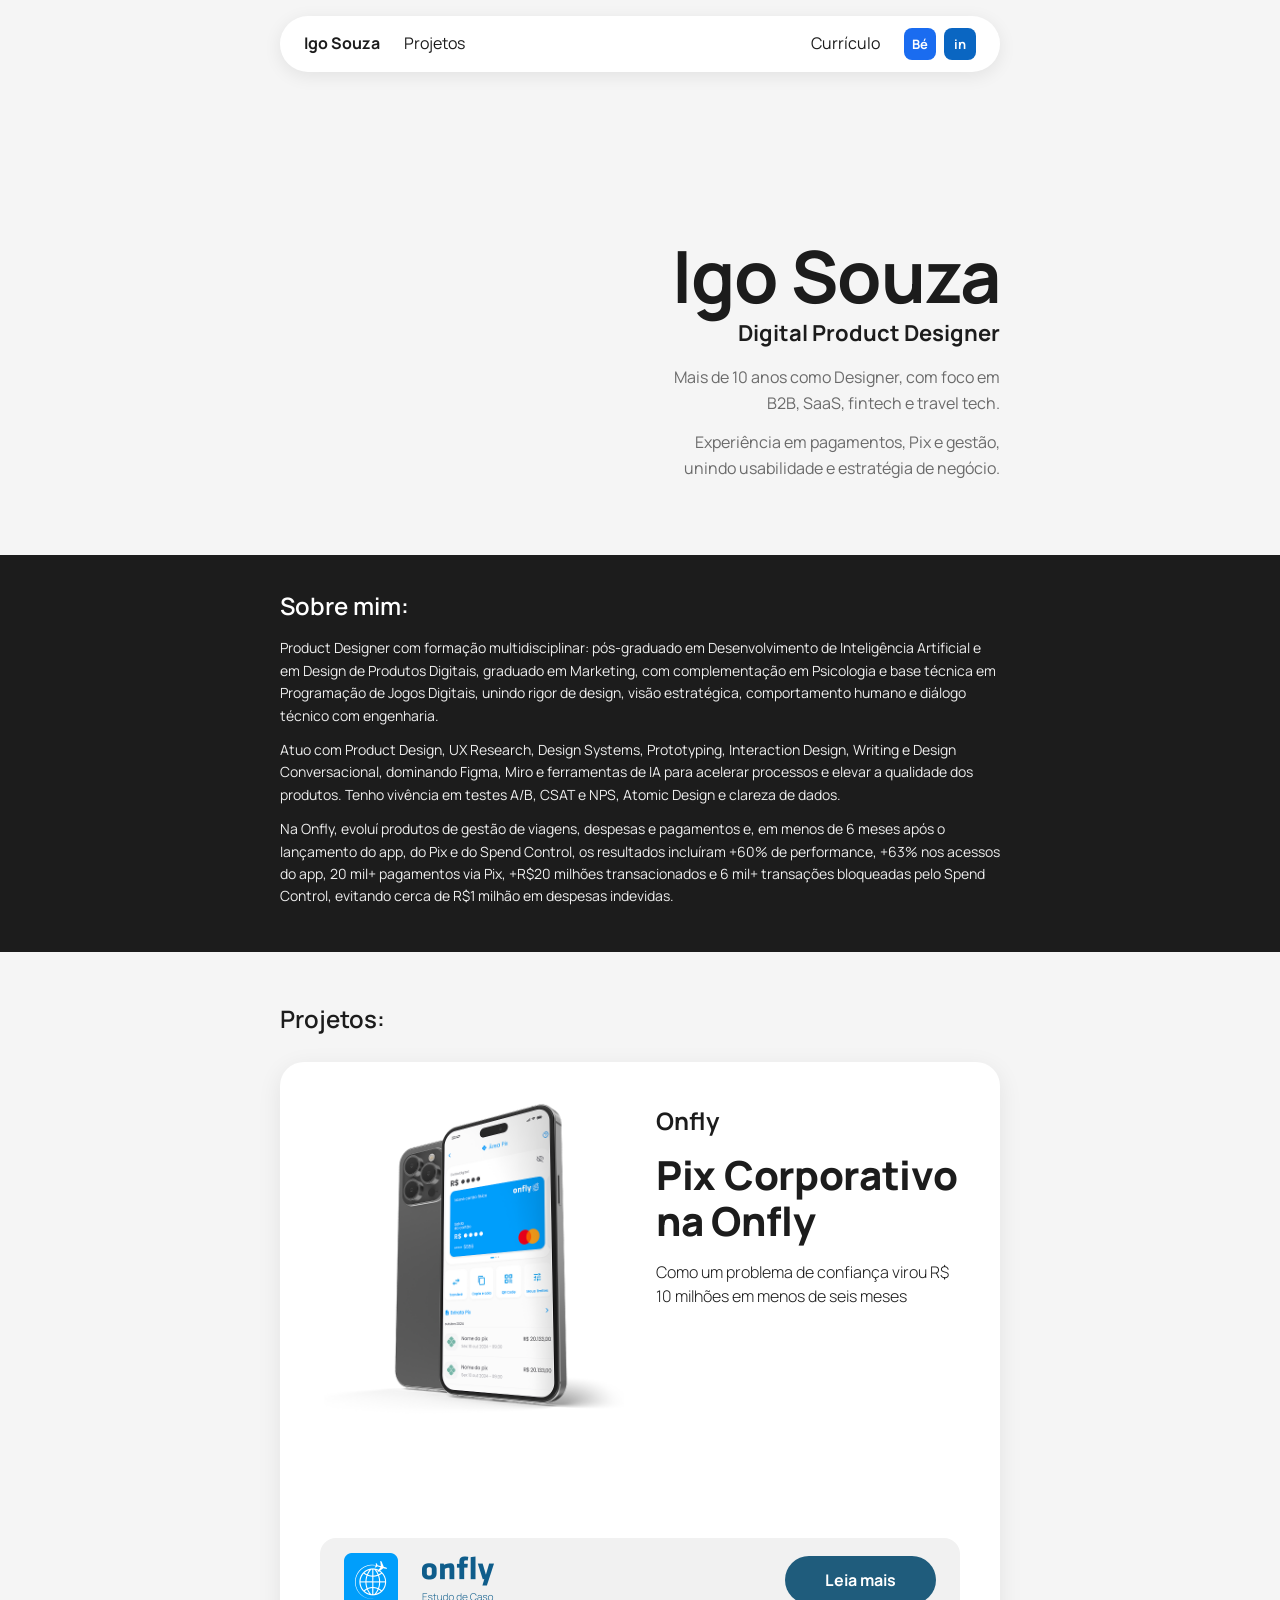
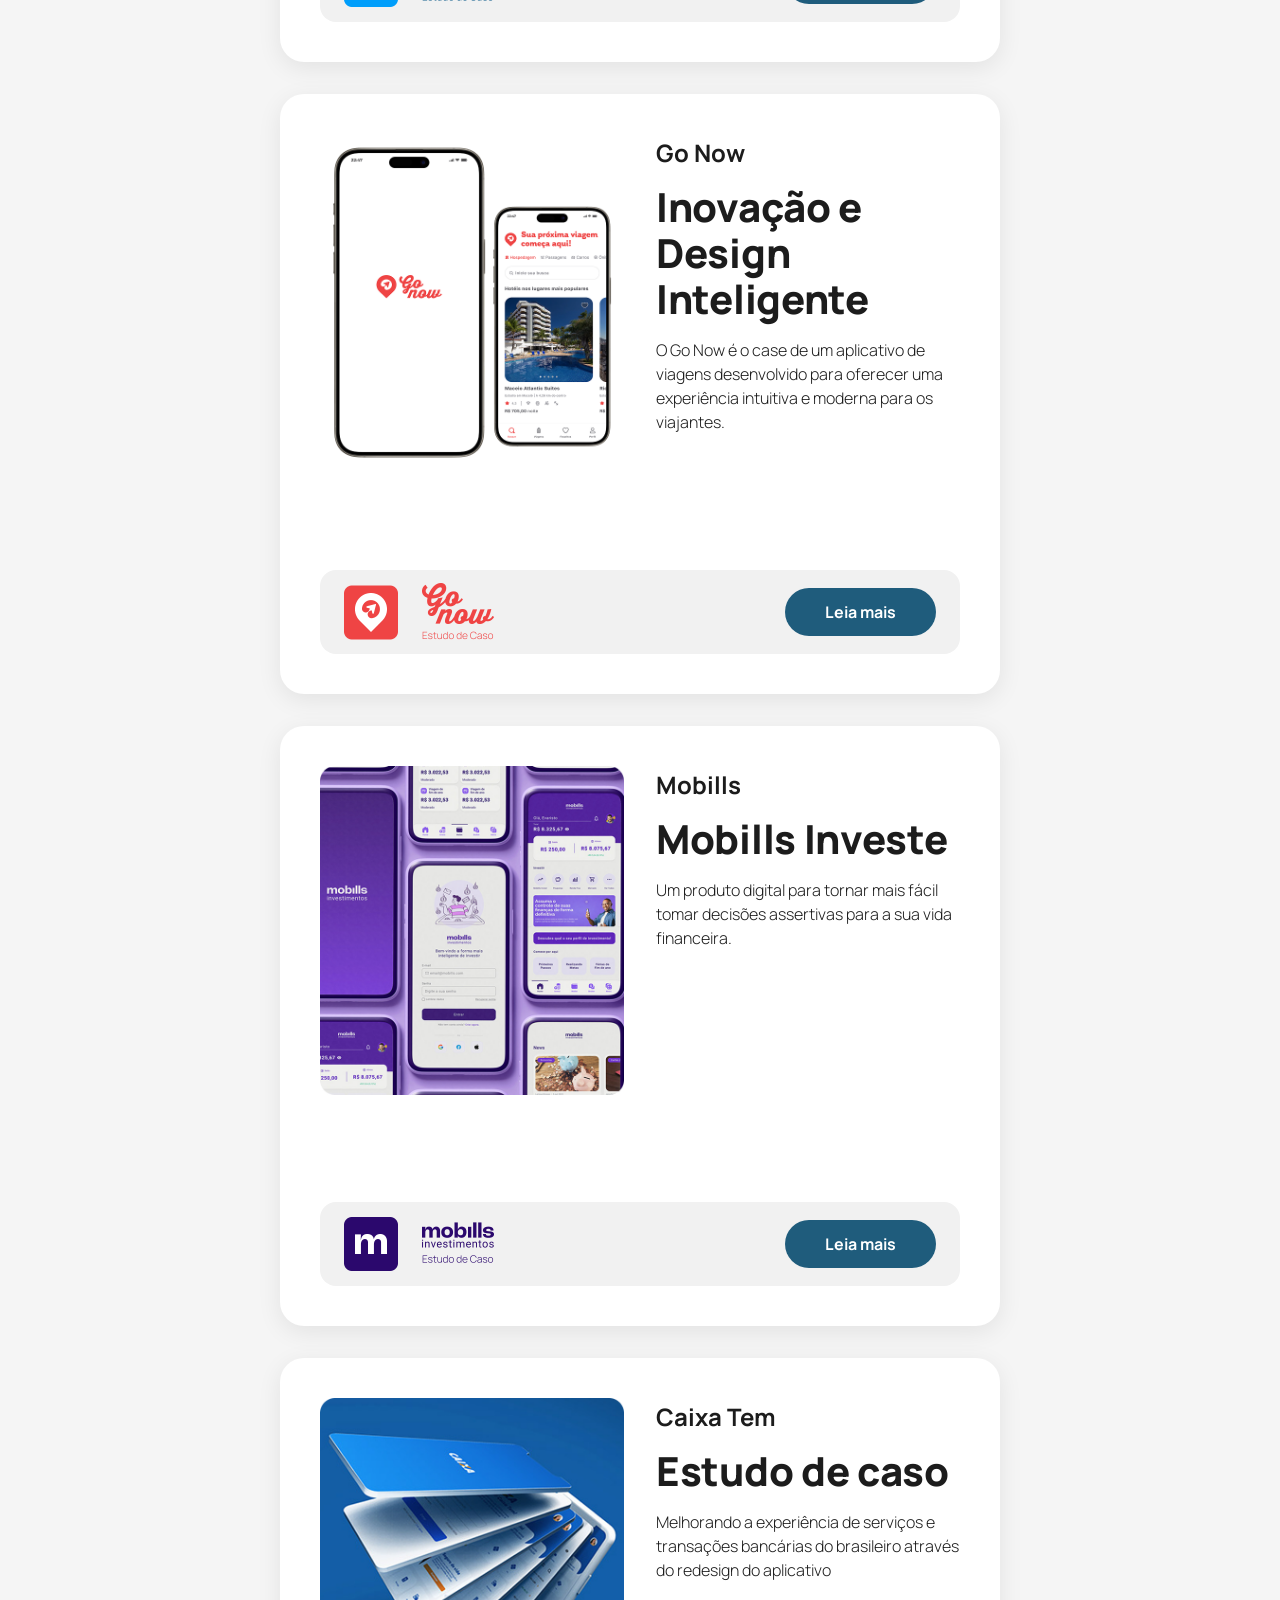
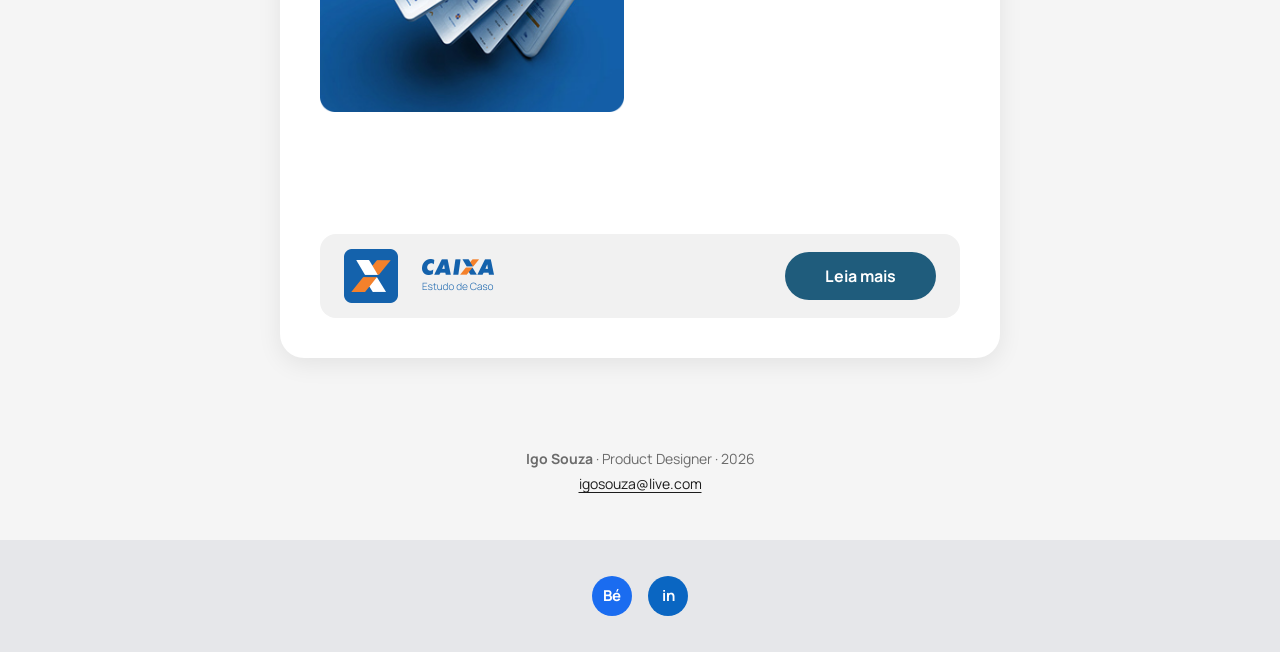
<file: index.html>
<!DOCTYPE html>
<html lang="pt-BR">
<head>
  <meta charset="UTF-8">
  <meta name="viewport" content="width=device-width, initial-scale=1.0">
  <title>Igo Souza | Digital Product Designer</title>
  <meta name="description" content="Igo Souza, Digital Product Designer especializado em B2B, SaaS, fintech e travel tech.">
  <link rel="preconnect" href="https://fonts.googleapis.com">
  <link rel="preconnect" href="https://fonts.gstatic.com" crossorigin>
  <link href="https://fonts.googleapis.com/css2?family=Manrope:wght@300;400;600;700;800&family=Montserrat:ital,wght@0,300;0,400;0,600;0,700;1,400;1,600&display=swap" rel="stylesheet">
  <link rel="stylesheet" href="assets/css/style.css">
</head>
<body>

  <header class="header" id="site-header">
    <nav class="nav">
      <div class="nav-left">
        <a class="link active" href="index.html">Igo Souza</a>
        <a class="link" href="#projetos">Projetos</a>
      </div>
      <div class="nav-right">
        <a class="link desk-only" href="assets/curriculo-igo-souza.pdf" target="_blank" rel="noopener">Currículo</a>
        <a class="social-btn" href="https://www.behance.net/igoreiz" target="_blank" rel="noopener" aria-label="Behance">Bé</a>
        <a class="social-btn li" href="https://www.linkedin.com/in/igodsouza/" target="_blank" rel="noopener" aria-label="LinkedIn">in</a>
        <button class="menu-toggle" aria-label="Abrir menu" aria-expanded="false"><span></span></button>
      </div>
    </nav>
    <div class="mobile-menu">
      <a href="index.html">Igo Souza</a>
      <a href="#projetos">Projetos</a>
      <a href="assets/curriculo-igo-souza.pdf" target="_blank" rel="noopener">Currículo</a>
      <div class="mobile-social">
        <a class="social-btn" href="https://www.behance.net/igoreiz" target="_blank" rel="noopener" aria-label="Behance">Bé</a>
        <a class="social-btn li" href="https://www.linkedin.com/in/igodsouza/" target="_blank" rel="noopener" aria-label="LinkedIn">in</a>
      </div>
    </div>
  </header>

  <div class="container">
    <section class="hero" id="topo">
      <picture>
        <source media="(max-width: 760px)" srcset="assets/img/mobile_home.webp">
        <img class="hero-img" src="assets/img/home-1.webp" alt="Retrato de Igo Souza">
      </picture>
      <div class="hero-text">
        <h1>Igo Souza</h1>
        <h2>Digital Product Designer</h2>
        <p>Mais de 10 anos como Designer, com foco em<br class="desk-br"> B2B, SaaS, fintech e travel tech.</p>
        <p>Experiência em pagamentos, Pix e gestão,<br class="desk-br"> unindo usabilidade e estratégia de negócio.</p>
      </div>
    </section>
  </div>

  <section class="about">
    <div class="about-inner">
      <h3>Sobre mim:</h3>
      <p>Product Designer com formação multidisciplinar: pós-graduado em Desenvolvimento de Inteligência Artificial e em Design de Produtos Digitais, graduado em Marketing, com complementação em Psicologia e base técnica em Programação de Jogos Digitais, unindo rigor de design, visão estratégica, comportamento humano e diálogo técnico com engenharia.</p>
      <p>Atuo com Product Design, UX Research, Design Systems, Prototyping, Interaction Design, Writing e Design Conversacional, dominando Figma, Miro e ferramentas de IA para acelerar processos e elevar a qualidade dos produtos. Tenho vivência em testes A/B, CSAT e NPS, Atomic Design e clareza de dados.</p>
      <p>Na Onfly, evoluí produtos de gestão de viagens, despesas e pagamentos e, em menos de 6 meses após o lançamento do app, do Pix e do Spend Control, os resultados incluíram +60% de performance, +63% nos acessos do app, 20 mil+ pagamentos via Pix, +R$20 milhões transacionados e 6 mil+ transações bloqueadas pelo Spend Control, evitando cerca de R$1 milhão em despesas indevidas.</p>
    </div>
  </section>

  <main class="container projects" id="projetos">
    <h2 class="section-title">Projetos:</h2>

    <article class="project-card">
      <div class="project-body">
        <img src="assets/img/home-2.png" alt="Mockup do Pix Corporativo na Onfly">
        <div class="project-text">
          <p class="project-tag">Onfly</p>
          <h3>Pix Corporativo na Onfly</h3>
          <p class="project-desc">Como um problema de confiança virou R$ 10 milhões em menos de seis meses</p>
        </div>
      </div>
      <div class="project-footer">
        <img class="logo" src="assets/img/logos/logo-onfly.png" alt="onfly · Estudo de Caso">
        <a class="btn-leia" href="pix.html">Leia mais</a>
      </div>
    </article>

    <article class="project-card">
      <div class="project-body">
        <img src="assets/img/home-3.png" alt="Telas do Go Now">
        <div class="project-text">
          <p class="project-tag">Go Now</p>
          <h3>Inovação e Design Inteligente</h3>
          <p class="project-desc">O Go Now é o case de um aplicativo de viagens desenvolvido para oferecer uma experiência intuitiva e moderna para os viajantes.</p>
        </div>
      </div>
      <div class="project-footer">
        <img class="logo" src="assets/img/logos/logo-gonow.png" alt="Go Now · Estudo de Caso">
        <a class="btn-leia" href="go-now.html">Leia mais</a>
      </div>
    </article>

    <article class="project-card">
      <div class="project-body">
        <img src="assets/img/home-4.png" alt="Telas do Mobills Investimentos">
        <div class="project-text">
          <p class="project-tag">Mobills</p>
          <h3>Mobills Investe</h3>
          <p class="project-desc">Um produto digital para tornar mais fácil tomar decisões assertivas para a sua vida financeira.</p>
        </div>
      </div>
      <div class="project-footer">
        <img class="logo" src="assets/img/logos/logo-mobills.png" alt="mobills investimentos · Estudo de Caso">
        <a class="btn-leia" href="mobills.html">Leia mais</a>
      </div>
    </article>

    <article class="project-card">
      <div class="project-body">
        <img src="assets/img/home-5.png" alt="Cartões do Caixa Tem">
        <div class="project-text">
          <p class="project-tag">Caixa Tem</p>
          <h3>Estudo de caso</h3>
          <p class="project-desc">Melhorando a experiência de serviços e transações bancárias do brasileiro através do redesign do aplicativo</p>
        </div>
      </div>
      <div class="project-footer">
        <img class="logo" src="assets/img/logos/logo-caixa.png" alt="CAIXA · Estudo de Caso">
        <a class="btn-leia" href="caixa-tem.html">Leia mais</a>
      </div>
    </article>
  </main>

  <p class="case-footer">
    <strong>Igo Souza</strong> · Product Designer · 2026<br>
    <a href="mailto:igosouza@live.com">igosouza@live.com</a>
  </p>

  <footer class="footer">
    <div class="socials">
      <a class="social-btn" href="https://www.behance.net/igoreiz" target="_blank" rel="noopener" aria-label="Behance">Bé</a>
      <a class="social-btn li" href="https://www.linkedin.com/in/igodsouza/" target="_blank" rel="noopener" aria-label="LinkedIn">in</a>
    </div>
  </footer>

  <script src="assets/js/main.js" defer></script>
</body>
</html>
</file>
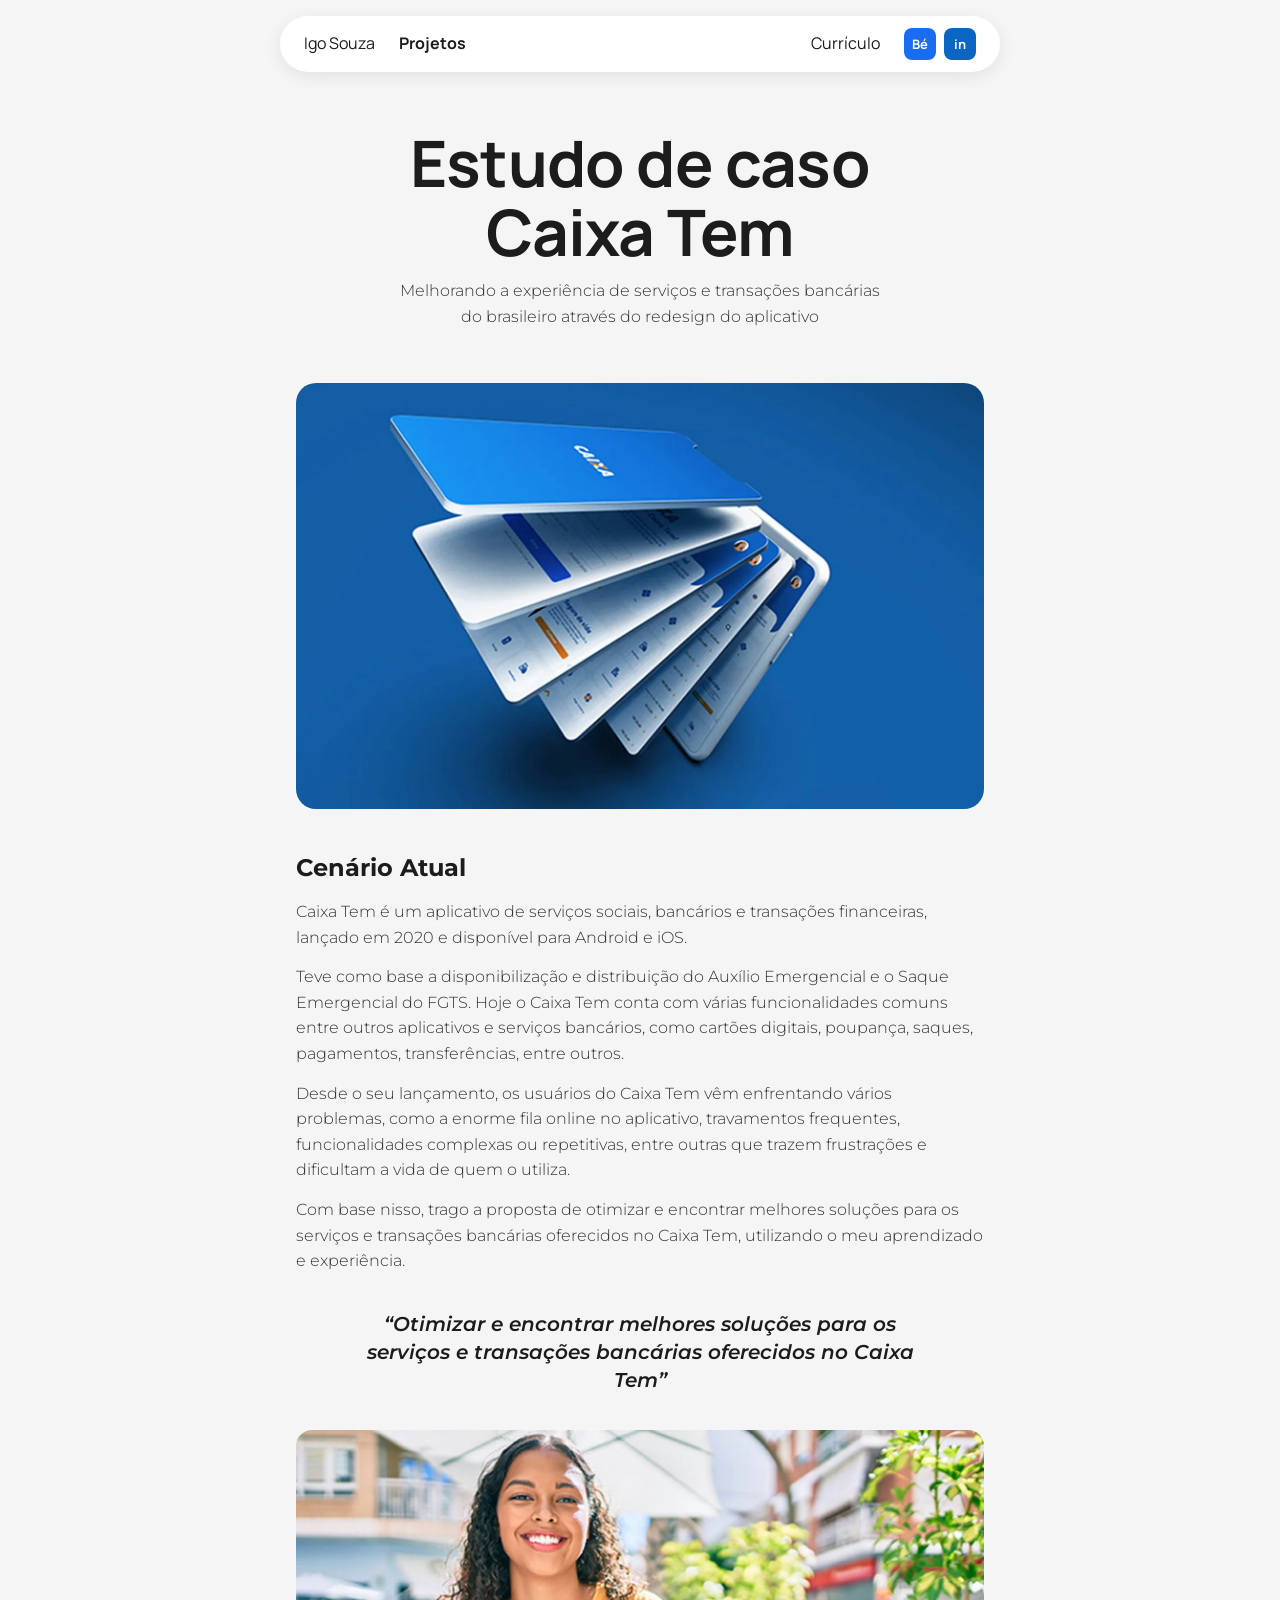
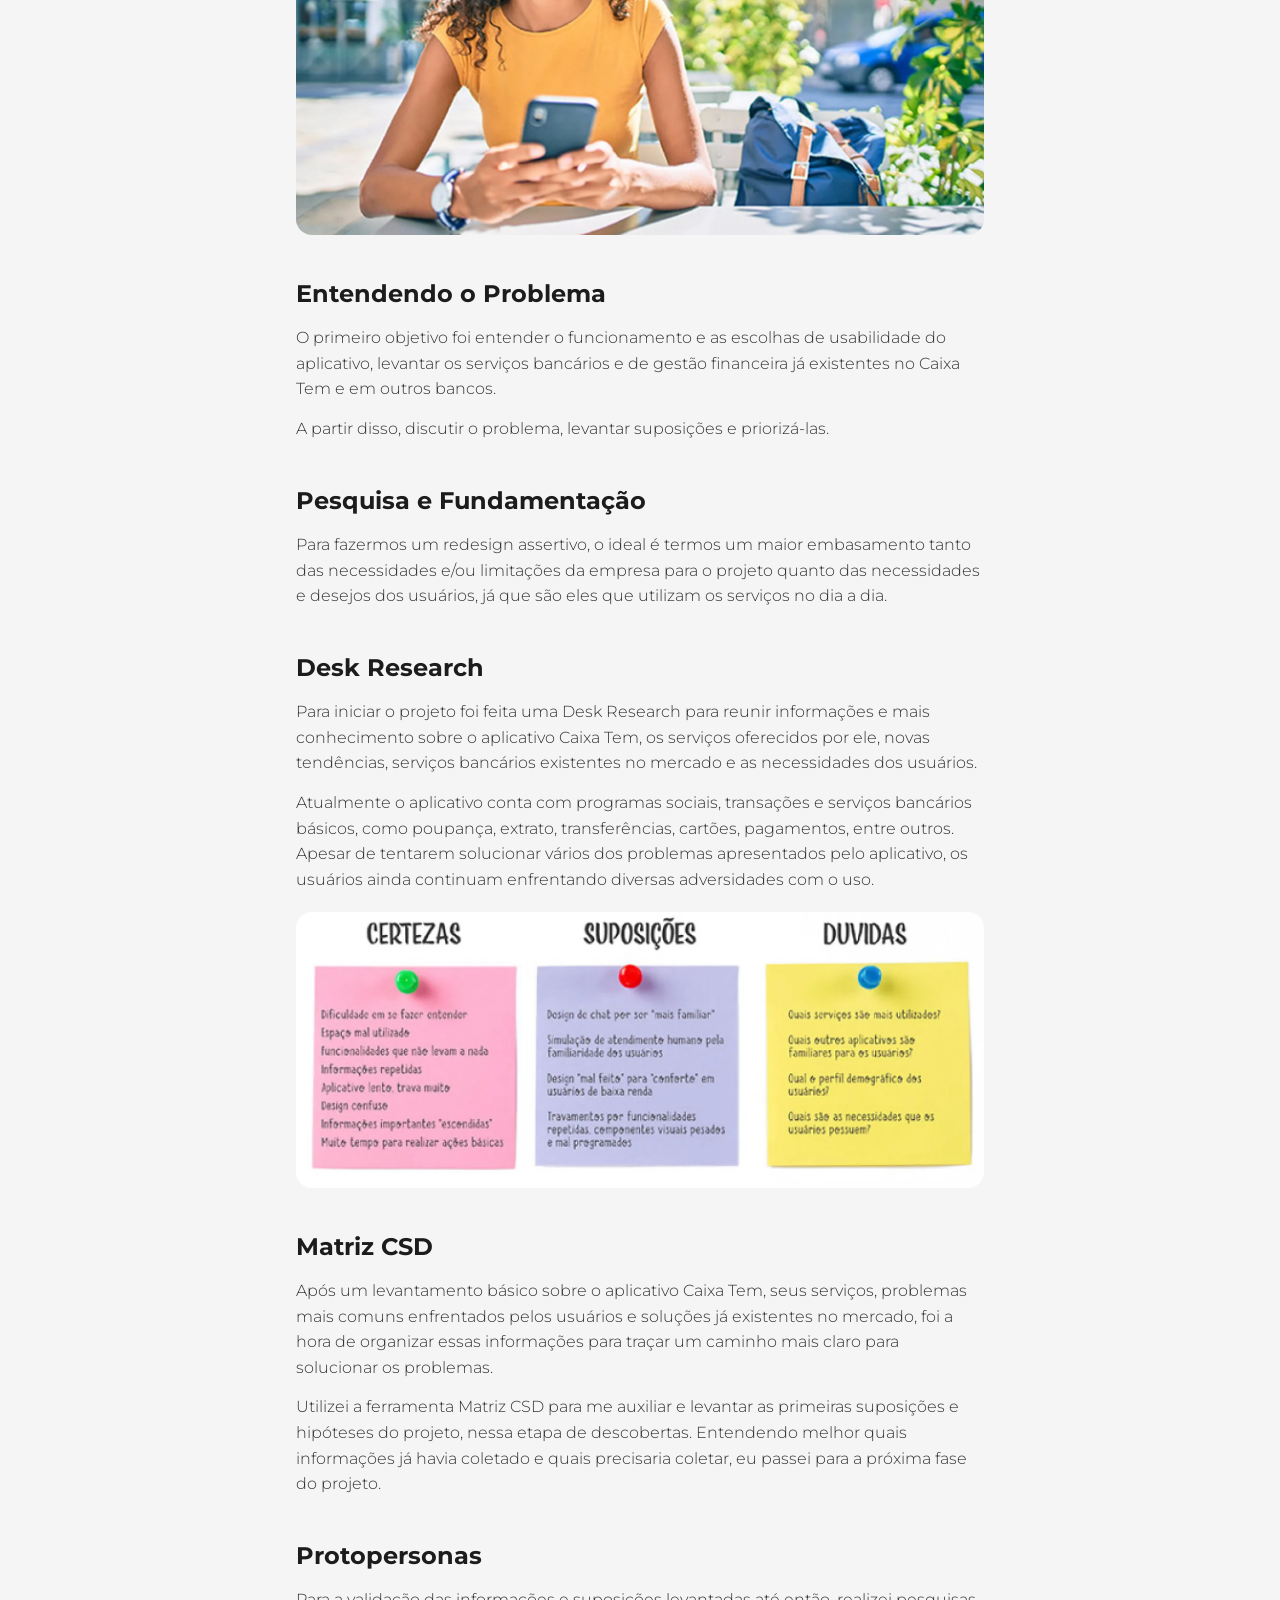
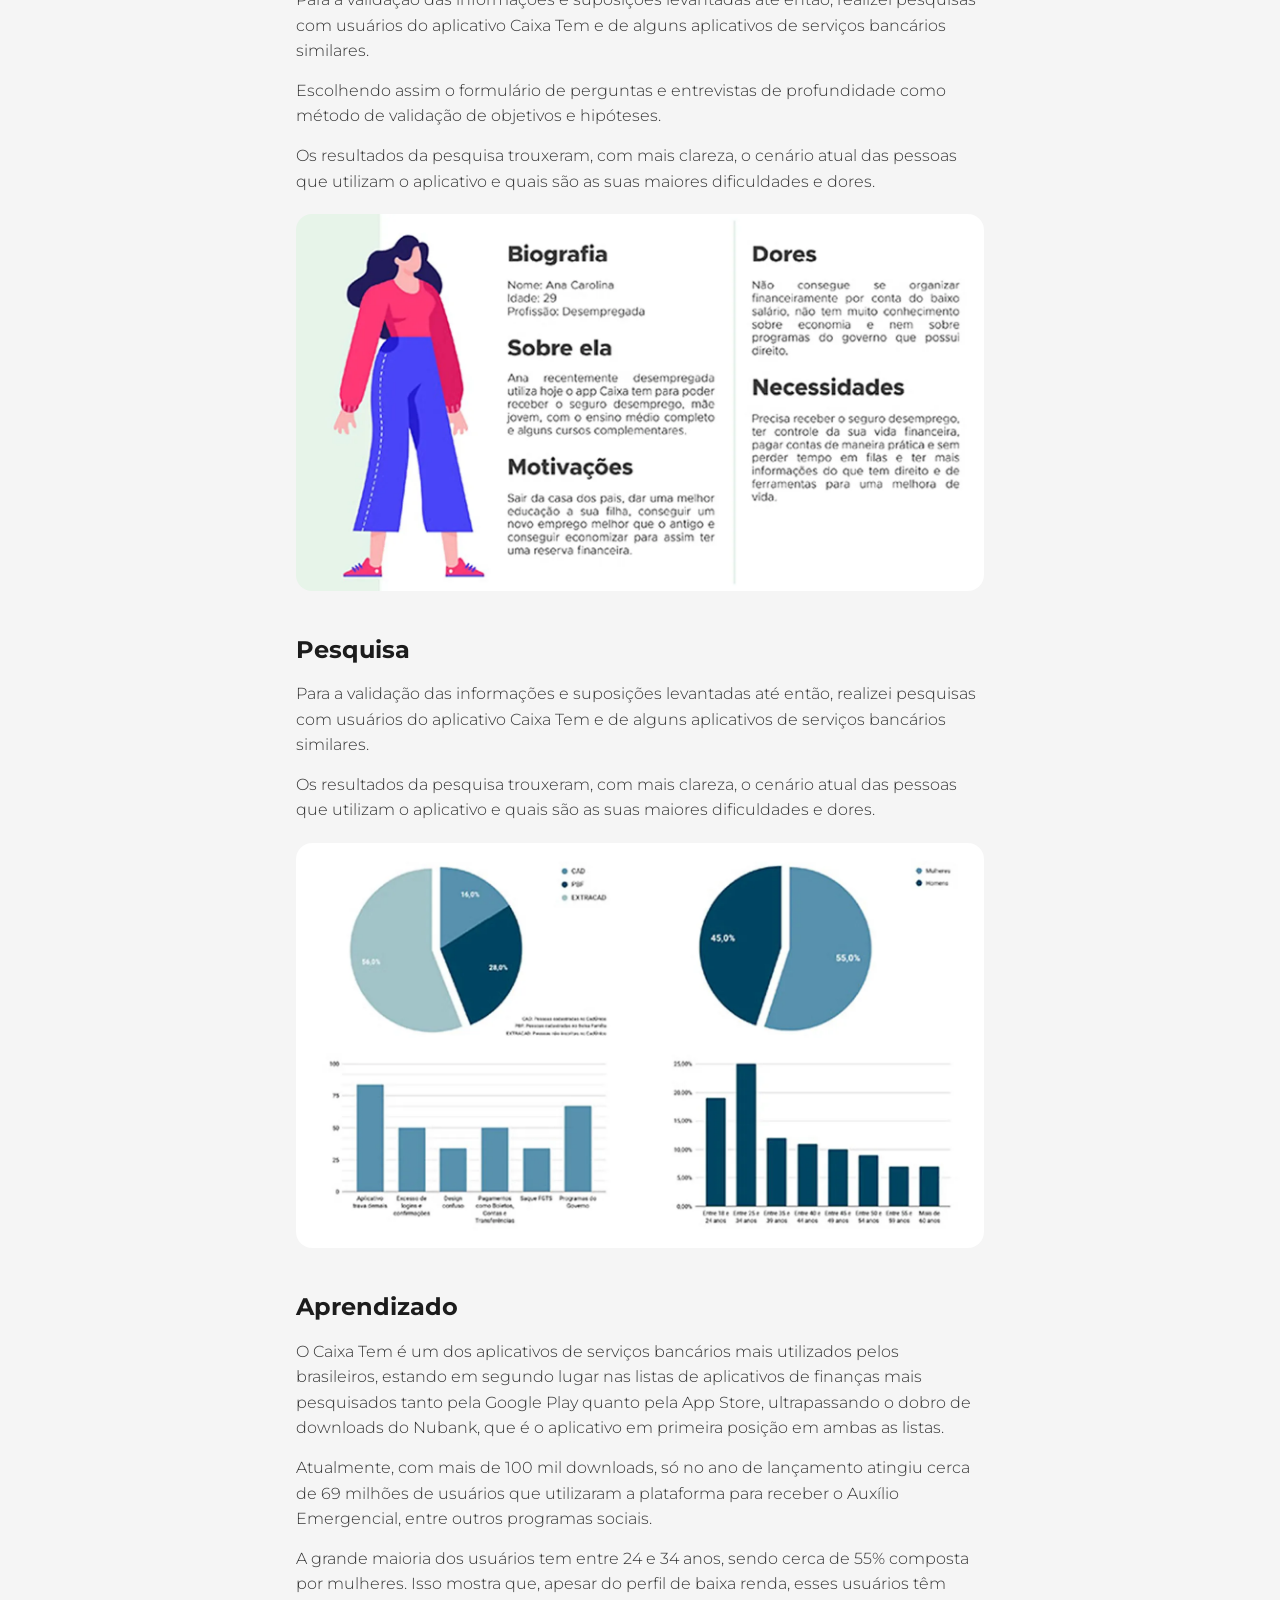
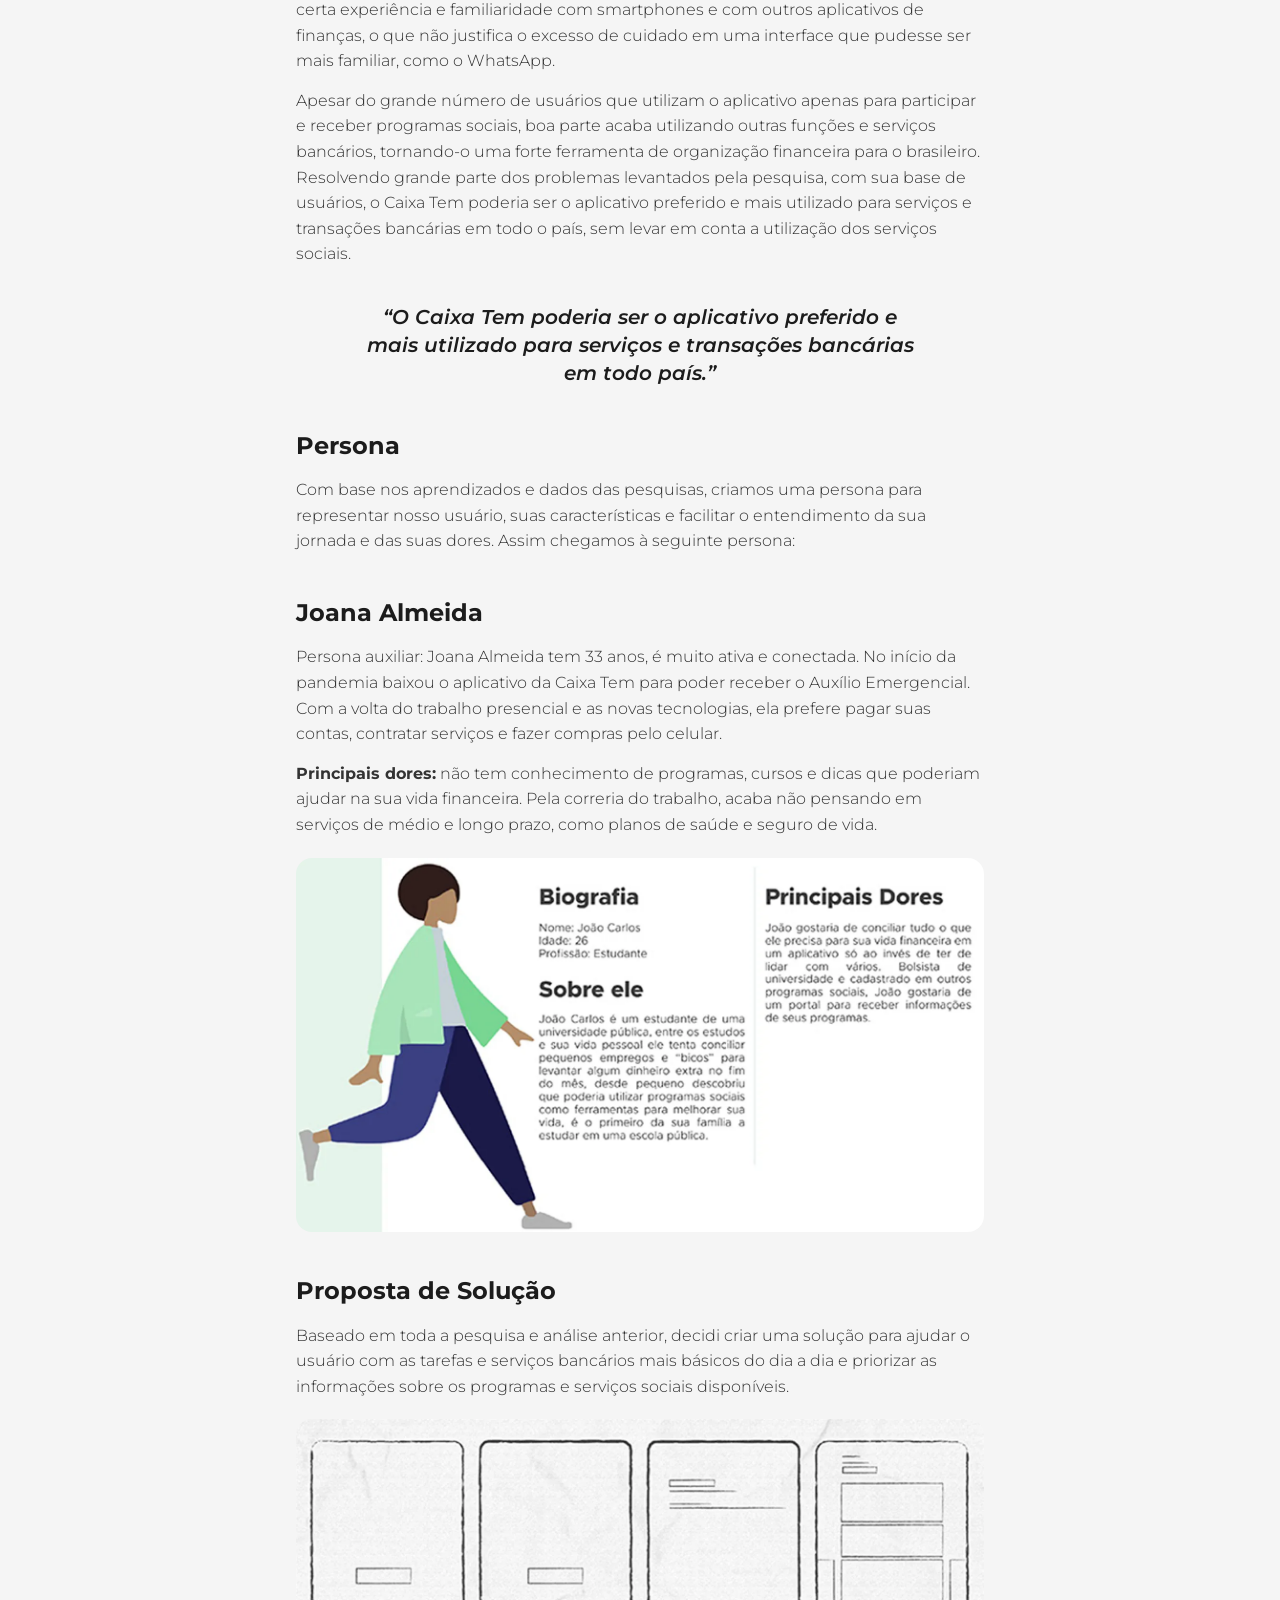
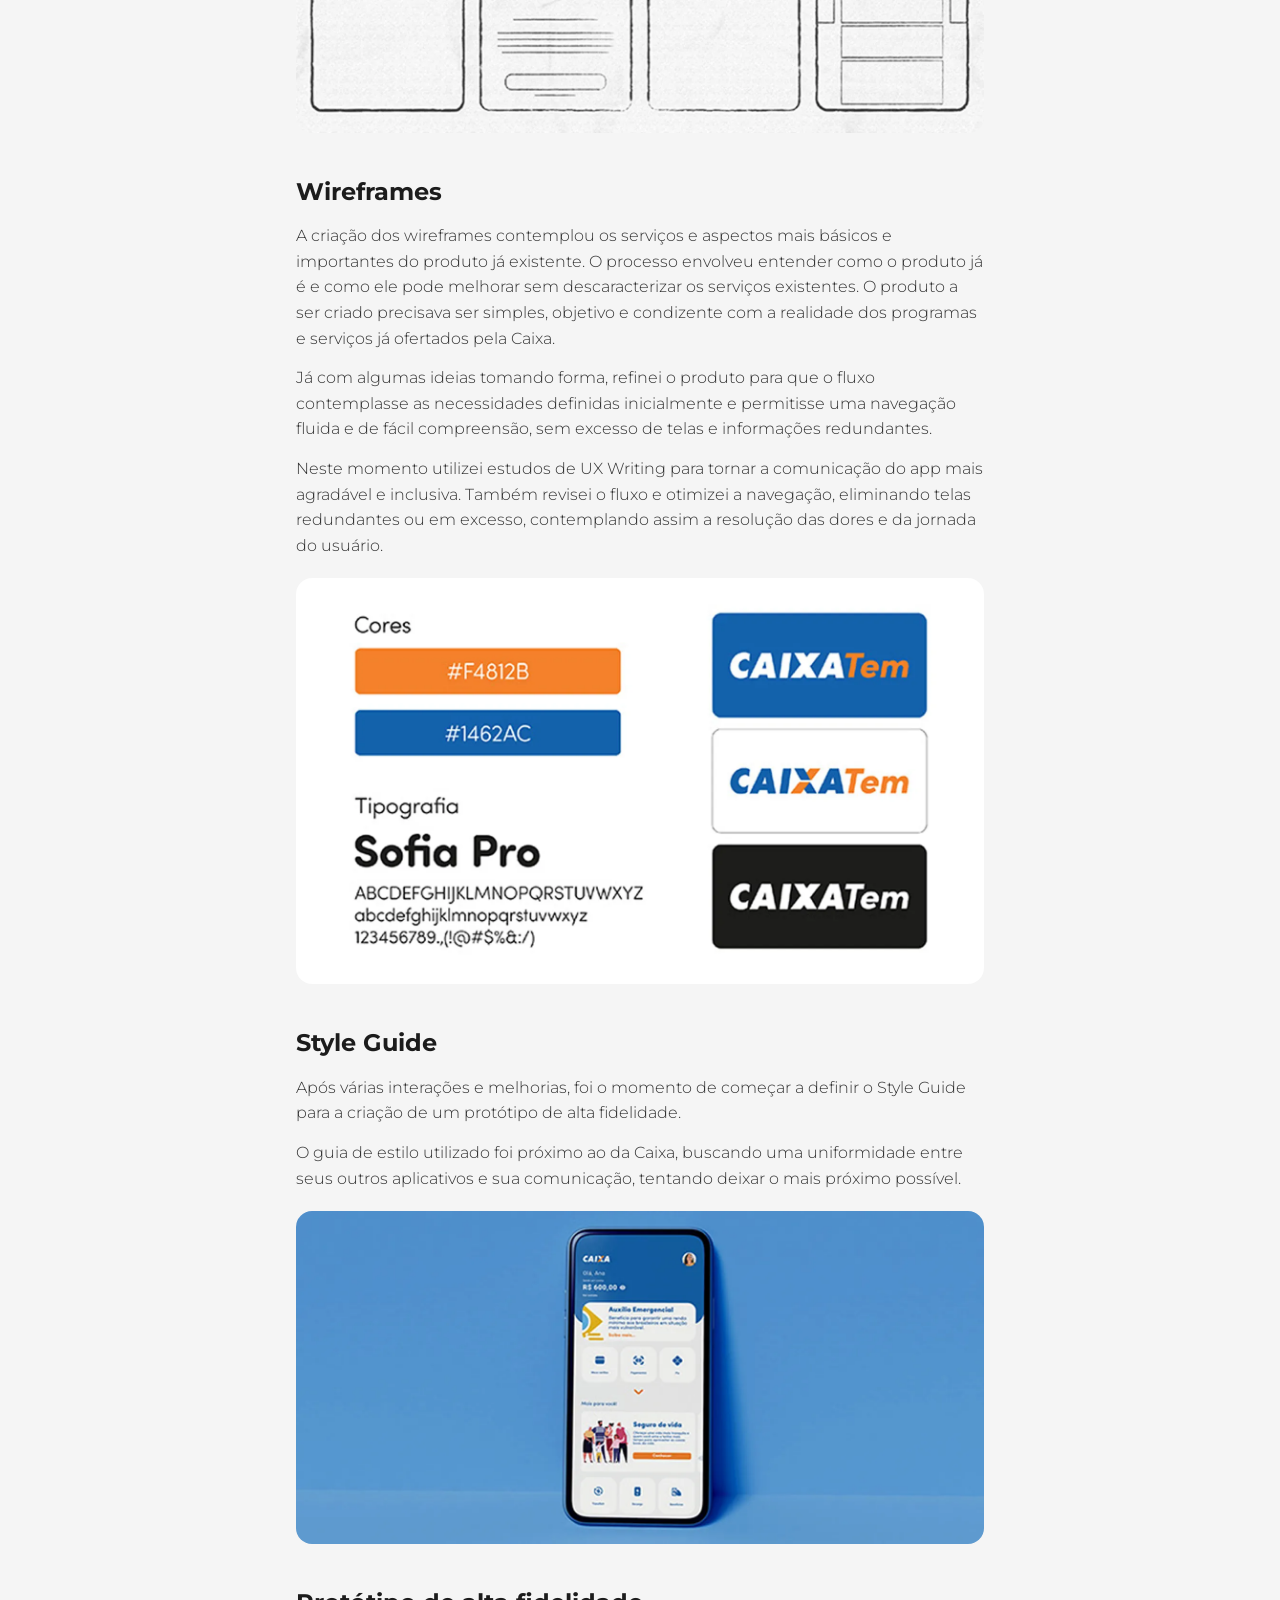
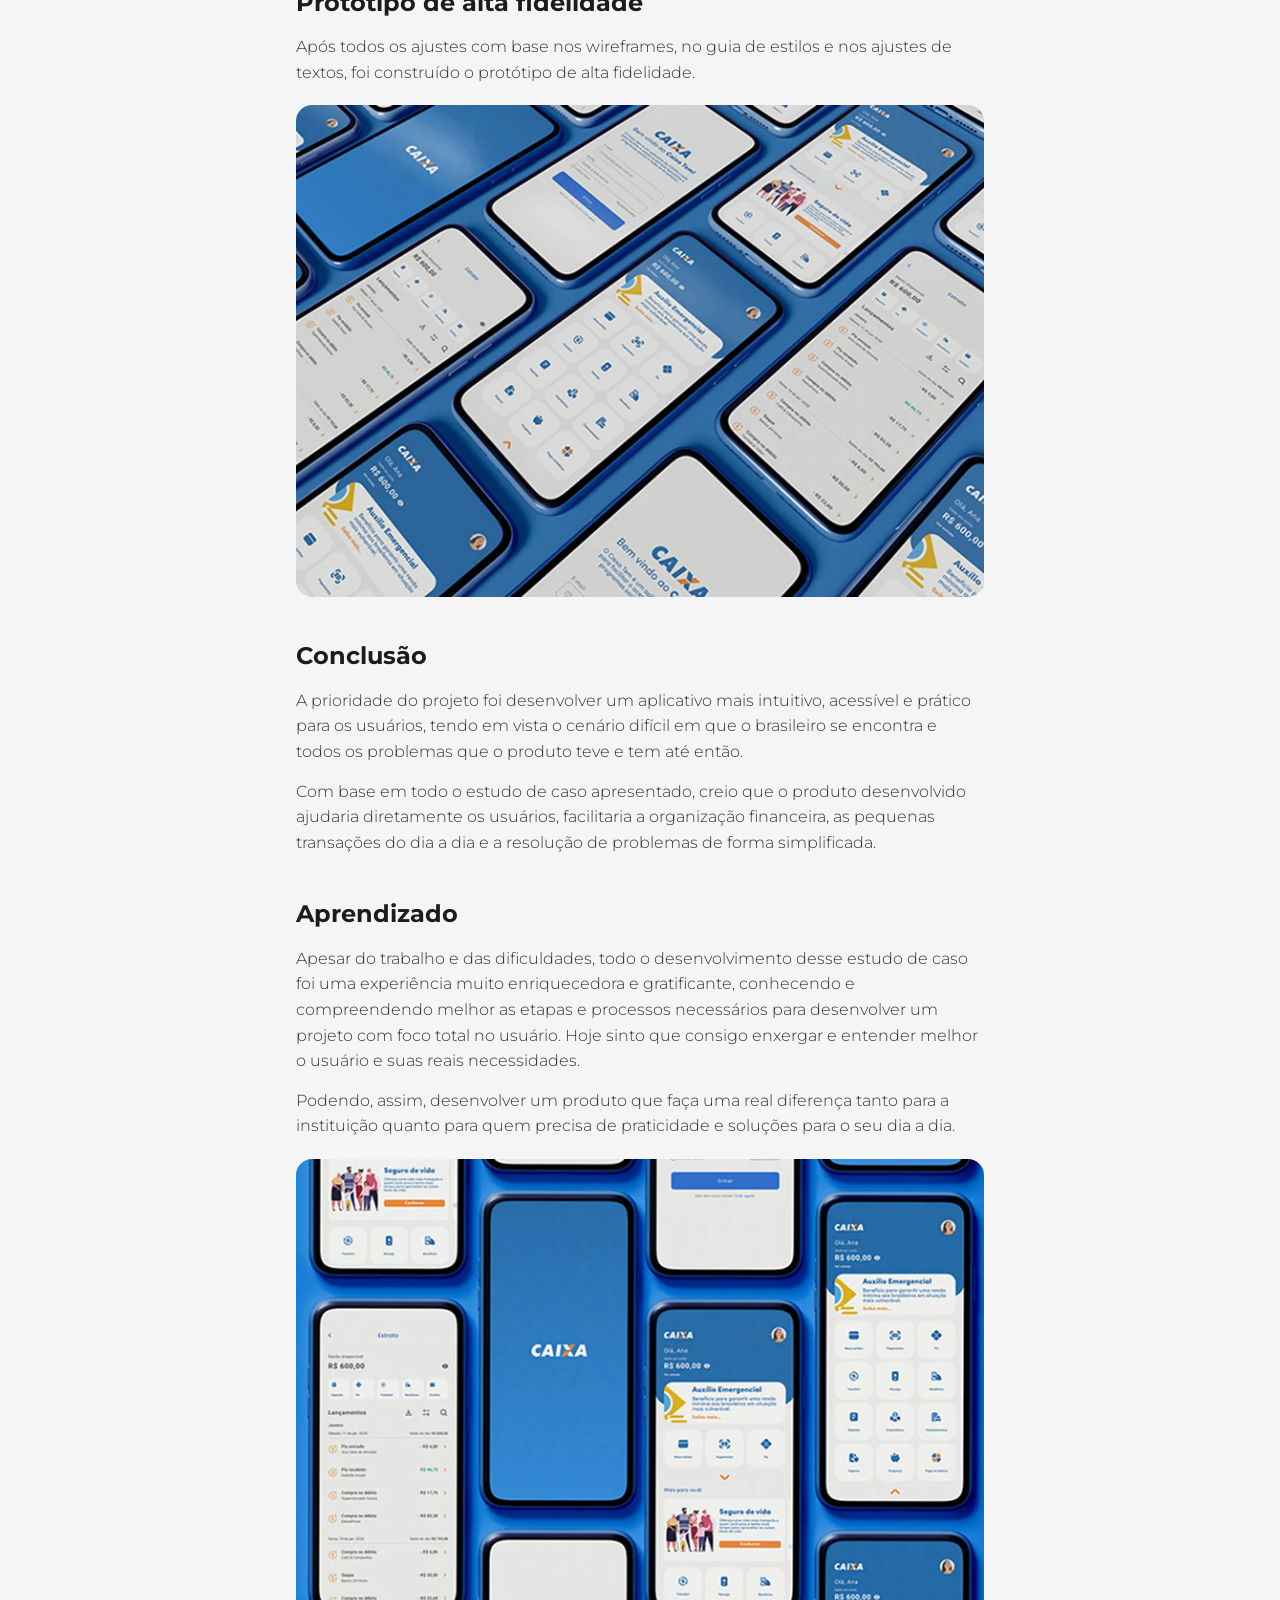
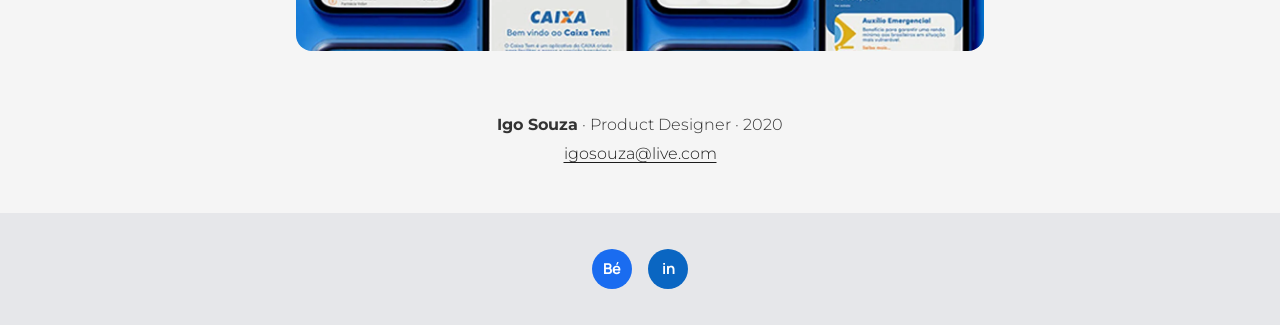
<file: caixa-tem.html>
<!DOCTYPE html>
<html lang="pt-BR">
<head>
  <meta charset="UTF-8">
  <meta name="viewport" content="width=device-width, initial-scale=1.0">
  <title>Estudo de caso Caixa Tem | Igo Souza</title>
  <link rel="preconnect" href="https://fonts.googleapis.com">
  <link rel="preconnect" href="https://fonts.gstatic.com" crossorigin>
  <link href="https://fonts.googleapis.com/css2?family=Manrope:wght@300;400;600;700;800&family=Montserrat:ital,wght@0,300;0,400;0,600;0,700;1,400;1,600&display=swap" rel="stylesheet">
  <link rel="stylesheet" href="assets/css/style.css">
</head>
<body class="case-page">

  <header class="header" id="site-header">
    <nav class="nav">
      <div class="nav-left">
        <a class="link" href="index.html">Igo Souza</a>
        <a class="link active" href="index.html#projetos">Projetos</a>
      </div>
      <div class="nav-right">
        <a class="link desk-only" href="assets/curriculo-igo-souza.pdf" target="_blank" rel="noopener">Currículo</a>
        <a class="social-btn" href="https://www.behance.net/igoreiz" target="_blank" rel="noopener" aria-label="Behance">Bé</a>
        <a class="social-btn li" href="https://www.linkedin.com/in/igodsouza/" target="_blank" rel="noopener" aria-label="LinkedIn">in</a>
        <button class="menu-toggle" aria-label="Abrir menu" aria-expanded="false"><span></span></button>
      </div>
    </nav>
    <div class="mobile-menu">
      <a href="index.html">Igo Souza</a>
      <a href="index.html#projetos">Projetos</a>
      <a href="assets/curriculo-igo-souza.pdf" target="_blank" rel="noopener">Currículo</a>
      <div class="mobile-social">
        <a class="social-btn" href="https://www.behance.net/igoreiz" target="_blank" rel="noopener" aria-label="Behance">Bé</a>
        <a class="social-btn li" href="https://www.linkedin.com/in/igodsouza/" target="_blank" rel="noopener" aria-label="LinkedIn">in</a>
      </div>
    </div>
  </header>

  <main class="container case">
    <section class="case-hero">
      <h1>Estudo de caso <br class="desk-br">Caixa Tem</h1>
      <p>Melhorando a experiência de serviços e transações bancárias <br class="desk-br">do brasileiro através do redesign do aplicativo</p>
    </section>

    <img class="case-cover" src="assets/img/case-caixa-tem-1.webp" alt="Cartões digitais do Caixa Tem">

    <h2>Cenário Atual</h2>
    <p>Caixa Tem é um aplicativo de serviços sociais, bancários e transações financeiras, lançado em 2020 e disponível para Android e iOS.</p>
    <p>Teve como base a disponibilização e distribuição do Auxílio Emergencial e o Saque Emergencial do FGTS. Hoje o Caixa Tem conta com várias funcionalidades comuns entre outros aplicativos e serviços bancários, como cartões digitais, poupança, saques, pagamentos, transferências, entre outros.</p>
    <p>Desde o seu lançamento, os usuários do Caixa Tem vêm enfrentando vários problemas, como a enorme fila online no aplicativo, travamentos frequentes, funcionalidades complexas ou repetitivas, entre outras que trazem frustrações e dificultam a vida de quem o utiliza.</p>
    <p>Com base nisso, trago a proposta de otimizar e encontrar melhores soluções para os serviços e transações bancárias oferecidos no Caixa Tem, utilizando o meu aprendizado e experiência.</p>
    <div class="quote">“Otimizar e encontrar melhores soluções para os serviços e transações bancárias oferecidos no Caixa Tem”</div>
    <img class="case-img" src="assets/img/case-caixa-tem-2.webp" alt="Usuária utilizando o celular">

    <h2>Entendendo o Problema</h2>
    <p>O primeiro objetivo foi entender o funcionamento e as escolhas de usabilidade do aplicativo, levantar os serviços bancários e de gestão financeira já existentes no Caixa Tem e em outros bancos.</p>
    <p>A partir disso, discutir o problema, levantar suposições e priorizá-las.</p>

    <h2>Pesquisa e Fundamentação</h2>
    <p>Para fazermos um redesign assertivo, o ideal é termos um maior embasamento tanto das necessidades e/ou limitações da empresa para o projeto quanto das necessidades e desejos dos usuários, já que são eles que utilizam os serviços no dia a dia.</p>

    <h2>Desk Research</h2>
    <p>Para iniciar o projeto foi feita uma Desk Research para reunir informações e mais conhecimento sobre o aplicativo Caixa Tem, os serviços oferecidos por ele, novas tendências, serviços bancários existentes no mercado e as necessidades dos usuários.</p>
    <p>Atualmente o aplicativo conta com programas sociais, transações e serviços bancários básicos, como poupança, extrato, transferências, cartões, pagamentos, entre outros. Apesar de tentarem solucionar vários dos problemas apresentados pelo aplicativo, os usuários ainda continuam enfrentando diversas adversidades com o uso.</p>
    <img class="case-img" src="assets/img/case-caixa-tem-3.webp" alt="Certezas, suposições e dúvidas">

    <h2>Matriz CSD</h2>
    <p>Após um levantamento básico sobre o aplicativo Caixa Tem, seus serviços, problemas mais comuns enfrentados pelos usuários e soluções já existentes no mercado, foi a hora de organizar essas informações para traçar um caminho mais claro para solucionar os problemas.</p>
    <p>Utilizei a ferramenta Matriz CSD para me auxiliar e levantar as primeiras suposições e hipóteses do projeto, nessa etapa de descobertas. Entendendo melhor quais informações já havia coletado e quais precisaria coletar, eu passei para a próxima fase do projeto.</p>

    <h2>Protopersonas</h2>
    <p>Para a validação das informações e suposições levantadas até então, realizei pesquisas com usuários do aplicativo Caixa Tem e de alguns aplicativos de serviços bancários similares.</p>
    <p>Escolhendo assim o formulário de perguntas e entrevistas de profundidade como método de validação de objetivos e hipóteses.</p>
    <p>Os resultados da pesquisa trouxeram, com mais clareza, o cenário atual das pessoas que utilizam o aplicativo e quais são as suas maiores dificuldades e dores.</p>
    <img class="case-img" src="assets/img/case-caixa-tem-4.webp" alt="Protopersonas e dores dos usuários">

    <h2>Pesquisa</h2>
    <p>Para a validação das informações e suposições levantadas até então, realizei pesquisas com usuários do aplicativo Caixa Tem e de alguns aplicativos de serviços bancários similares.</p>
    <p>Os resultados da pesquisa trouxeram, com mais clareza, o cenário atual das pessoas que utilizam o aplicativo e quais são as suas maiores dificuldades e dores.</p>
    <img class="case-img" src="assets/img/case-caixa-tem-5.webp" alt="Gráficos da pesquisa">

    <h2>Aprendizado</h2>
    <p>O Caixa Tem é um dos aplicativos de serviços bancários mais utilizados pelos brasileiros, estando em segundo lugar nas listas de aplicativos de finanças mais pesquisados tanto pela Google Play quanto pela App Store, ultrapassando o dobro de downloads do Nubank, que é o aplicativo em primeira posição em ambas as listas.</p>
    <p>Atualmente, com mais de 100 mil downloads, só no ano de lançamento atingiu cerca de 69 milhões de usuários que utilizaram a plataforma para receber o Auxílio Emergencial, entre outros programas sociais.</p>
    <p>A grande maioria dos usuários tem entre 24 e 34 anos, sendo cerca de 55% composta por mulheres. Isso mostra que, apesar do perfil de baixa renda, esses usuários têm certa experiência e familiaridade com smartphones e com outros aplicativos de finanças, o que não justifica o excesso de cuidado em uma interface que pudesse ser mais familiar, como o WhatsApp.</p>
    <p>Apesar do grande número de usuários que utilizam o aplicativo apenas para participar e receber programas sociais, boa parte acaba utilizando outras funções e serviços bancários, tornando-o uma forte ferramenta de organização financeira para o brasileiro. Resolvendo grande parte dos problemas levantados pela pesquisa, com sua base de usuários, o Caixa Tem poderia ser o aplicativo preferido e mais utilizado para serviços e transações bancárias em todo o país, sem levar em conta a utilização dos serviços sociais.</p>
    <div class="quote">“O Caixa Tem poderia ser o aplicativo preferido e mais utilizado para serviços e transações bancárias em todo país.”</div>

    <h2>Persona</h2>
    <p>Com base nos aprendizados e dados das pesquisas, criamos uma persona para representar nosso usuário, suas características e facilitar o entendimento da sua jornada e das suas dores. Assim chegamos à seguinte persona:</p>
    <h2>Joana Almeida</h2>
    <p>Persona auxiliar: Joana Almeida tem 33 anos, é muito ativa e conectada. No início da pandemia baixou o aplicativo da Caixa Tem para poder receber o Auxílio Emergencial. Com a volta do trabalho presencial e as novas tecnologias, ela prefere pagar suas contas, contratar serviços e fazer compras pelo celular.</p>
    <p><strong>Principais dores:</strong> não tem conhecimento de programas, cursos e dicas que poderiam ajudar na sua vida financeira. Pela correria do trabalho, acaba não pensando em serviços de médio e longo prazo, como planos de saúde e seguro de vida.</p>
    <img class="case-img" src="assets/img/case-caixa-tem-6.webp" alt="Persona Joana Almeida">

    <h2>Proposta de Solução</h2>
    <p>Baseado em toda a pesquisa e análise anterior, decidi criar uma solução para ajudar o usuário com as tarefas e serviços bancários mais básicos do dia a dia e priorizar as informações sobre os programas e serviços sociais disponíveis.</p>
    <img class="case-img" src="assets/img/case-caixa-tem-7.webp" alt="Esboços de telas">

    <h2>Wireframes</h2>
    <p>A criação dos wireframes contemplou os serviços e aspectos mais básicos e importantes do produto já existente. O processo envolveu entender como o produto já é e como ele pode melhorar sem descaracterizar os serviços existentes. O produto a ser criado precisava ser simples, objetivo e condizente com a realidade dos programas e serviços já ofertados pela Caixa.</p>
    <p>Já com algumas ideias tomando forma, refinei o produto para que o fluxo contemplasse as necessidades definidas inicialmente e permitisse uma navegação fluida e de fácil compreensão, sem excesso de telas e informações redundantes.</p>
    <p>Neste momento utilizei estudos de UX Writing para tornar a comunicação do app mais agradável e inclusiva. Também revisei o fluxo e otimizei a navegação, eliminando telas redundantes ou em excesso, contemplando assim a resolução das dores e da jornada do usuário.</p>
    <img class="case-img" src="assets/img/case-caixa-tem-8.webp" alt="Wireframes do Caixa Tem">

    <h2>Style Guide</h2>
    <p>Após várias interações e melhorias, foi o momento de começar a definir o Style Guide para a criação de um protótipo de alta fidelidade.</p>
    <p>O guia de estilo utilizado foi próximo ao da Caixa, buscando uma uniformidade entre seus outros aplicativos e sua comunicação, tentando deixar o mais próximo possível.</p>
    <img class="case-img" src="assets/img/case-caixa-tem-9.webp" alt="Style guide do Caixa Tem">

    <h2>Protótipo de alta fidelidade</h2>
    <p>Após todos os ajustes com base nos wireframes, no guia de estilos e nos ajustes de textos, foi construído o protótipo de alta fidelidade.</p>
    <img class="case-img" src="assets/img/case-caixa-tem-10.webp" alt="Protótipo de alta fidelidade">

    <h2>Conclusão</h2>
    <p>A prioridade do projeto foi desenvolver um aplicativo mais intuitivo, acessível e prático para os usuários, tendo em vista o cenário difícil em que o brasileiro se encontra e todos os problemas que o produto teve e tem até então.</p>
    <p>Com base em todo o estudo de caso apresentado, creio que o produto desenvolvido ajudaria diretamente os usuários, facilitaria a organização financeira, as pequenas transações do dia a dia e a resolução de problemas de forma simplificada.</p>

    <h2>Aprendizado</h2>
    <p>Apesar do trabalho e das dificuldades, todo o desenvolvimento desse estudo de caso foi uma experiência muito enriquecedora e gratificante, conhecendo e compreendendo melhor as etapas e processos necessários para desenvolver um projeto com foco total no usuário. Hoje sinto que consigo enxergar e entender melhor o usuário e suas reais necessidades.</p>
    <p>Podendo, assim, desenvolver um produto que faça uma real diferença tanto para a instituição quanto para quem precisa de praticidade e soluções para o seu dia a dia.</p>
    <img class="case-img" src="assets/img/case-caixa-tem-11.webp" alt="Telas finais do Caixa Tem">

    <p class="case-footer"><strong>Igo Souza</strong> · Product Designer · 2020<br>
      <a href="mailto:igosouza@live.com">igosouza@live.com</a></p>
  </main>

  <footer class="footer">
    <div class="socials">
      <a class="social-btn" href="https://www.behance.net/igoreiz" target="_blank" rel="noopener" aria-label="Behance">Bé</a>
      <a class="social-btn li" href="https://www.linkedin.com/in/igodsouza/" target="_blank" rel="noopener" aria-label="LinkedIn">in</a>
    </div>
  </footer>

  <script src="assets/js/main.js" defer></script>
</body>
</html>
</file>
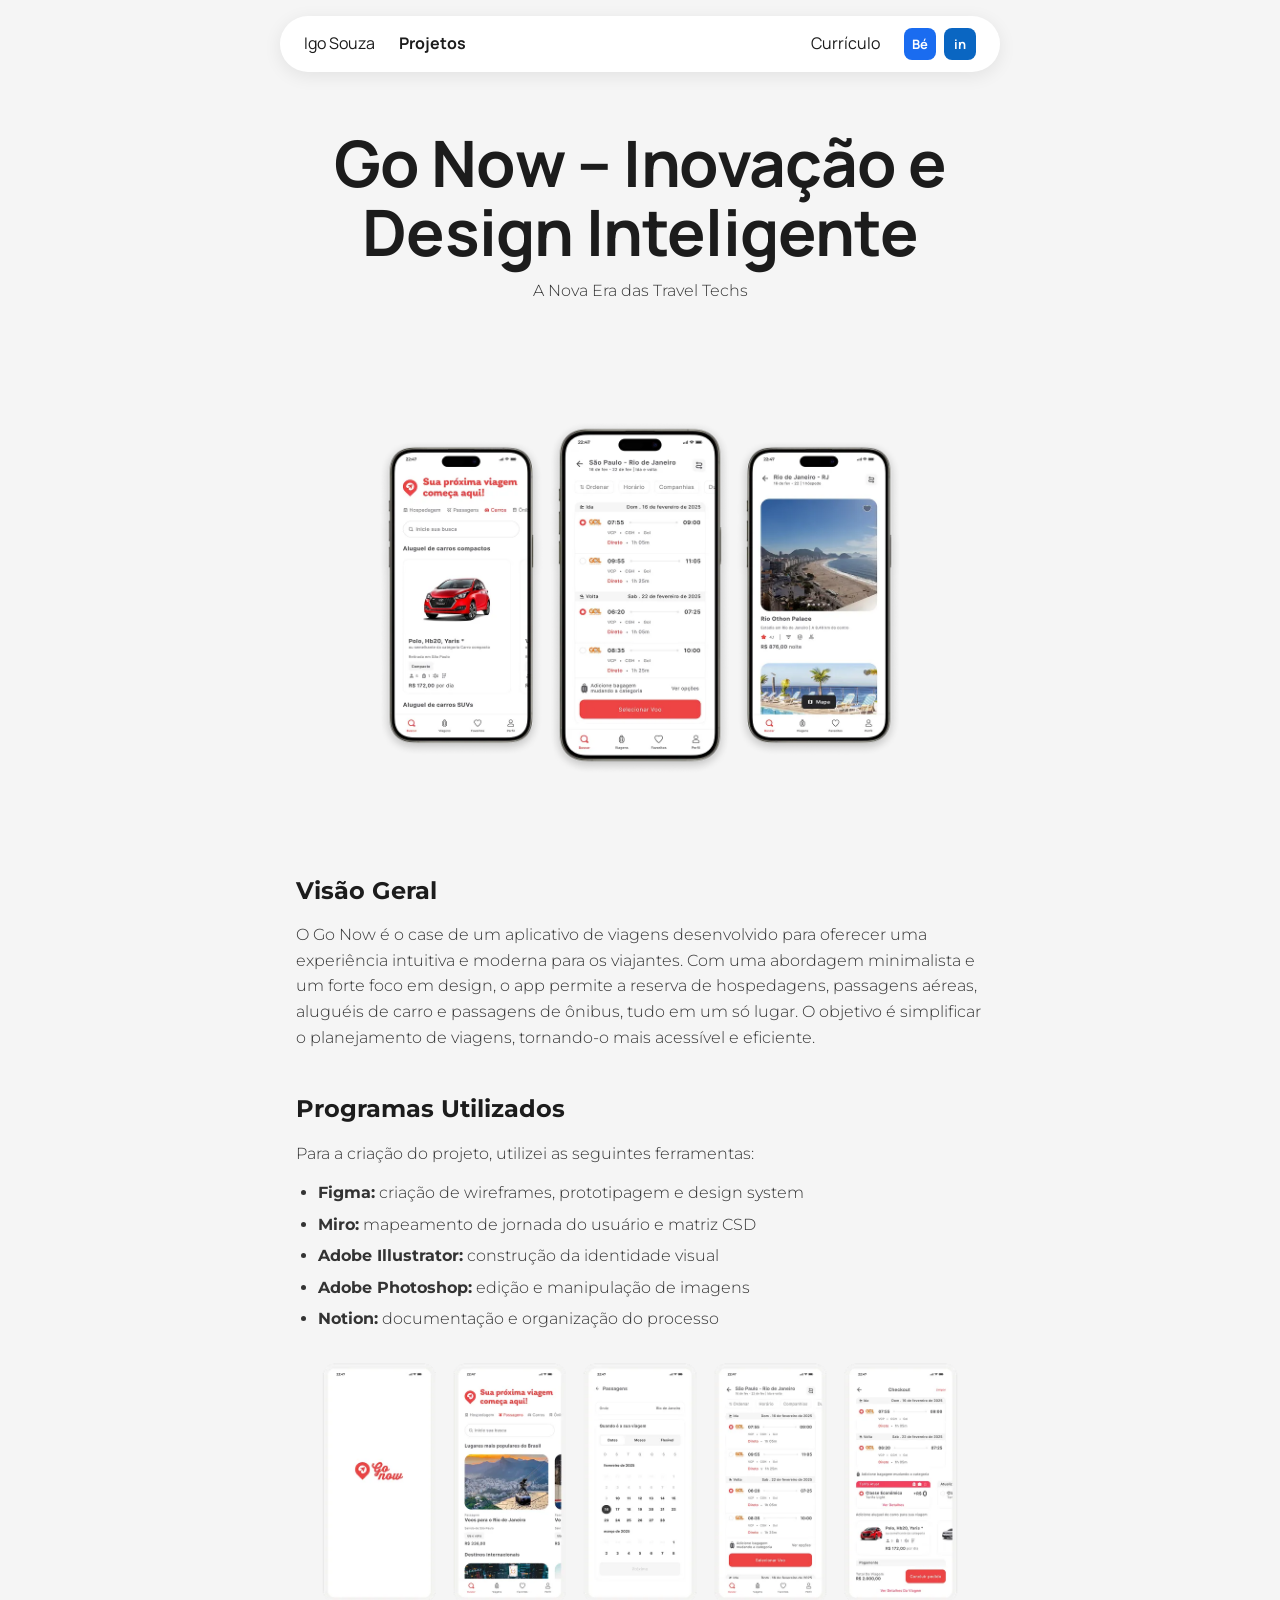
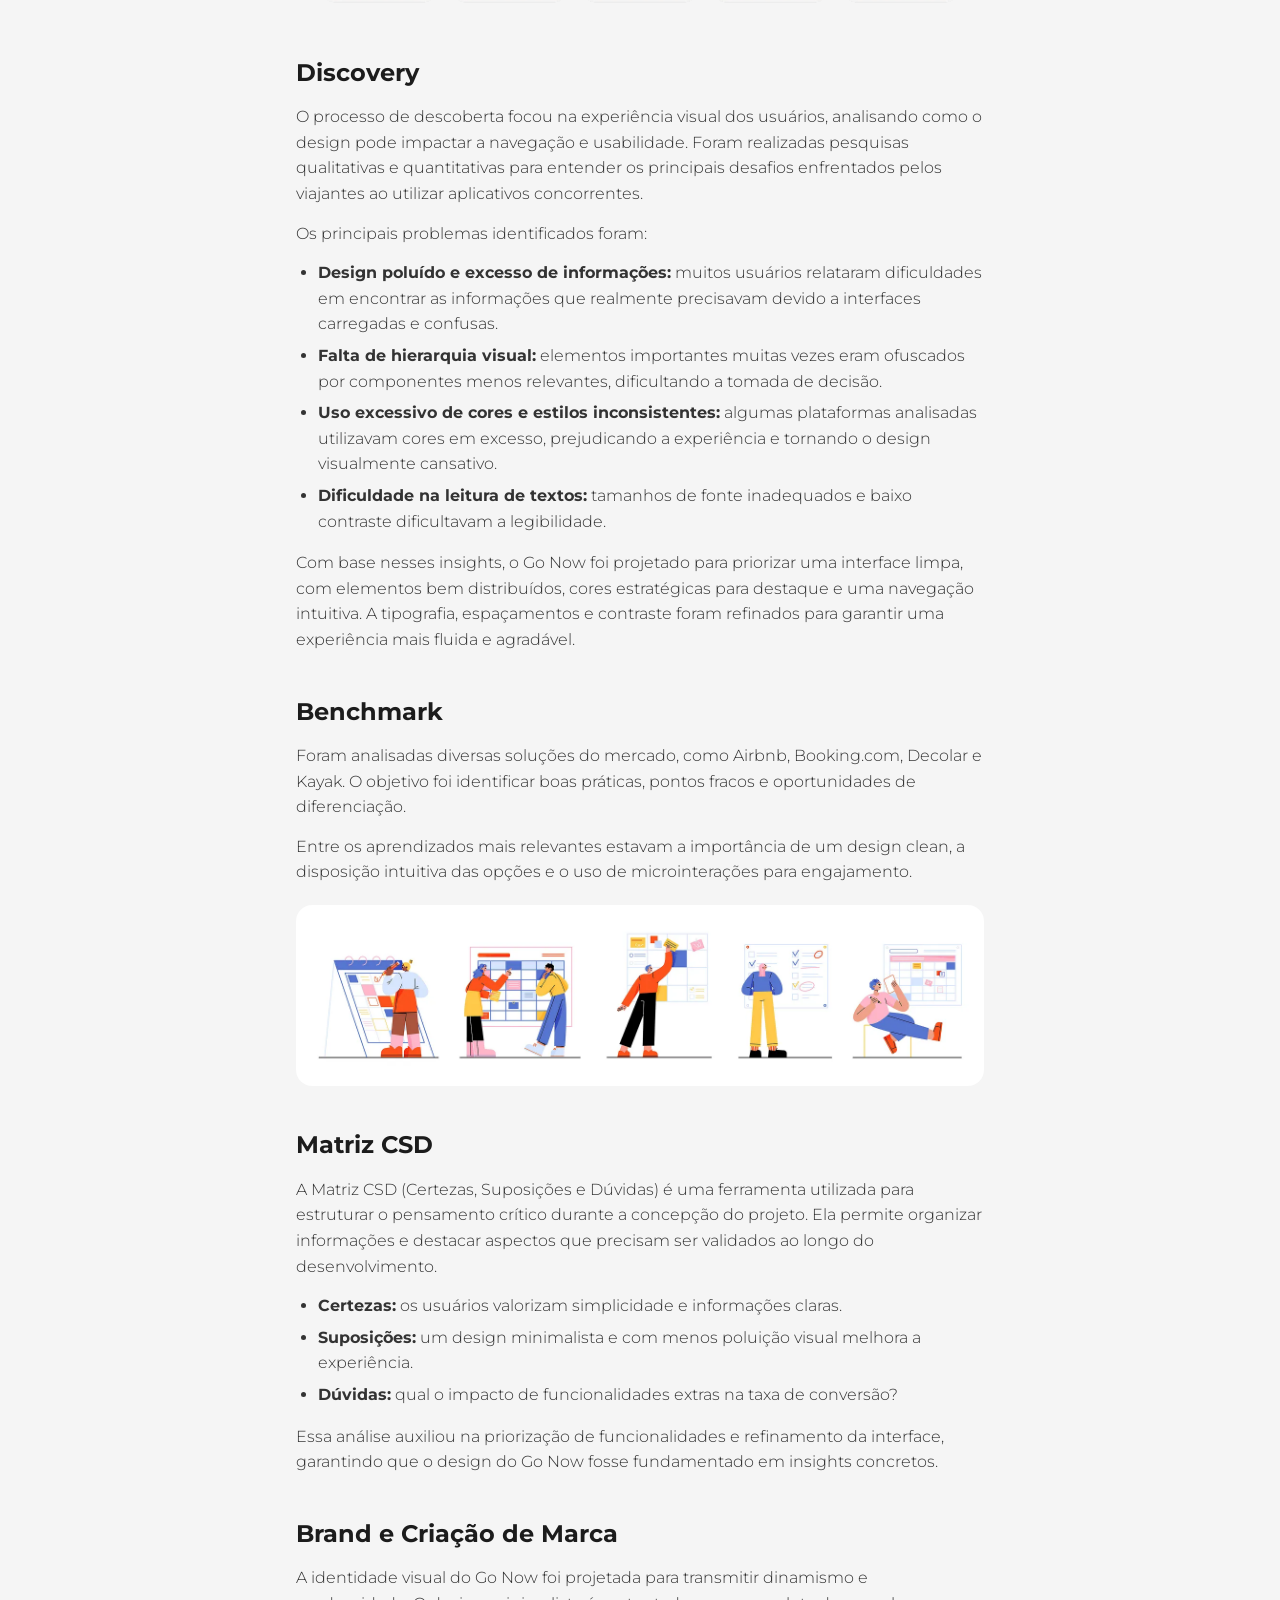
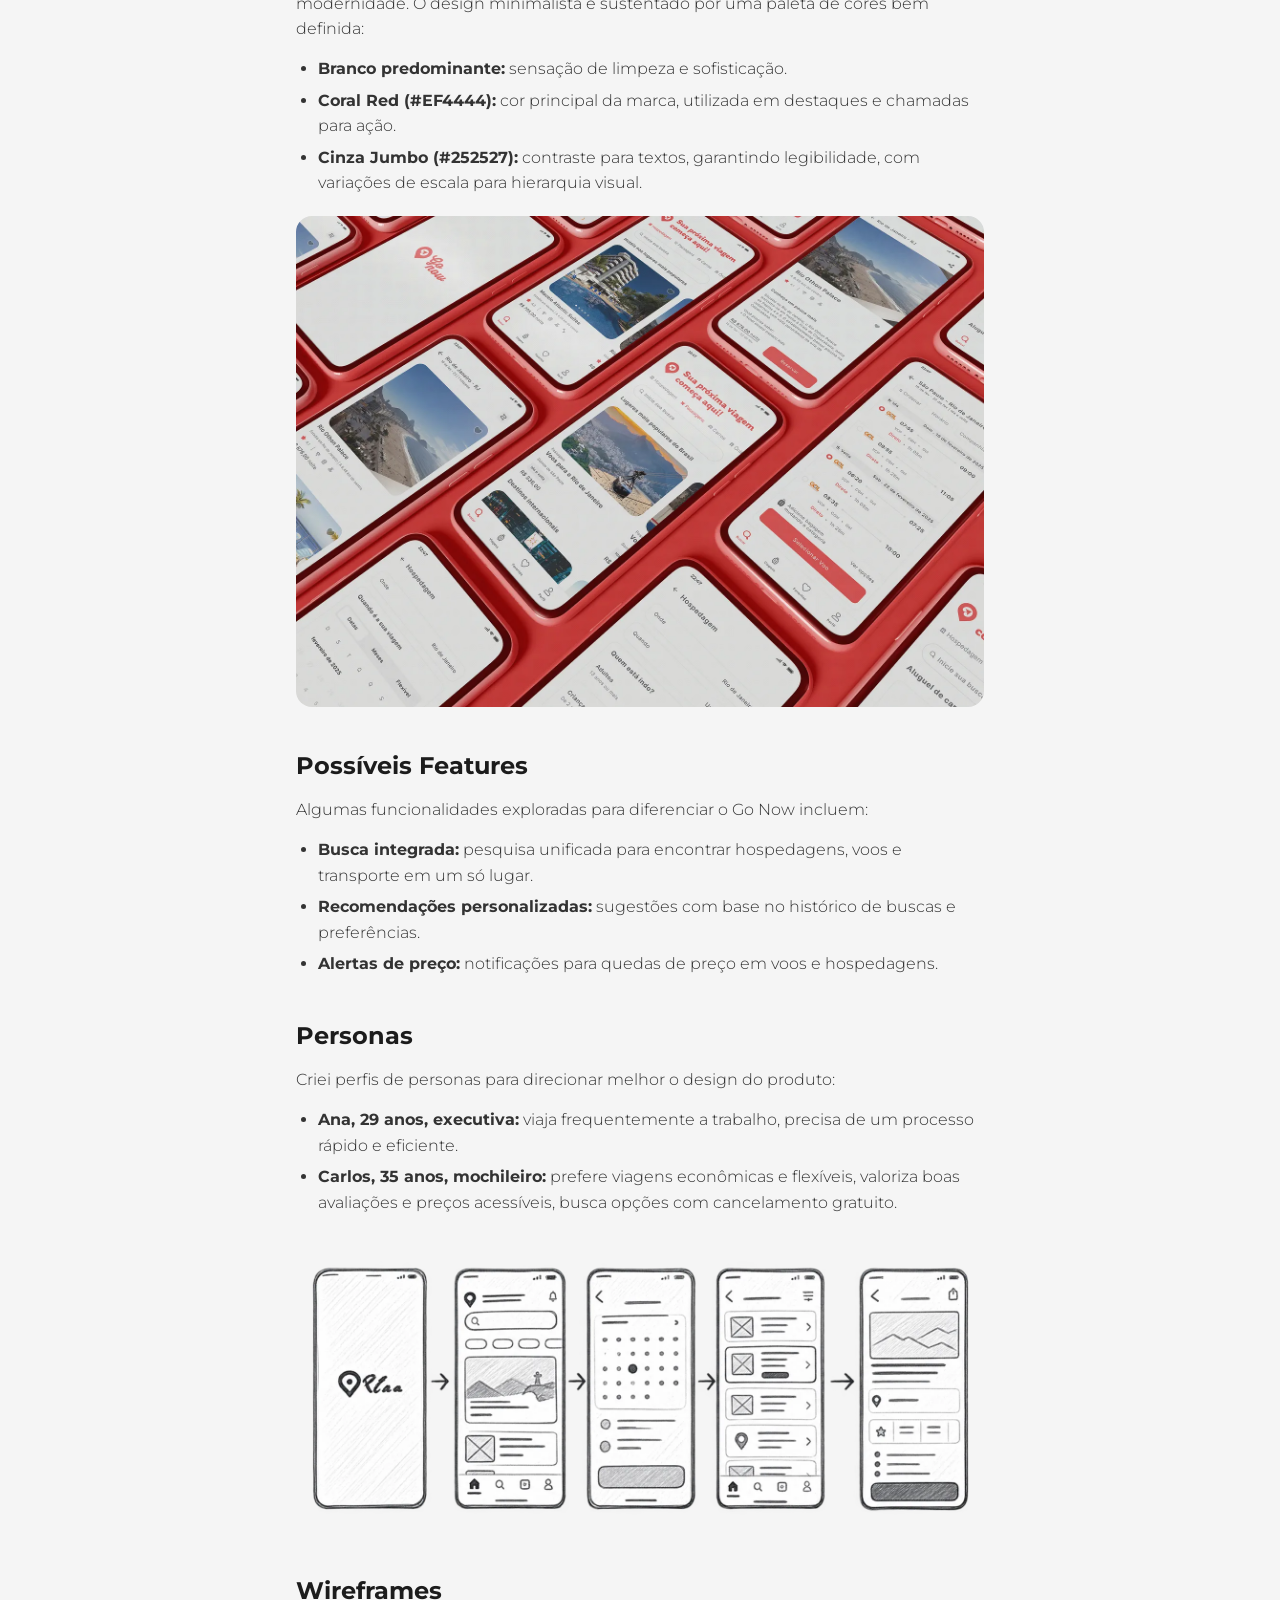
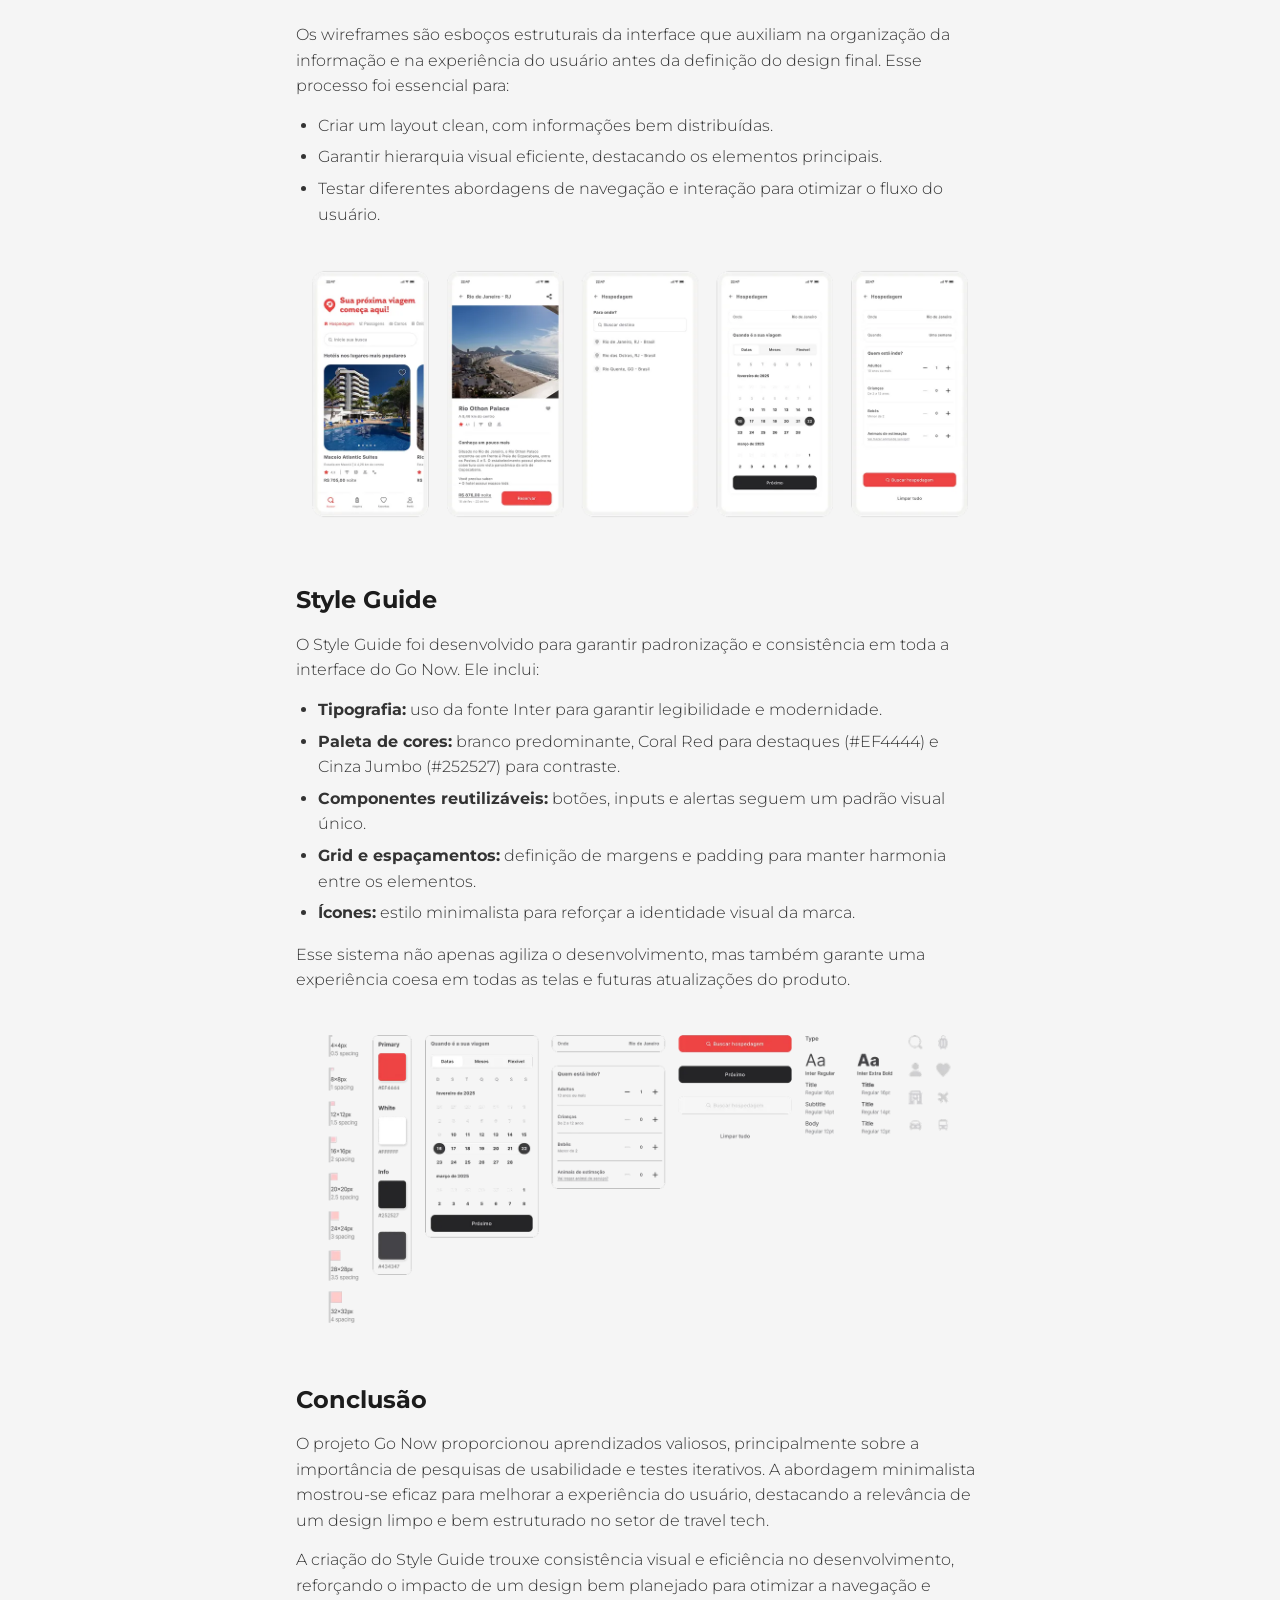
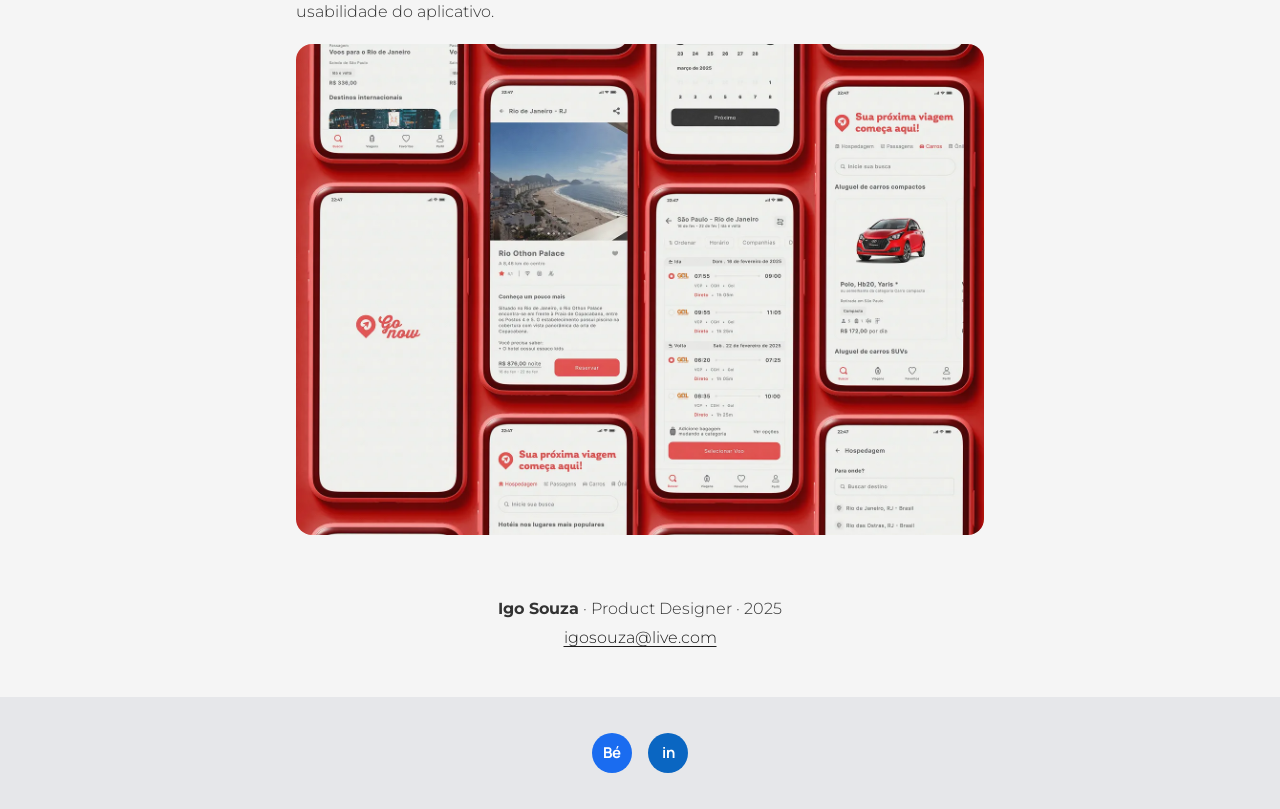
<file: go-now.html>
<!DOCTYPE html>
<html lang="pt-BR">
<head>
  <meta charset="UTF-8">
  <meta name="viewport" content="width=device-width, initial-scale=1.0">
  <title>Go Now | Igo Souza</title>
  <link rel="preconnect" href="https://fonts.googleapis.com">
  <link rel="preconnect" href="https://fonts.gstatic.com" crossorigin>
  <link href="https://fonts.googleapis.com/css2?family=Manrope:wght@300;400;600;700;800&family=Montserrat:ital,wght@0,300;0,400;0,600;0,700;1,400;1,600&display=swap" rel="stylesheet">
  <link rel="stylesheet" href="assets/css/style.css">
</head>
<body class="case-page">

  <header class="header" id="site-header">
    <nav class="nav">
      <div class="nav-left">
        <a class="link" href="index.html">Igo Souza</a>
        <a class="link active" href="index.html#projetos">Projetos</a>
      </div>
      <div class="nav-right">
        <a class="link desk-only" href="assets/curriculo-igo-souza.pdf" target="_blank" rel="noopener">Currículo</a>
        <a class="social-btn" href="https://www.behance.net/igoreiz" target="_blank" rel="noopener" aria-label="Behance">Bé</a>
        <a class="social-btn li" href="https://www.linkedin.com/in/igodsouza/" target="_blank" rel="noopener" aria-label="LinkedIn">in</a>
        <button class="menu-toggle" aria-label="Abrir menu" aria-expanded="false"><span></span></button>
      </div>
    </nav>
    <div class="mobile-menu">
      <a href="index.html">Igo Souza</a>
      <a href="index.html#projetos">Projetos</a>
      <a href="assets/curriculo-igo-souza.pdf" target="_blank" rel="noopener">Currículo</a>
      <div class="mobile-social">
        <a class="social-btn" href="https://www.behance.net/igoreiz" target="_blank" rel="noopener" aria-label="Behance">Bé</a>
        <a class="social-btn li" href="https://www.linkedin.com/in/igodsouza/" target="_blank" rel="noopener" aria-label="LinkedIn">in</a>
      </div>
    </div>
  </header>

  <main class="container case">
    <section class="case-hero">
      <h1>Go Now – Inovação e <br class="desk-br">Design Inteligente</h1>
      <p>A Nova Era das Travel Techs</p>
    </section>

    <img class="case-cover" src="assets/img/case-go-now-1.webp" alt="Telas do Go Now">

    <h2>Visão Geral</h2>
    <p>O Go Now é o case de um aplicativo de viagens desenvolvido para oferecer uma experiência intuitiva e moderna para os viajantes. Com uma abordagem minimalista e um forte foco em design, o app permite a reserva de hospedagens, passagens aéreas, aluguéis de carro e passagens de ônibus, tudo em um só lugar. O objetivo é simplificar o planejamento de viagens, tornando-o mais acessível e eficiente.</p>

    <h2>Programas Utilizados</h2>
    <p>Para a criação do projeto, utilizei as seguintes ferramentas:</p>
    <ul>
      <li><strong>Figma:</strong> criação de wireframes, prototipagem e design system</li>
      <li><strong>Miro:</strong> mapeamento de jornada do usuário e matriz CSD</li>
      <li><strong>Adobe Illustrator:</strong> construção da identidade visual</li>
      <li><strong>Adobe Photoshop:</strong> edição e manipulação de imagens</li>
      <li><strong>Notion:</strong> documentação e organização do processo</li>
    </ul>
    <img class="case-img" src="assets/img/case-go-now-2.webp" alt="Telas iniciais do Go Now">

    <h2>Discovery</h2>
    <p>O processo de descoberta focou na experiência visual dos usuários, analisando como o design pode impactar a navegação e usabilidade. Foram realizadas pesquisas qualitativas e quantitativas para entender os principais desafios enfrentados pelos viajantes ao utilizar aplicativos concorrentes.</p>
    <p>Os principais problemas identificados foram:</p>
    <ul>
      <li><strong>Design poluído e excesso de informações:</strong> muitos usuários relataram dificuldades em encontrar as informações que realmente precisavam devido a interfaces carregadas e confusas.</li>
      <li><strong>Falta de hierarquia visual:</strong> elementos importantes muitas vezes eram ofuscados por componentes menos relevantes, dificultando a tomada de decisão.</li>
      <li><strong>Uso excessivo de cores e estilos inconsistentes:</strong> algumas plataformas analisadas utilizavam cores em excesso, prejudicando a experiência e tornando o design visualmente cansativo.</li>
      <li><strong>Dificuldade na leitura de textos:</strong> tamanhos de fonte inadequados e baixo contraste dificultavam a legibilidade.</li>
    </ul>
    <p>Com base nesses insights, o Go Now foi projetado para priorizar uma interface limpa, com elementos bem distribuídos, cores estratégicas para destaque e uma navegação intuitiva. A tipografia, espaçamentos e contraste foram refinados para garantir uma experiência mais fluida e agradável.</p>

    <h2>Benchmark</h2>
    <p>Foram analisadas diversas soluções do mercado, como Airbnb, Booking.com, Decolar e Kayak. O objetivo foi identificar boas práticas, pontos fracos e oportunidades de diferenciação.</p>
    <p>Entre os aprendizados mais relevantes estavam a importância de um design clean, a disposição intuitiva das opções e o uso de microinterações para engajamento.</p>
    <img class="case-img" src="assets/img/case-go-now-3.webp" alt="Ilustrações de benchmark">

    <h2>Matriz CSD</h2>
    <p>A Matriz CSD (Certezas, Suposições e Dúvidas) é uma ferramenta utilizada para estruturar o pensamento crítico durante a concepção do projeto. Ela permite organizar informações e destacar aspectos que precisam ser validados ao longo do desenvolvimento.</p>
    <ul>
      <li><strong>Certezas:</strong> os usuários valorizam simplicidade e informações claras.</li>
      <li><strong>Suposições:</strong> um design minimalista e com menos poluição visual melhora a experiência.</li>
      <li><strong>Dúvidas:</strong> qual o impacto de funcionalidades extras na taxa de conversão?</li>
    </ul>
    <p>Essa análise auxiliou na priorização de funcionalidades e refinamento da interface, garantindo que o design do Go Now fosse fundamentado em insights concretos.</p>

    <h2>Brand e Criação de Marca</h2>
    <p>A identidade visual do Go Now foi projetada para transmitir dinamismo e modernidade. O design minimalista é sustentado por uma paleta de cores bem definida:</p>
    <ul>
      <li><strong>Branco predominante:</strong> sensação de limpeza e sofisticação.</li>
      <li><strong>Coral Red (#EF4444):</strong> cor principal da marca, utilizada em destaques e chamadas para ação.</li>
      <li><strong>Cinza Jumbo (#252527):</strong> contraste para textos, garantindo legibilidade, com variações de escala para hierarquia visual.</li>
    </ul>
    <img class="case-img" src="assets/img/case-go-now-4.webp" alt="Aplicação da marca Go Now em telas">

    <h2>Possíveis Features</h2>
    <p>Algumas funcionalidades exploradas para diferenciar o Go Now incluem:</p>
    <ul>
      <li><strong>Busca integrada:</strong> pesquisa unificada para encontrar hospedagens, voos e transporte em um só lugar.</li>
      <li><strong>Recomendações personalizadas:</strong> sugestões com base no histórico de buscas e preferências.</li>
      <li><strong>Alertas de preço:</strong> notificações para quedas de preço em voos e hospedagens.</li>
    </ul>

    <h2>Personas</h2>
    <p>Criei perfis de personas para direcionar melhor o design do produto:</p>
    <ul>
      <li><strong>Ana, 29 anos, executiva:</strong> viaja frequentemente a trabalho, precisa de um processo rápido e eficiente.</li>
      <li><strong>Carlos, 35 anos, mochileiro:</strong> prefere viagens econômicas e flexíveis, valoriza boas avaliações e preços acessíveis, busca opções com cancelamento gratuito.</li>
    </ul>
    <img class="case-img" src="assets/img/case-go-now-5.webp" alt="Personas e fluxos iniciais">

    <h2>Wireframes</h2>
    <p>Os wireframes são esboços estruturais da interface que auxiliam na organização da informação e na experiência do usuário antes da definição do design final. Esse processo foi essencial para:</p>
    <ul>
      <li>Criar um layout clean, com informações bem distribuídas.</li>
      <li>Garantir hierarquia visual eficiente, destacando os elementos principais.</li>
      <li>Testar diferentes abordagens de navegação e interação para otimizar o fluxo do usuário.</li>
    </ul>
    <img class="case-img" src="assets/img/case-go-now-6.webp" alt="Wireframes do Go Now">

    <h2>Style Guide</h2>
    <p>O Style Guide foi desenvolvido para garantir padronização e consistência em toda a interface do Go Now. Ele inclui:</p>
    <ul>
      <li><strong>Tipografia:</strong> uso da fonte Inter para garantir legibilidade e modernidade.</li>
      <li><strong>Paleta de cores:</strong> branco predominante, Coral Red para destaques (#EF4444) e Cinza Jumbo (#252527) para contraste.</li>
      <li><strong>Componentes reutilizáveis:</strong> botões, inputs e alertas seguem um padrão visual único.</li>
      <li><strong>Grid e espaçamentos:</strong> definição de margens e padding para manter harmonia entre os elementos.</li>
      <li><strong>Ícones:</strong> estilo minimalista para reforçar a identidade visual da marca.</li>
    </ul>
    <p>Esse sistema não apenas agiliza o desenvolvimento, mas também garante uma experiência coesa em todas as telas e futuras atualizações do produto.</p>
    <img class="case-img" src="assets/img/case-go-now-7.webp" alt="Style guide do Go Now">

    <h2>Conclusão</h2>
    <p>O projeto Go Now proporcionou aprendizados valiosos, principalmente sobre a importância de pesquisas de usabilidade e testes iterativos. A abordagem minimalista mostrou-se eficaz para melhorar a experiência do usuário, destacando a relevância de um design limpo e bem estruturado no setor de travel tech.</p>
    <p>A criação do Style Guide trouxe consistência visual e eficiência no desenvolvimento, reforçando o impacto de um design bem planejado para otimizar a navegação e usabilidade do aplicativo.</p>
    <img class="case-img" src="assets/img/case-go-now-8.webp" alt="Telas finais do Go Now">

    <p class="case-footer"><strong>Igo Souza</strong> · Product Designer · 2025<br>
      <a href="mailto:igosouza@live.com">igosouza@live.com</a></p>
  </main>

  <footer class="footer">
    <div class="socials">
      <a class="social-btn" href="https://www.behance.net/igoreiz" target="_blank" rel="noopener" aria-label="Behance">Bé</a>
      <a class="social-btn li" href="https://www.linkedin.com/in/igodsouza/" target="_blank" rel="noopener" aria-label="LinkedIn">in</a>
    </div>
  </footer>

  <script src="assets/js/main.js" defer></script>
</body>
</html>
</file>
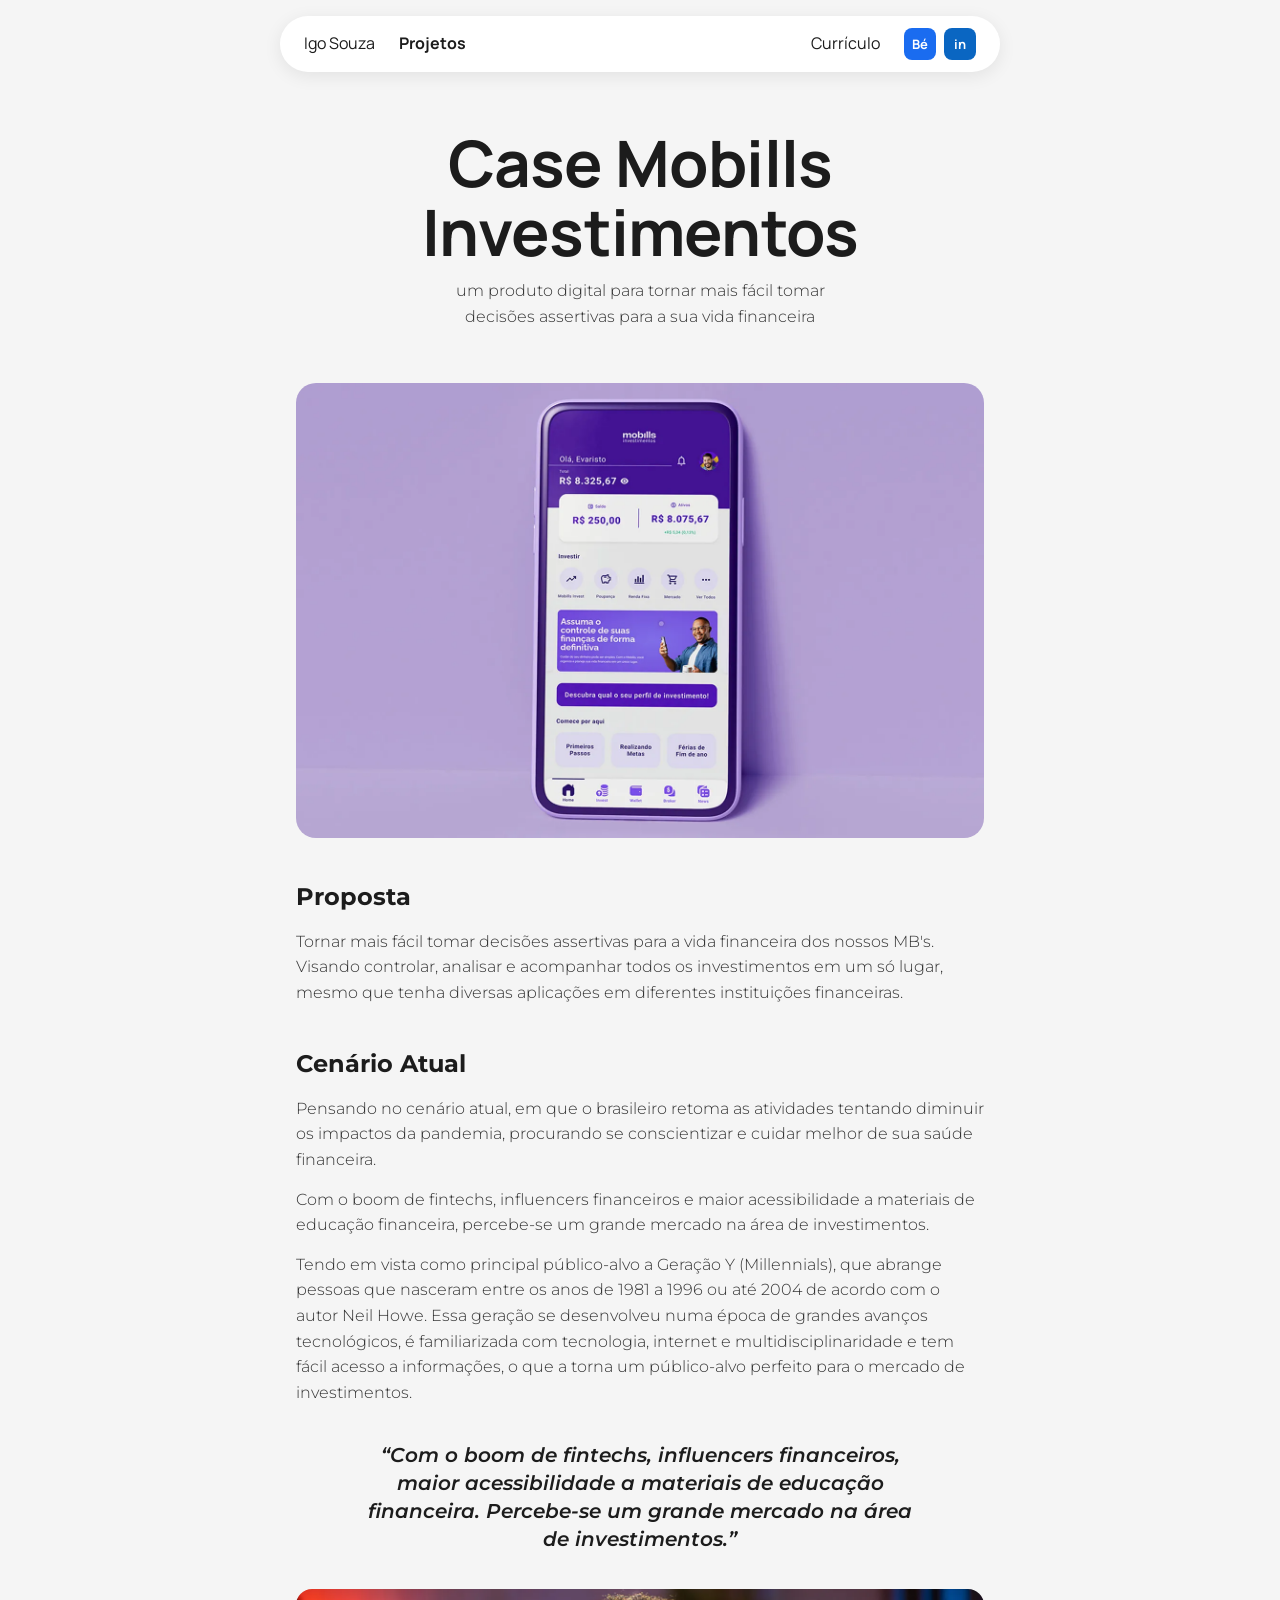
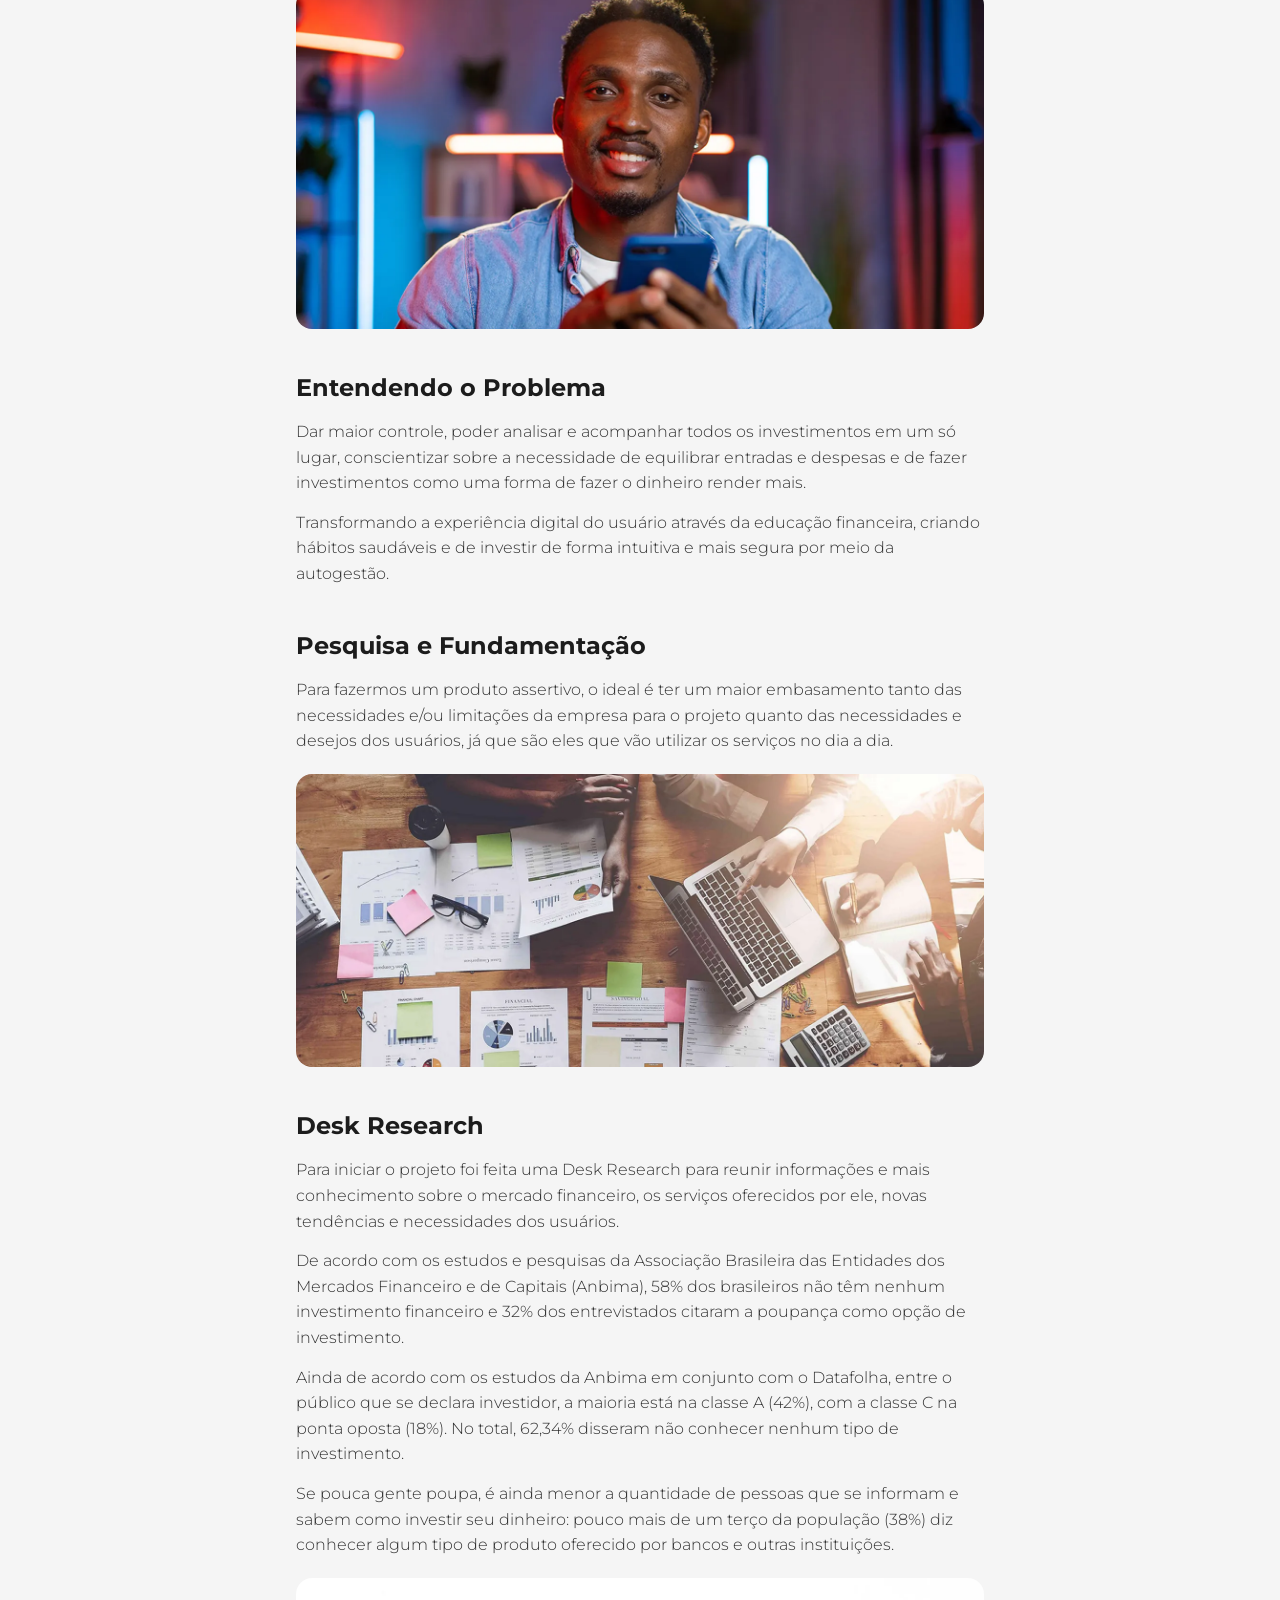
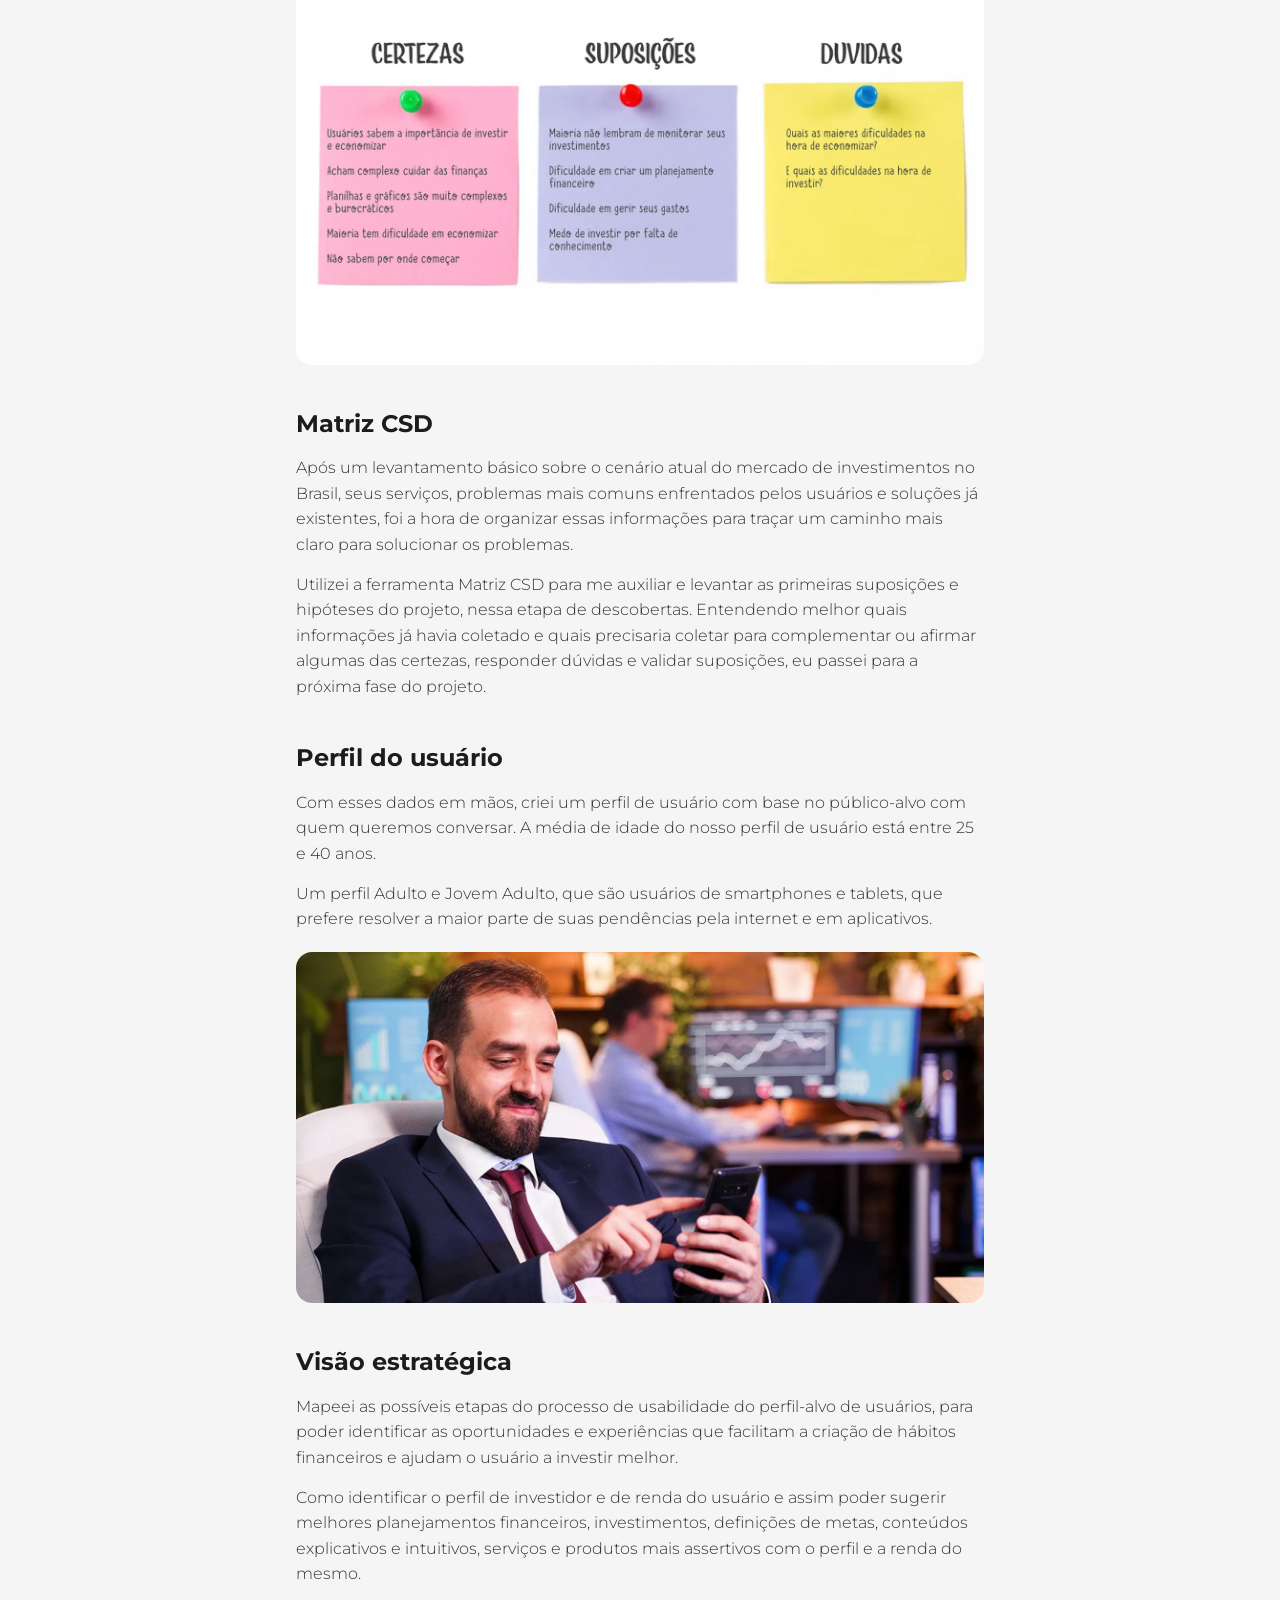
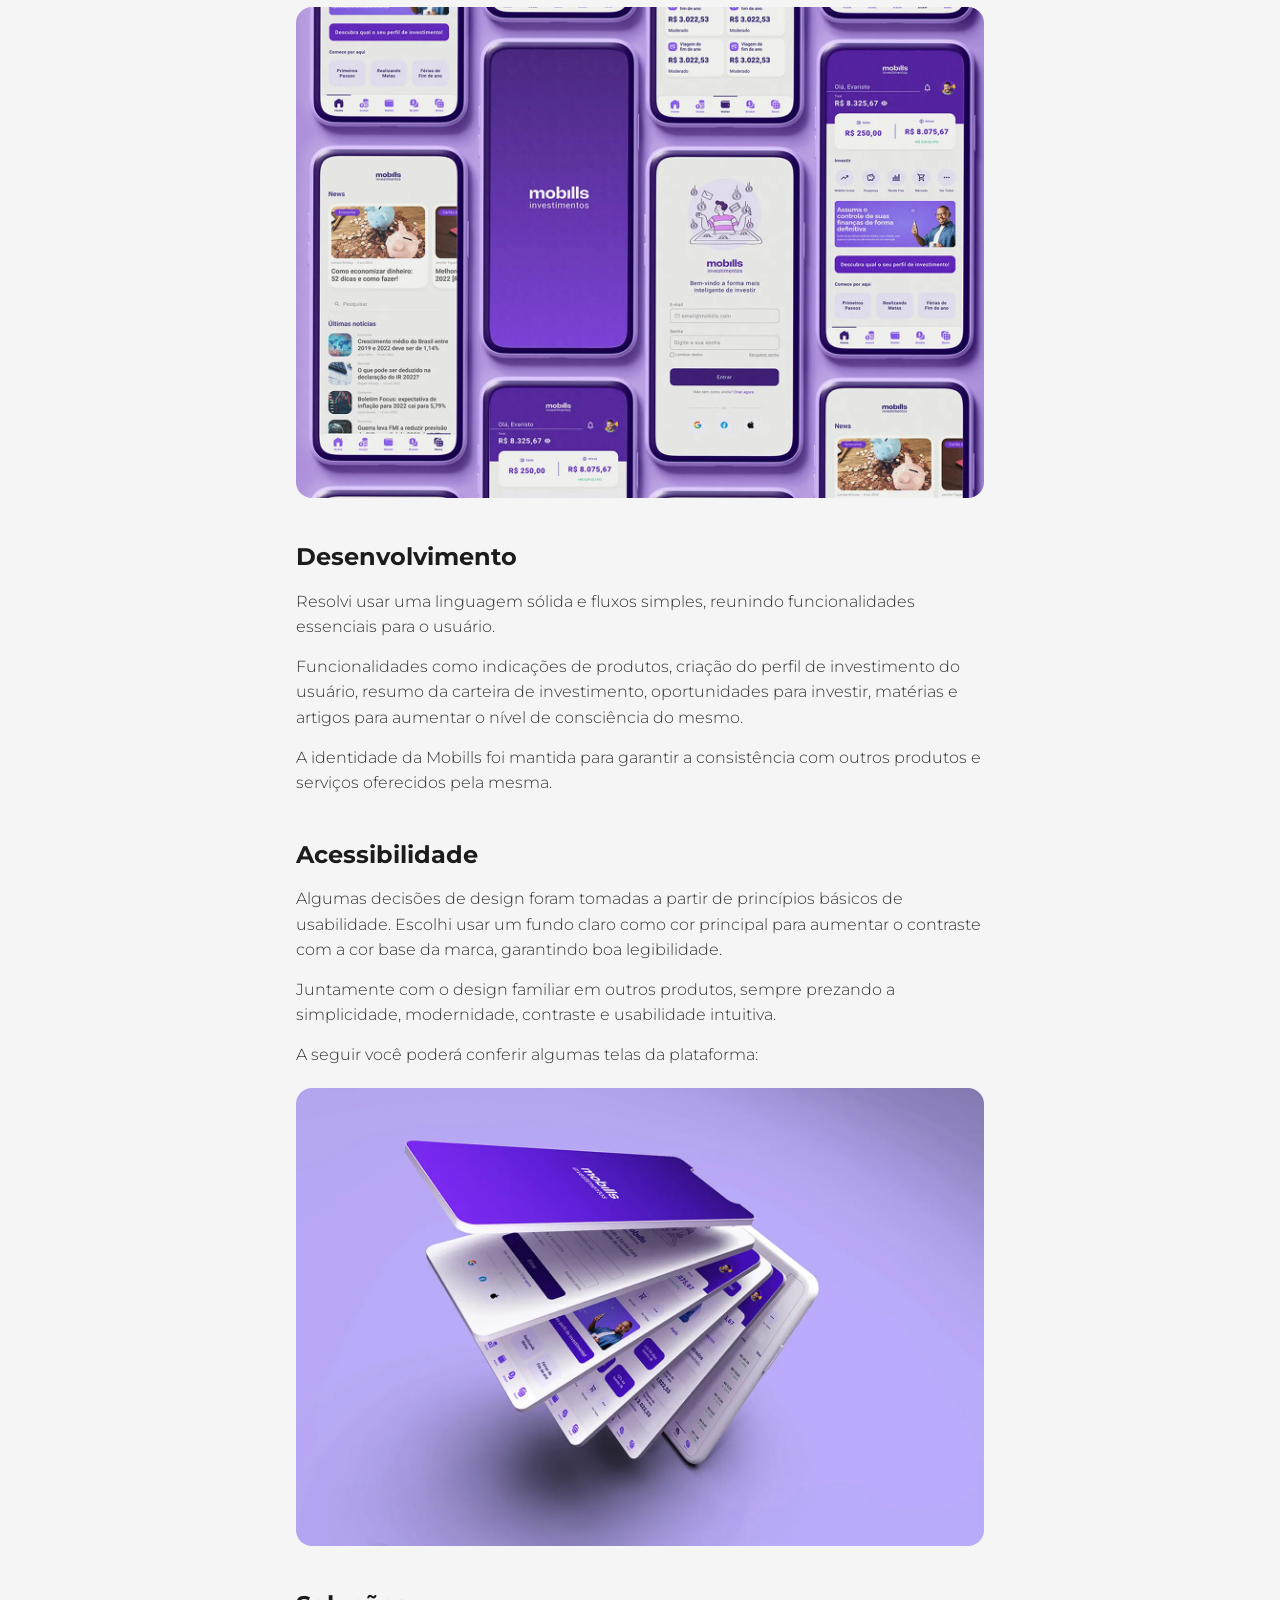
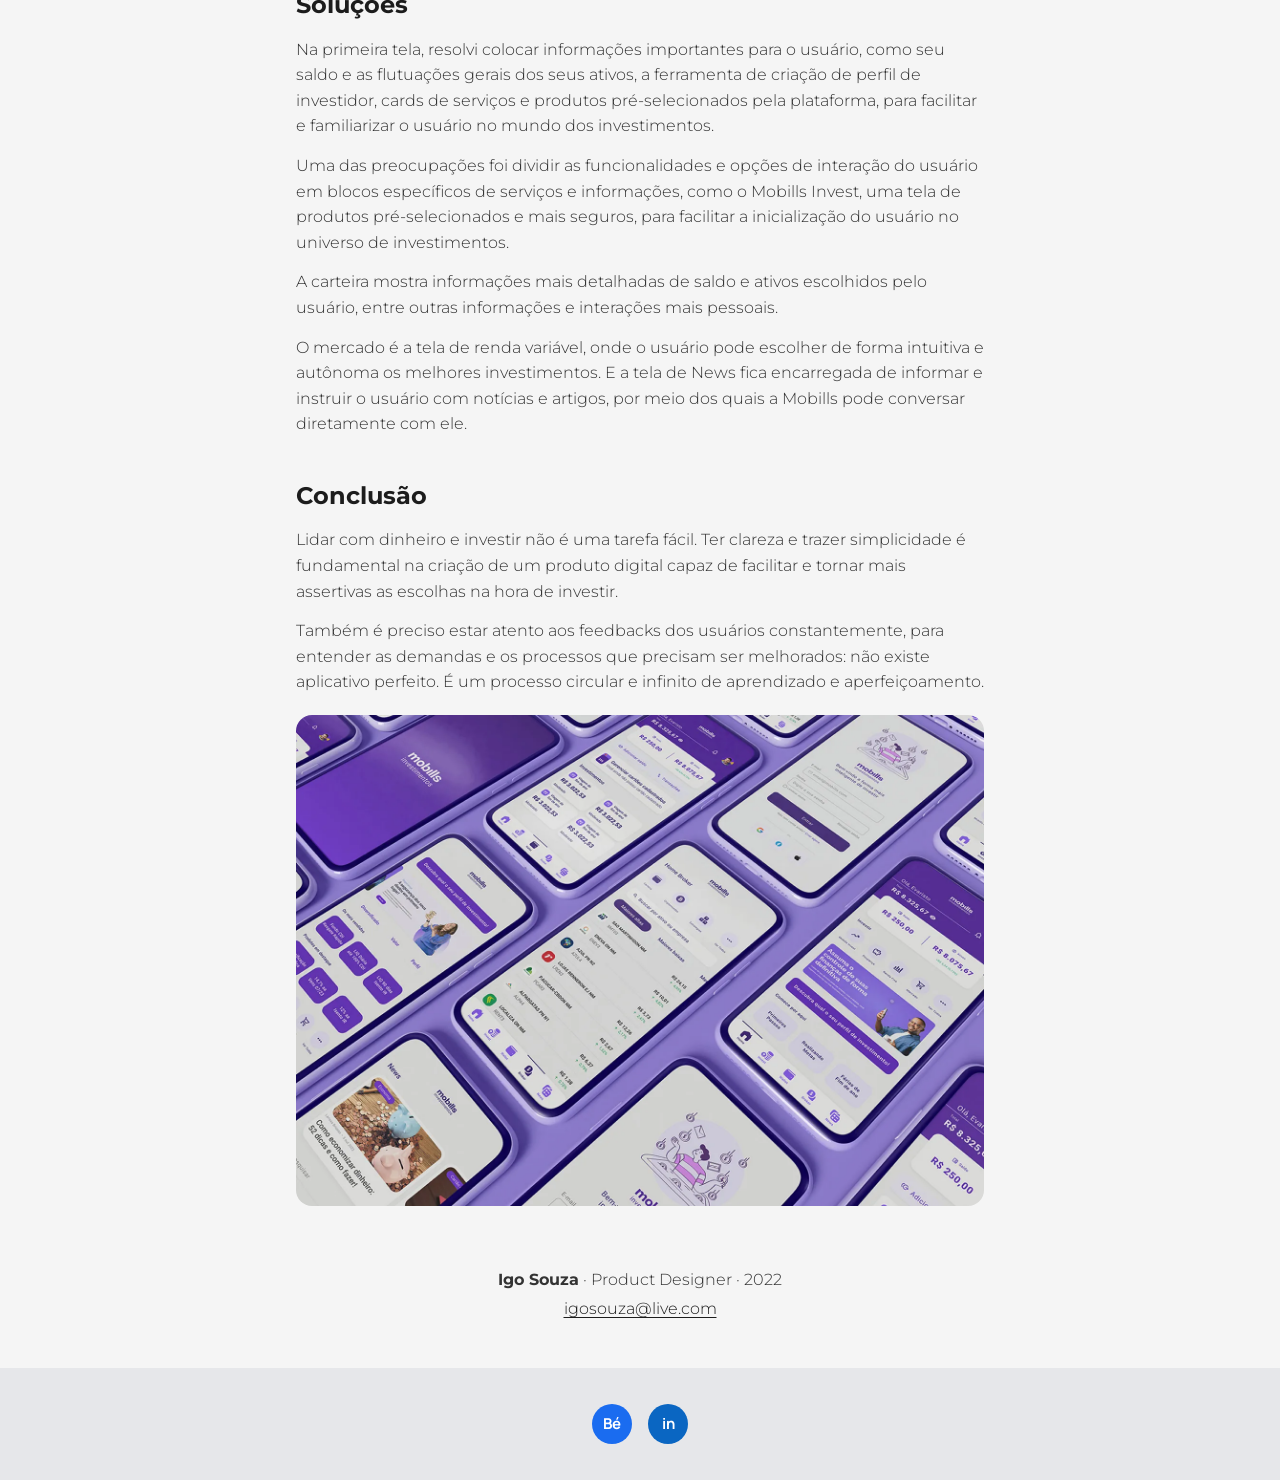
<file: mobills.html>
<!DOCTYPE html>
<html lang="pt-BR">
<head>
  <meta charset="UTF-8">
  <meta name="viewport" content="width=device-width, initial-scale=1.0">
  <title>Case Mobills Investimentos | Igo Souza</title>
  <link rel="preconnect" href="https://fonts.googleapis.com">
  <link rel="preconnect" href="https://fonts.gstatic.com" crossorigin>
  <link href="https://fonts.googleapis.com/css2?family=Manrope:wght@300;400;600;700;800&family=Montserrat:ital,wght@0,300;0,400;0,600;0,700;1,400;1,600&display=swap" rel="stylesheet">
  <link rel="stylesheet" href="assets/css/style.css">
</head>
<body class="case-page">

  <header class="header" id="site-header">
    <nav class="nav">
      <div class="nav-left">
        <a class="link" href="index.html">Igo Souza</a>
        <a class="link active" href="index.html#projetos">Projetos</a>
      </div>
      <div class="nav-right">
        <a class="link desk-only" href="assets/curriculo-igo-souza.pdf" target="_blank" rel="noopener">Currículo</a>
        <a class="social-btn" href="https://www.behance.net/igoreiz" target="_blank" rel="noopener" aria-label="Behance">Bé</a>
        <a class="social-btn li" href="https://www.linkedin.com/in/igodsouza/" target="_blank" rel="noopener" aria-label="LinkedIn">in</a>
        <button class="menu-toggle" aria-label="Abrir menu" aria-expanded="false"><span></span></button>
      </div>
    </nav>
    <div class="mobile-menu">
      <a href="index.html">Igo Souza</a>
      <a href="index.html#projetos">Projetos</a>
      <a href="assets/curriculo-igo-souza.pdf" target="_blank" rel="noopener">Currículo</a>
      <div class="mobile-social">
        <a class="social-btn" href="https://www.behance.net/igoreiz" target="_blank" rel="noopener" aria-label="Behance">Bé</a>
        <a class="social-btn li" href="https://www.linkedin.com/in/igodsouza/" target="_blank" rel="noopener" aria-label="LinkedIn">in</a>
      </div>
    </div>
  </header>

  <main class="container case">
    <section class="case-hero">
      <h1>Case Mobills <br class="desk-br">Investimentos</h1>
      <p>um produto digital para tornar mais fácil tomar <br class="desk-br">decisões assertivas para a sua vida financeira</p>
    </section>

    <img class="case-cover" src="assets/img/case-mobills-1.webp" alt="Telas do Mobills Investimentos">

    <h2>Proposta</h2>
    <p>Tornar mais fácil tomar decisões assertivas para a vida financeira dos nossos MB's. Visando controlar, analisar e acompanhar todos os investimentos em um só lugar, mesmo que tenha diversas aplicações em diferentes instituições financeiras.</p>

    <h2>Cenário Atual</h2>
    <p>Pensando no cenário atual, em que o brasileiro retoma as atividades tentando diminuir os impactos da pandemia, procurando se conscientizar e cuidar melhor de sua saúde financeira.</p>
    <p>Com o boom de fintechs, influencers financeiros e maior acessibilidade a materiais de educação financeira, percebe-se um grande mercado na área de investimentos.</p>
    <p>Tendo em vista como principal público-alvo a Geração Y (Millennials), que abrange pessoas que nasceram entre os anos de 1981 a 1996 ou até 2004 de acordo com o autor Neil Howe. Essa geração se desenvolveu numa época de grandes avanços tecnológicos, é familiarizada com tecnologia, internet e multidisciplinaridade e tem fácil acesso a informações, o que a torna um público-alvo perfeito para o mercado de investimentos.</p>
    <div class="quote">“Com o boom de fintechs, influencers financeiros, maior acessibilidade a materiais de educação financeira. Percebe-se um grande mercado na área de investimentos.”</div>
    <img class="case-img" src="assets/img/case-mobills-2.webp" alt="Pessoa usando o celular">

    <h2>Entendendo o Problema</h2>
    <p>Dar maior controle, poder analisar e acompanhar todos os investimentos em um só lugar, conscientizar sobre a necessidade de equilibrar entradas e despesas e de fazer investimentos como uma forma de fazer o dinheiro render mais.</p>
    <p>Transformando a experiência digital do usuário através da educação financeira, criando hábitos saudáveis e de investir de forma intuitiva e mais segura por meio da autogestão.</p>

    <h2>Pesquisa e Fundamentação</h2>
    <p>Para fazermos um produto assertivo, o ideal é ter um maior embasamento tanto das necessidades e/ou limitações da empresa para o projeto quanto das necessidades e desejos dos usuários, já que são eles que vão utilizar os serviços no dia a dia.</p>
    <img class="case-img" src="assets/img/case-mobills-3.webp" alt="Pesquisa e mapeamento com post-its">

    <h2>Desk Research</h2>
    <p>Para iniciar o projeto foi feita uma Desk Research para reunir informações e mais conhecimento sobre o mercado financeiro, os serviços oferecidos por ele, novas tendências e necessidades dos usuários.</p>
    <p>De acordo com os estudos e pesquisas da Associação Brasileira das Entidades dos Mercados Financeiro e de Capitais (Anbima), 58% dos brasileiros não têm nenhum investimento financeiro e 32% dos entrevistados citaram a poupança como opção de investimento.</p>
    <p>Ainda de acordo com os estudos da Anbima em conjunto com o Datafolha, entre o público que se declara investidor, a maioria está na classe A (42%), com a classe C na ponta oposta (18%). No total, 62,34% disseram não conhecer nenhum tipo de investimento.</p>
    <p>Se pouca gente poupa, é ainda menor a quantidade de pessoas que se informam e sabem como investir seu dinheiro: pouco mais de um terço da população (38%) diz conhecer algum tipo de produto oferecido por bancos e outras instituições.</p>
    <img class="case-img" src="assets/img/case-mobills-4.webp" alt="Certezas, suposições e dúvidas">

    <h2>Matriz CSD</h2>
    <p>Após um levantamento básico sobre o cenário atual do mercado de investimentos no Brasil, seus serviços, problemas mais comuns enfrentados pelos usuários e soluções já existentes, foi a hora de organizar essas informações para traçar um caminho mais claro para solucionar os problemas.</p>
    <p>Utilizei a ferramenta Matriz CSD para me auxiliar e levantar as primeiras suposições e hipóteses do projeto, nessa etapa de descobertas. Entendendo melhor quais informações já havia coletado e quais precisaria coletar para complementar ou afirmar algumas das certezas, responder dúvidas e validar suposições, eu passei para a próxima fase do projeto.</p>

    <h2>Perfil do usuário</h2>
    <p>Com esses dados em mãos, criei um perfil de usuário com base no público-alvo com quem queremos conversar. A média de idade do nosso perfil de usuário está entre 25 e 40 anos.</p>
    <p>Um perfil Adulto e Jovem Adulto, que são usuários de smartphones e tablets, que prefere resolver a maior parte de suas pendências pela internet e em aplicativos.</p>
    <img class="case-img" src="assets/img/case-mobills-5.webp" alt="Perfil de usuário">

    <h2>Visão estratégica</h2>
    <p>Mapeei as possíveis etapas do processo de usabilidade do perfil-alvo de usuários, para poder identificar as oportunidades e experiências que facilitam a criação de hábitos financeiros e ajudam o usuário a investir melhor.</p>
    <p>Como identificar o perfil de investidor e de renda do usuário e assim poder sugerir melhores planejamentos financeiros, investimentos, definições de metas, conteúdos explicativos e intuitivos, serviços e produtos mais assertivos com o perfil e a renda do mesmo.</p>
    <img class="case-img" src="assets/img/case-mobills-6.webp" alt="Telas da visão estratégica">

    <h2>Desenvolvimento</h2>
    <p>Resolvi usar uma linguagem sólida e fluxos simples, reunindo funcionalidades essenciais para o usuário.</p>
    <p>Funcionalidades como indicações de produtos, criação do perfil de investimento do usuário, resumo da carteira de investimento, oportunidades para investir, matérias e artigos para aumentar o nível de consciência do mesmo.</p>
    <p>A identidade da Mobills foi mantida para garantir a consistência com outros produtos e serviços oferecidos pela mesma.</p>

    <h2>Acessibilidade</h2>
    <p>Algumas decisões de design foram tomadas a partir de princípios básicos de usabilidade. Escolhi usar um fundo claro como cor principal para aumentar o contraste com a cor base da marca, garantindo boa legibilidade.</p>
    <p>Juntamente com o design familiar em outros produtos, sempre prezando a simplicidade, modernidade, contraste e usabilidade intuitiva.</p>
    <p>A seguir você poderá conferir algumas telas da plataforma:</p>
    <img class="case-img" src="assets/img/case-mobills-7.webp" alt="Telas da plataforma Mobills">

    <h2>Soluções</h2>
    <p>Na primeira tela, resolvi colocar informações importantes para o usuário, como seu saldo e as flutuações gerais dos seus ativos, a ferramenta de criação de perfil de investidor, cards de serviços e produtos pré-selecionados pela plataforma, para facilitar e familiarizar o usuário no mundo dos investimentos.</p>
    <p>Uma das preocupações foi dividir as funcionalidades e opções de interação do usuário em blocos específicos de serviços e informações, como o Mobills Invest, uma tela de produtos pré-selecionados e mais seguros, para facilitar a inicialização do usuário no universo de investimentos.</p>
    <p>A carteira mostra informações mais detalhadas de saldo e ativos escolhidos pelo usuário, entre outras informações e interações mais pessoais.</p>
    <p>O mercado é a tela de renda variável, onde o usuário pode escolher de forma intuitiva e autônoma os melhores investimentos. E a tela de News fica encarregada de informar e instruir o usuário com notícias e artigos, por meio dos quais a Mobills pode conversar diretamente com ele.</p>

    <h2>Conclusão</h2>
    <p>Lidar com dinheiro e investir não é uma tarefa fácil. Ter clareza e trazer simplicidade é fundamental na criação de um produto digital capaz de facilitar e tornar mais assertivas as escolhas na hora de investir.</p>
    <p>Também é preciso estar atento aos feedbacks dos usuários constantemente, para entender as demandas e os processos que precisam ser melhorados: não existe aplicativo perfeito. É um processo circular e infinito de aprendizado e aperfeiçoamento.</p>
    <img class="case-img" src="assets/img/case-mobills-8.webp" alt="Telas finais do Mobills">

    <p class="case-footer"><strong>Igo Souza</strong> · Product Designer · 2022<br>
      <a href="mailto:igosouza@live.com">igosouza@live.com</a></p>
  </main>

  <footer class="footer">
    <div class="socials">
      <a class="social-btn" href="https://www.behance.net/igoreiz" target="_blank" rel="noopener" aria-label="Behance">Bé</a>
      <a class="social-btn li" href="https://www.linkedin.com/in/igodsouza/" target="_blank" rel="noopener" aria-label="LinkedIn">in</a>
    </div>
  </footer>

  <script src="assets/js/main.js" defer></script>
</body>
</html>
</file>
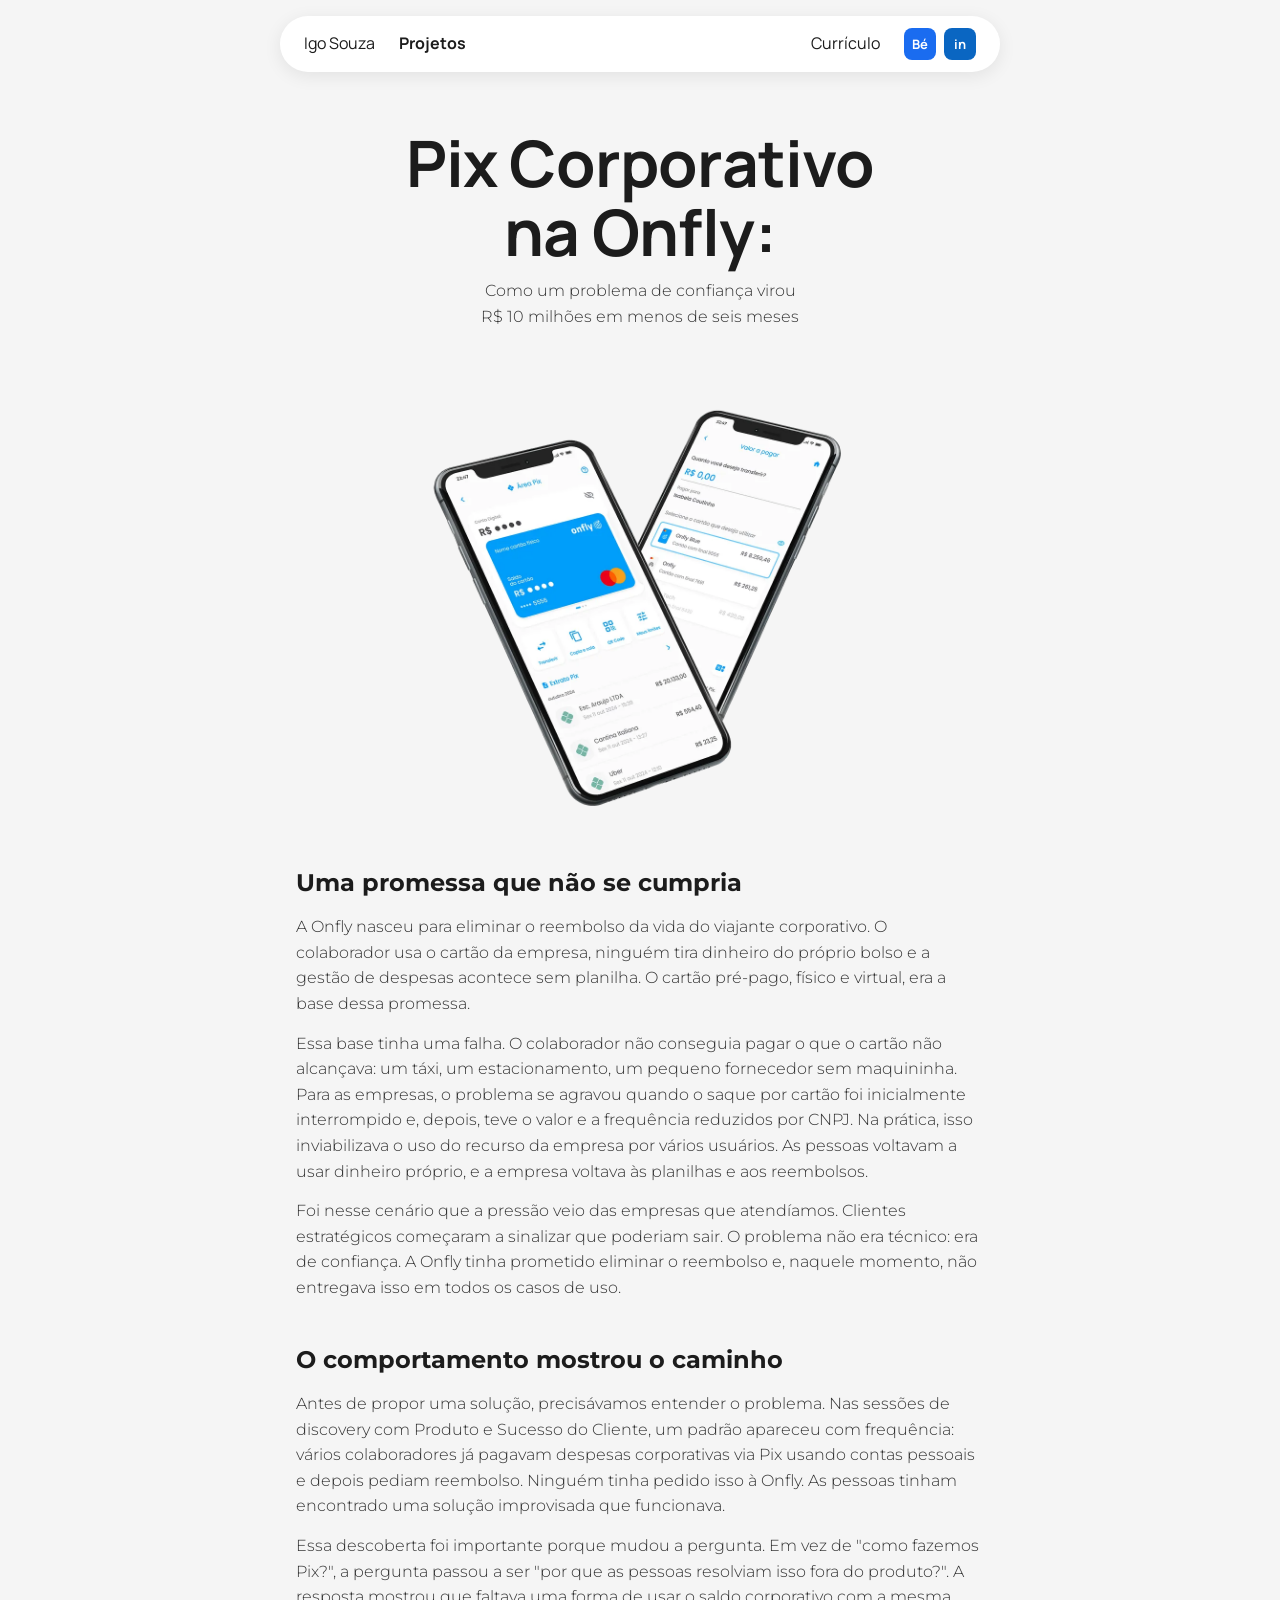
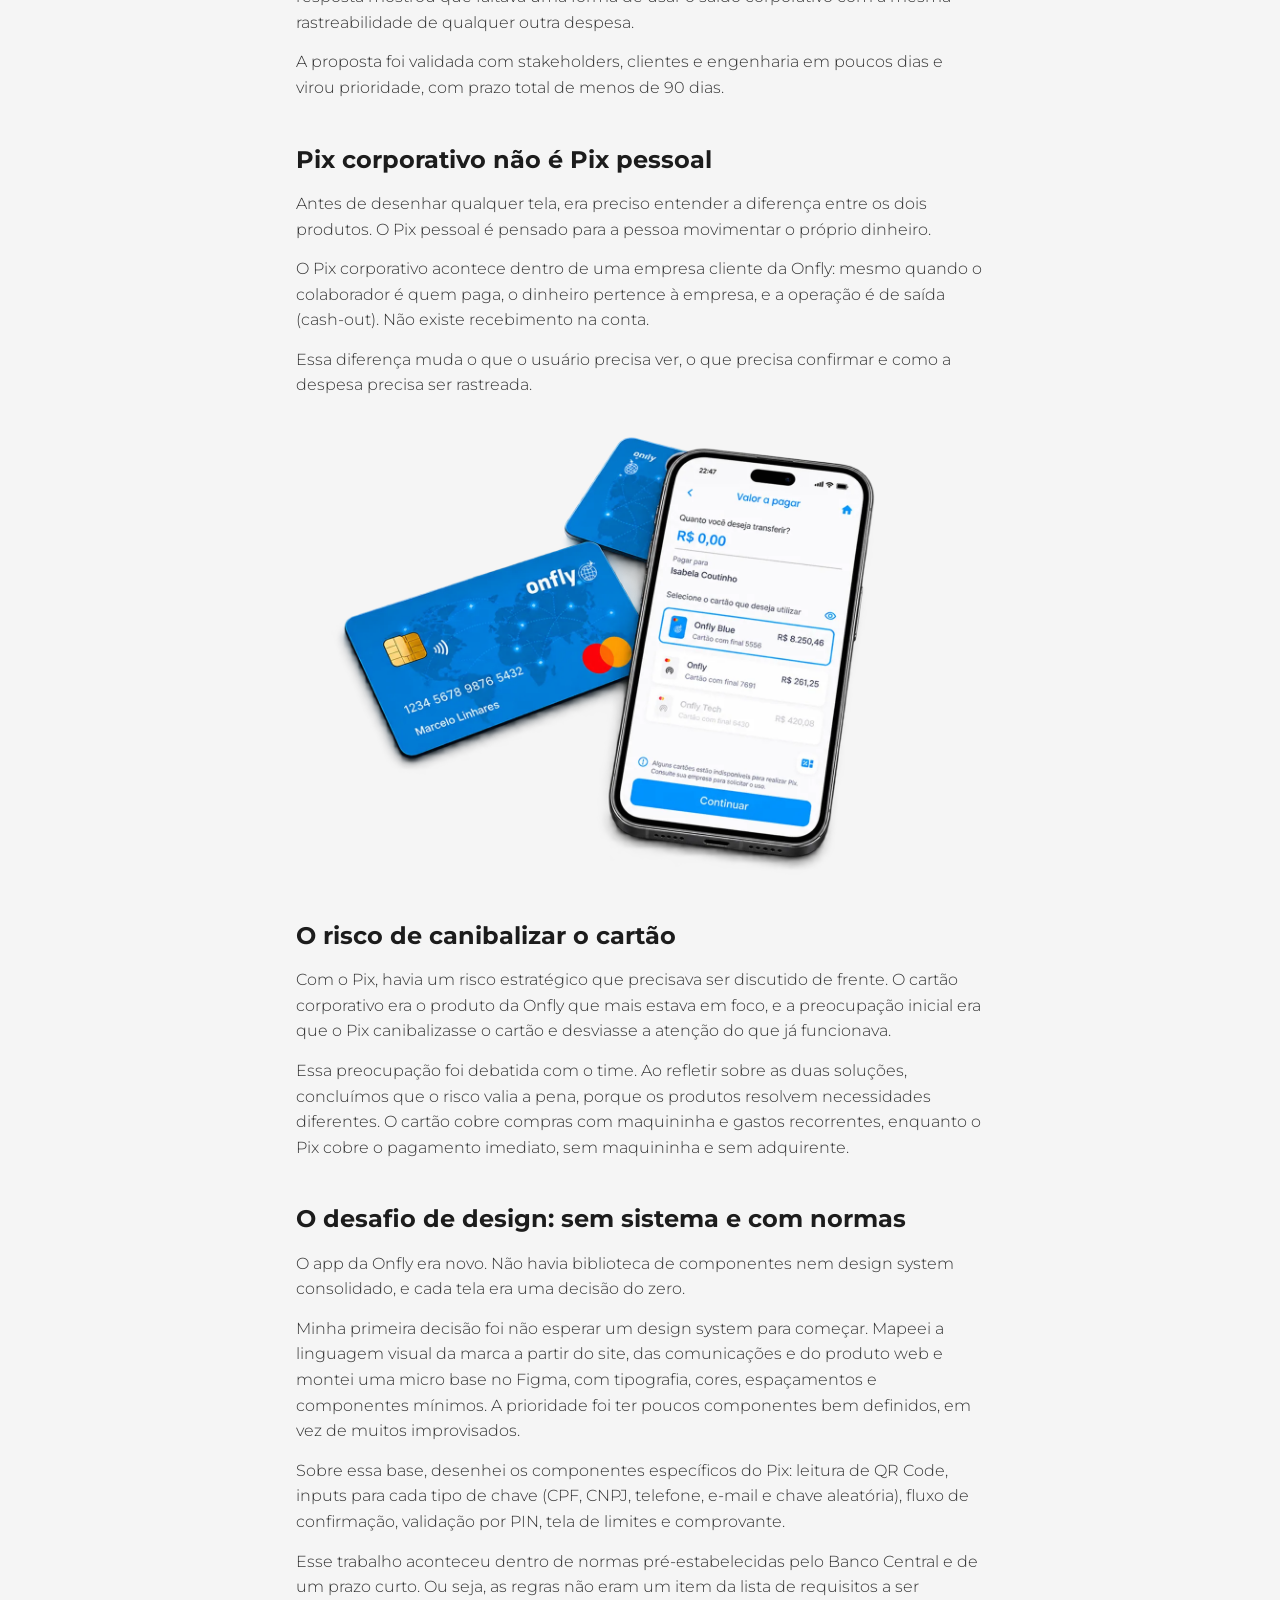
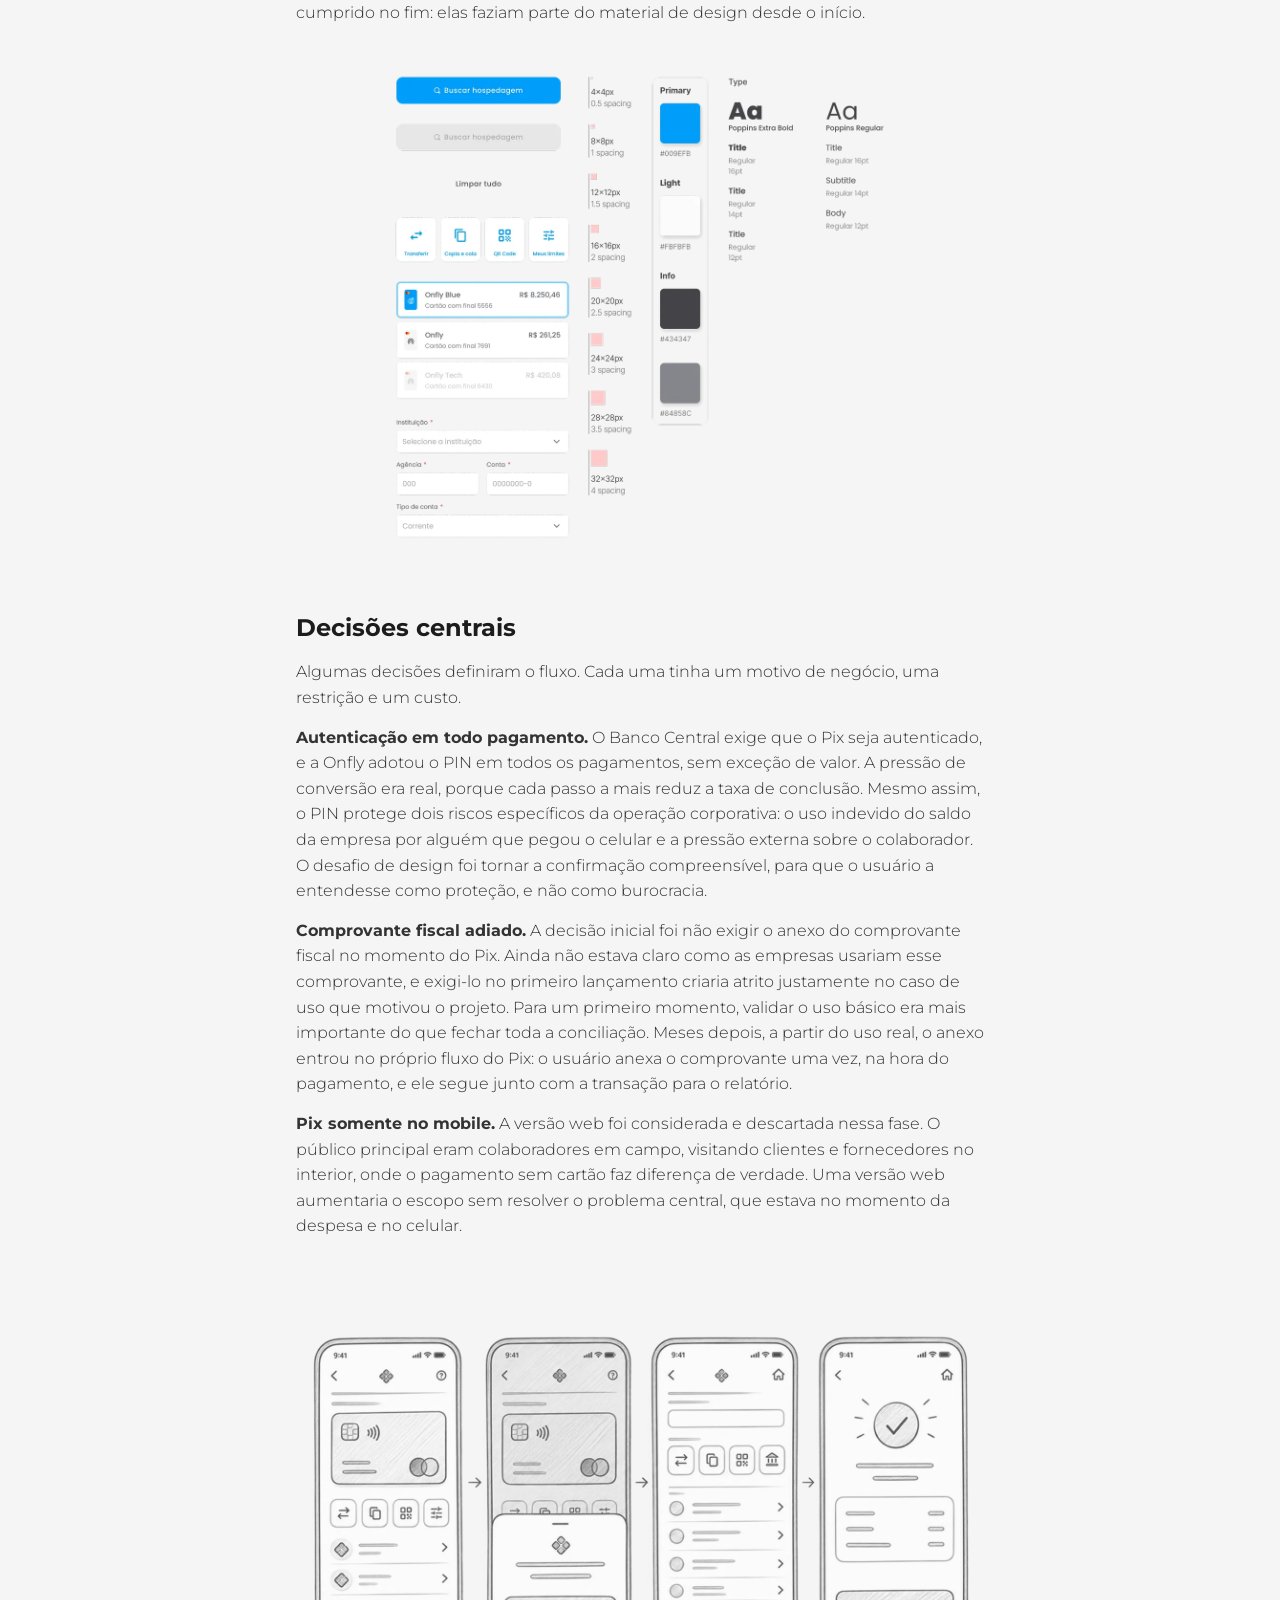
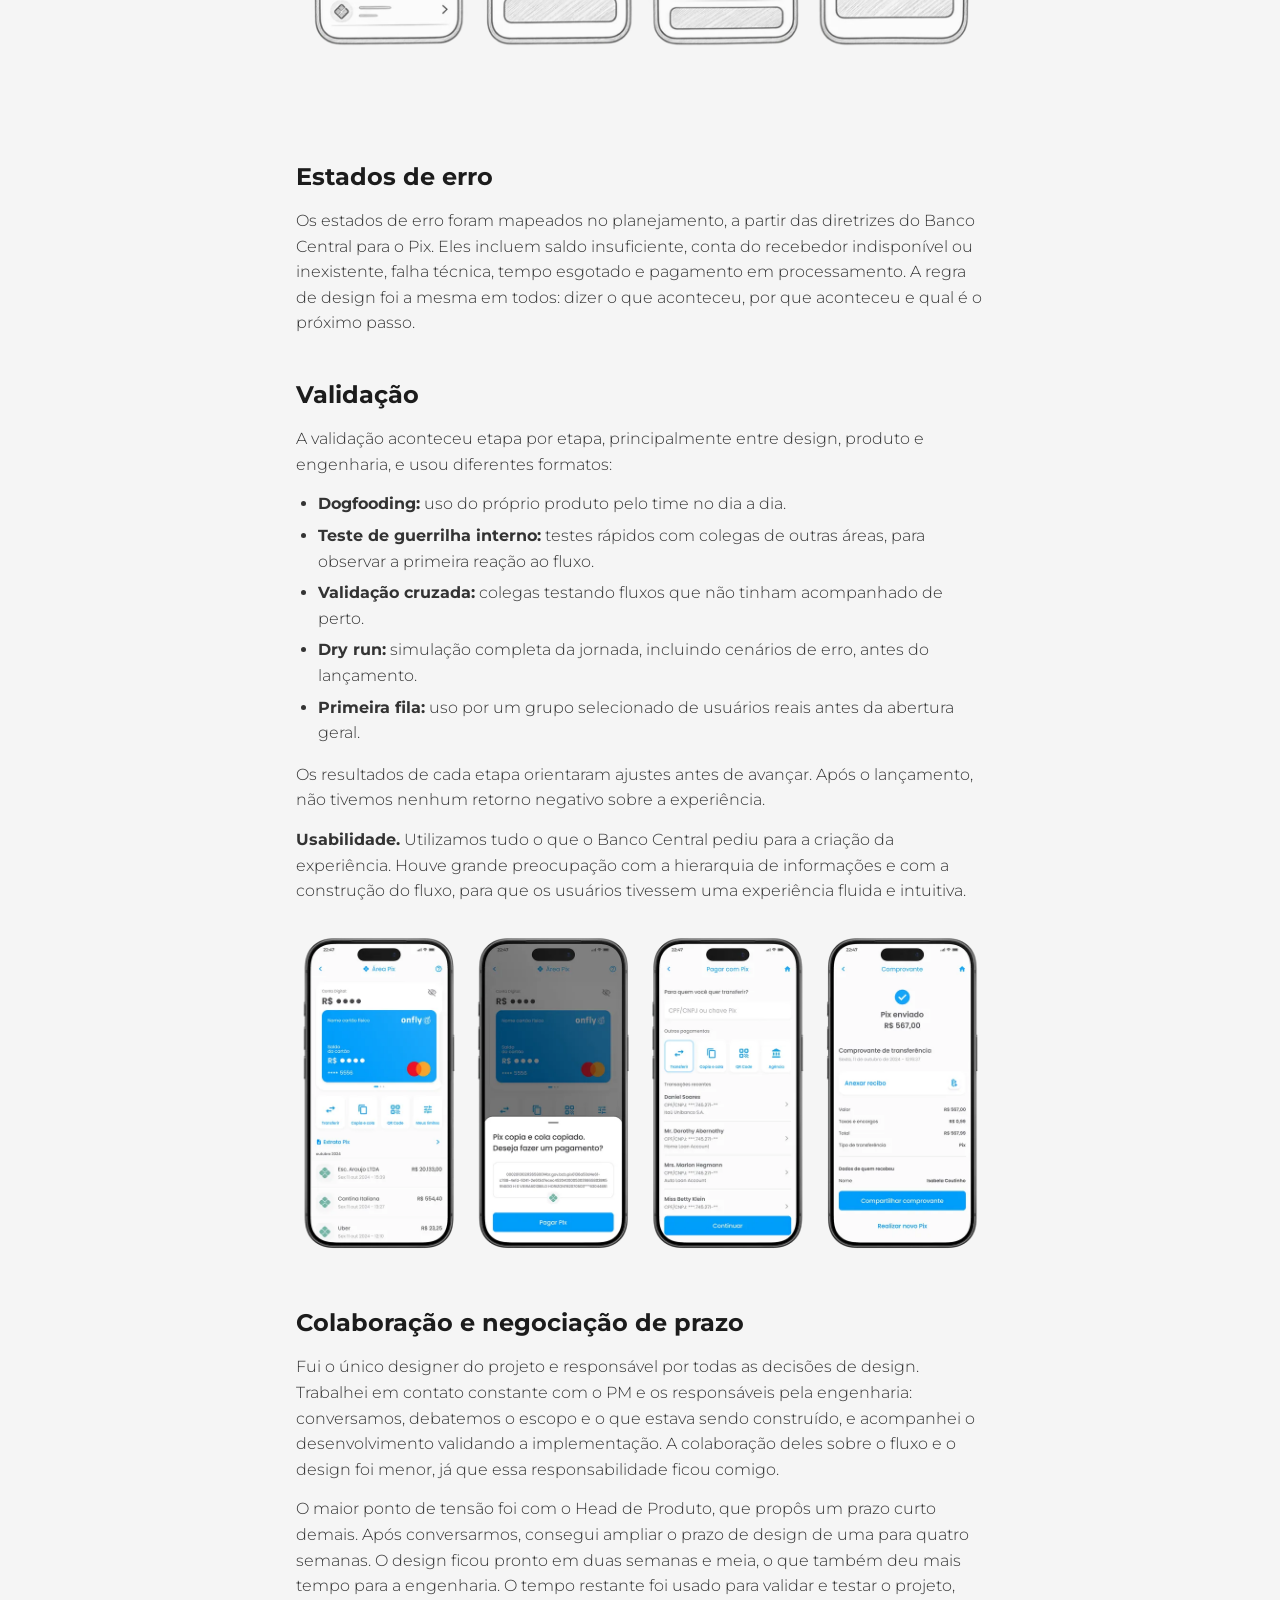
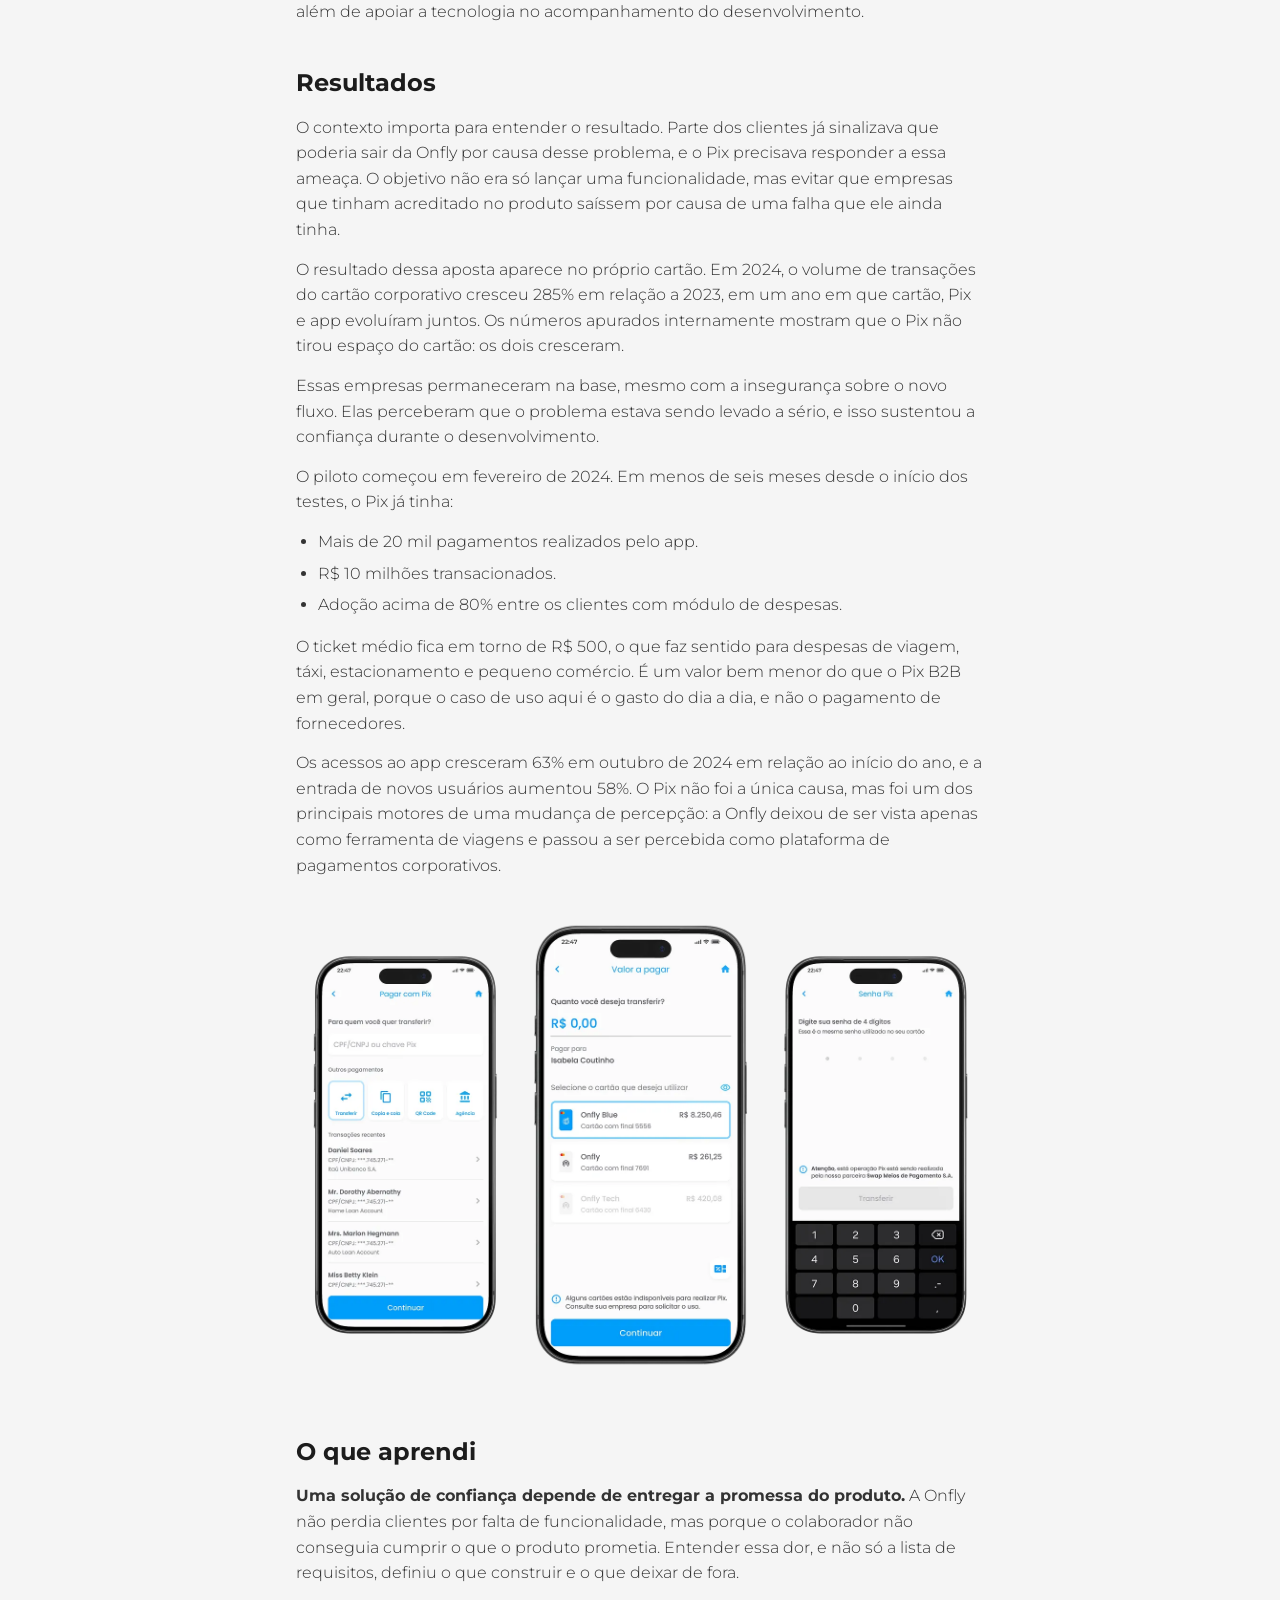
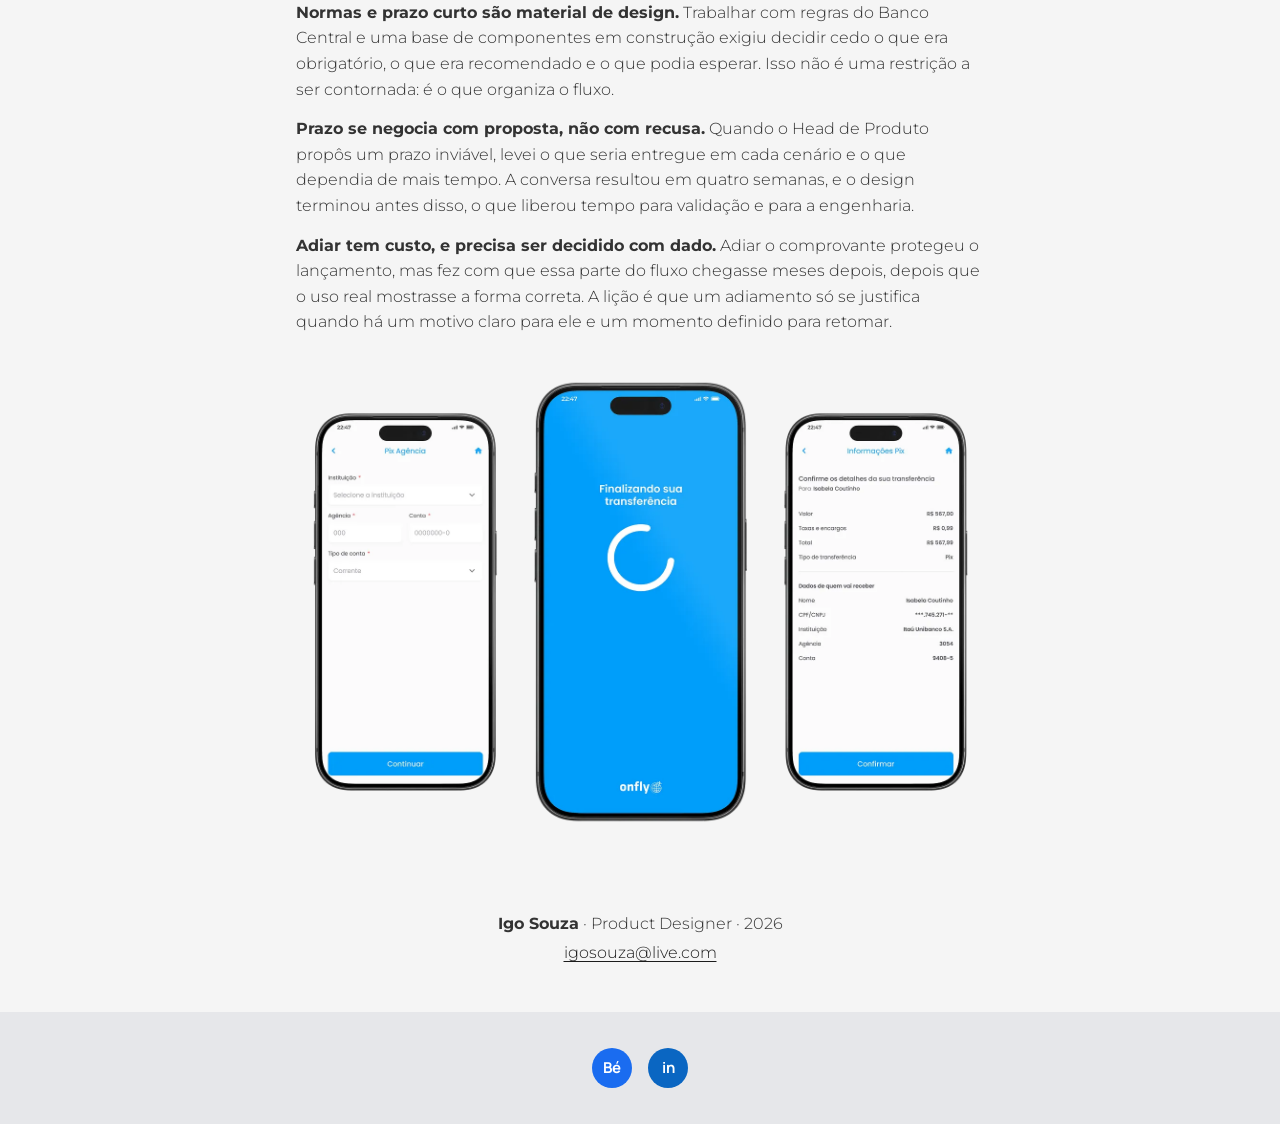
<file: pix.html>
<!DOCTYPE html>
<html lang="pt-BR">
<head>
  <meta charset="UTF-8">
  <meta name="viewport" content="width=device-width, initial-scale=1.0">
  <title>Pix Corporativo na Onfly | Igo Souza</title>
  <link rel="preconnect" href="https://fonts.googleapis.com">
  <link rel="preconnect" href="https://fonts.gstatic.com" crossorigin>
  <link href="https://fonts.googleapis.com/css2?family=Manrope:wght@300;400;600;700;800&family=Montserrat:ital,wght@0,300;0,400;0,600;0,700;1,400;1,600&display=swap" rel="stylesheet">
  <link rel="stylesheet" href="assets/css/style.css">
</head>
<body class="case-page">

  <header class="header" id="site-header">
    <nav class="nav">
      <div class="nav-left">
        <a class="link" href="index.html">Igo Souza</a>
        <a class="link active" href="index.html#projetos">Projetos</a>
      </div>
      <div class="nav-right">
        <a class="link desk-only" href="assets/curriculo-igo-souza.pdf" target="_blank" rel="noopener">Currículo</a>
        <a class="social-btn" href="https://www.behance.net/igoreiz" target="_blank" rel="noopener" aria-label="Behance">Bé</a>
        <a class="social-btn li" href="https://www.linkedin.com/in/igodsouza/" target="_blank" rel="noopener" aria-label="LinkedIn">in</a>
        <button class="menu-toggle" aria-label="Abrir menu" aria-expanded="false"><span></span></button>
      </div>
    </nav>
    <div class="mobile-menu">
      <a href="index.html">Igo Souza</a>
      <a href="index.html#projetos">Projetos</a>
      <a href="assets/curriculo-igo-souza.pdf" target="_blank" rel="noopener">Currículo</a>
      <div class="mobile-social">
        <a class="social-btn" href="https://www.behance.net/igoreiz" target="_blank" rel="noopener" aria-label="Behance">Bé</a>
        <a class="social-btn li" href="https://www.linkedin.com/in/igodsouza/" target="_blank" rel="noopener" aria-label="LinkedIn">in</a>
      </div>
    </div>
  </header>

  <main class="container case">
    <section class="case-hero">
      <h1>Pix Corporativo <br class="desk-br">na Onfly:</h1>
      <p>Como um problema de confiança virou <br class="desk-br">R$ 10 milhões em menos de seis meses</p>
    </section>

    <img class="case-cover" src="assets/img/case-pix-1.webp" alt="Telas do Pix Corporativo na Onfly">

    <h2>Uma promessa que não se cumpria</h2>
    <p>A Onfly nasceu para eliminar o reembolso da vida do viajante corporativo. O colaborador usa o cartão da empresa, ninguém tira dinheiro do próprio bolso e a gestão de despesas acontece sem planilha. O cartão pré-pago, físico e virtual, era a base dessa promessa.</p>
    <p>Essa base tinha uma falha. O colaborador não conseguia pagar o que o cartão não alcançava: um táxi, um estacionamento, um pequeno fornecedor sem maquininha. Para as empresas, o problema se agravou quando o saque por cartão foi inicialmente interrompido e, depois, teve o valor e a frequência reduzidos por CNPJ. Na prática, isso inviabilizava o uso do recurso da empresa por vários usuários. As pessoas voltavam a usar dinheiro próprio, e a empresa voltava às planilhas e aos reembolsos.</p>
    <p>Foi nesse cenário que a pressão veio das empresas que atendíamos. Clientes estratégicos começaram a sinalizar que poderiam sair. O problema não era técnico: era de confiança. A Onfly tinha prometido eliminar o reembolso e, naquele momento, não entregava isso em todos os casos de uso.</p>

    <h2>O comportamento mostrou o caminho</h2>
    <p>Antes de propor uma solução, precisávamos entender o problema. Nas sessões de discovery com Produto e Sucesso do Cliente, um padrão apareceu com frequência: vários colaboradores já pagavam despesas corporativas via Pix usando contas pessoais e depois pediam reembolso. Ninguém tinha pedido isso à Onfly. As pessoas tinham encontrado uma solução improvisada que funcionava.</p>
    <p>Essa descoberta foi importante porque mudou a pergunta. Em vez de "como fazemos Pix?", a pergunta passou a ser "por que as pessoas resolviam isso fora do produto?". A resposta mostrou que faltava uma forma de usar o saldo corporativo com a mesma rastreabilidade de qualquer outra despesa.</p>
    <p>A proposta foi validada com stakeholders, clientes e engenharia em poucos dias e virou prioridade, com prazo total de menos de 90 dias.</p>

    <h2>Pix corporativo não é Pix pessoal</h2>
    <p>Antes de desenhar qualquer tela, era preciso entender a diferença entre os dois produtos. O Pix pessoal é pensado para a pessoa movimentar o próprio dinheiro.</p>
    <p>O Pix corporativo acontece dentro de uma empresa cliente da Onfly: mesmo quando o colaborador é quem paga, o dinheiro pertence à empresa, e a operação é de saída (cash-out). Não existe recebimento na conta.</p>
    <p>Essa diferença muda o que o usuário precisa ver, o que precisa confirmar e como a despesa precisa ser rastreada.</p>
    <img class="case-img" src="assets/img/case-pix-2.webp" alt="Cartão e celular com o Pix corporativo">

    <h2>O risco de canibalizar o cartão</h2>
    <p>Com o Pix, havia um risco estratégico que precisava ser discutido de frente. O cartão corporativo era o produto da Onfly que mais estava em foco, e a preocupação inicial era que o Pix canibalizasse o cartão e desviasse a atenção do que já funcionava.</p>
    <p>Essa preocupação foi debatida com o time. Ao refletir sobre as duas soluções, concluímos que o risco valia a pena, porque os produtos resolvem necessidades diferentes. O cartão cobre compras com maquininha e gastos recorrentes, enquanto o Pix cobre o pagamento imediato, sem maquininha e sem adquirente.</p>

    <h2>O desafio de design: sem sistema e com normas</h2>
    <p>O app da Onfly era novo. Não havia biblioteca de componentes nem design system consolidado, e cada tela era uma decisão do zero.</p>
    <p>Minha primeira decisão foi não esperar um design system para começar. Mapeei a linguagem visual da marca a partir do site, das comunicações e do produto web e montei uma micro base no Figma, com tipografia, cores, espaçamentos e componentes mínimos. A prioridade foi ter poucos componentes bem definidos, em vez de muitos improvisados.</p>
    <p>Sobre essa base, desenhei os componentes específicos do Pix: leitura de QR Code, inputs para cada tipo de chave (CPF, CNPJ, telefone, e-mail e chave aleatória), fluxo de confirmação, validação por PIN, tela de limites e comprovante.</p>
    <p>Esse trabalho aconteceu dentro de normas pré-estabelecidas pelo Banco Central e de um prazo curto. Ou seja, as regras não eram um item da lista de requisitos a ser cumprido no fim: elas faziam parte do material de design desde o início.</p>
    <img class="case-img" src="assets/img/case-pix-3.webp" alt="Base de componentes e telas do Pix">

    <h2>Decisões centrais</h2>
    <p>Algumas decisões definiram o fluxo. Cada uma tinha um motivo de negócio, uma restrição e um custo.</p>
    <p><strong>Autenticação em todo pagamento.</strong> O Banco Central exige que o Pix seja autenticado, e a Onfly adotou o PIN em todos os pagamentos, sem exceção de valor. A pressão de conversão era real, porque cada passo a mais reduz a taxa de conclusão. Mesmo assim, o PIN protege dois riscos específicos da operação corporativa: o uso indevido do saldo da empresa por alguém que pegou o celular e a pressão externa sobre o colaborador. O desafio de design foi tornar a confirmação compreensível, para que o usuário a entendesse como proteção, e não como burocracia.</p>
    <p><strong>Comprovante fiscal adiado.</strong> A decisão inicial foi não exigir o anexo do comprovante fiscal no momento do Pix. Ainda não estava claro como as empresas usariam esse comprovante, e exigi-lo no primeiro lançamento criaria atrito justamente no caso de uso que motivou o projeto. Para um primeiro momento, validar o uso básico era mais importante do que fechar toda a conciliação. Meses depois, a partir do uso real, o anexo entrou no próprio fluxo do Pix: o usuário anexa o comprovante uma vez, na hora do pagamento, e ele segue junto com a transação para o relatório.</p>
    <p><strong>Pix somente no mobile.</strong> A versão web foi considerada e descartada nessa fase. O público principal eram colaboradores em campo, visitando clientes e fornecedores no interior, onde o pagamento sem cartão faz diferença de verdade. Uma versão web aumentaria o escopo sem resolver o problema central, que estava no momento da despesa e no celular.</p>
    <img class="case-img" src="assets/img/case-pix-4.webp" alt="Fluxo de pagamento Pix em telas">

    <h2>Estados de erro</h2>
    <p>Os estados de erro foram mapeados no planejamento, a partir das diretrizes do Banco Central para o Pix. Eles incluem saldo insuficiente, conta do recebedor indisponível ou inexistente, falha técnica, tempo esgotado e pagamento em processamento. A regra de design foi a mesma em todos: dizer o que aconteceu, por que aconteceu e qual é o próximo passo.</p>

    <h2>Validação</h2>
    <p>A validação aconteceu etapa por etapa, principalmente entre design, produto e engenharia, e usou diferentes formatos:</p>
    <ul>
      <li><strong>Dogfooding:</strong> uso do próprio produto pelo time no dia a dia.</li>
      <li><strong>Teste de guerrilha interno:</strong> testes rápidos com colegas de outras áreas, para observar a primeira reação ao fluxo.</li>
      <li><strong>Validação cruzada:</strong> colegas testando fluxos que não tinham acompanhado de perto.</li>
      <li><strong>Dry run:</strong> simulação completa da jornada, incluindo cenários de erro, antes do lançamento.</li>
      <li><strong>Primeira fila:</strong> uso por um grupo selecionado de usuários reais antes da abertura geral.</li>
    </ul>
    <p>Os resultados de cada etapa orientaram ajustes antes de avançar. Após o lançamento, não tivemos nenhum retorno negativo sobre a experiência.</p>
    <p><strong>Usabilidade.</strong> Utilizamos tudo o que o Banco Central pediu para a criação da experiência. Houve grande preocupação com a hierarquia de informações e com a construção do fluxo, para que os usuários tivessem uma experiência fluida e intuitiva.</p>
    <img class="case-img" src="assets/img/case-pix-5.webp" alt="Telas validadas do Pix">

    <h2>Colaboração e negociação de prazo</h2>
    <p>Fui o único designer do projeto e responsável por todas as decisões de design. Trabalhei em contato constante com o PM e os responsáveis pela engenharia: conversamos, debatemos o escopo e o que estava sendo construído, e acompanhei o desenvolvimento validando a implementação. A colaboração deles sobre o fluxo e o design foi menor, já que essa responsabilidade ficou comigo.</p>
    <p>O maior ponto de tensão foi com o Head de Produto, que propôs um prazo curto demais. Após conversarmos, consegui ampliar o prazo de design de uma para quatro semanas. O design ficou pronto em duas semanas e meia, o que também deu mais tempo para a engenharia. O tempo restante foi usado para validar e testar o projeto, além de apoiar a tecnologia no acompanhamento do desenvolvimento.</p>

    <h2>Resultados</h2>
    <p>O contexto importa para entender o resultado. Parte dos clientes já sinalizava que poderia sair da Onfly por causa desse problema, e o Pix precisava responder a essa ameaça. O objetivo não era só lançar uma funcionalidade, mas evitar que empresas que tinham acreditado no produto saíssem por causa de uma falha que ele ainda tinha.</p>
    <p>O resultado dessa aposta aparece no próprio cartão. Em 2024, o volume de transações do cartão corporativo cresceu 285% em relação a 2023, em um ano em que cartão, Pix e app evoluíram juntos. Os números apurados internamente mostram que o Pix não tirou espaço do cartão: os dois cresceram.</p>
    <p>Essas empresas permaneceram na base, mesmo com a insegurança sobre o novo fluxo. Elas perceberam que o problema estava sendo levado a sério, e isso sustentou a confiança durante o desenvolvimento.</p>
    <p>O piloto começou em fevereiro de 2024. Em menos de seis meses desde o início dos testes, o Pix já tinha:</p>
    <ul>
      <li>Mais de 20 mil pagamentos realizados pelo app.</li>
      <li>R$ 10 milhões transacionados.</li>
      <li>Adoção acima de 80% entre os clientes com módulo de despesas.</li>
    </ul>
    <p>O ticket médio fica em torno de R$ 500, o que faz sentido para despesas de viagem, táxi, estacionamento e pequeno comércio. É um valor bem menor do que o Pix B2B em geral, porque o caso de uso aqui é o gasto do dia a dia, e não o pagamento de fornecedores.</p>
    <p>Os acessos ao app cresceram 63% em outubro de 2024 em relação ao início do ano, e a entrada de novos usuários aumentou 58%. O Pix não foi a única causa, mas foi um dos principais motores de uma mudança de percepção: a Onfly deixou de ser vista apenas como ferramenta de viagens e passou a ser percebida como plataforma de pagamentos corporativos.</p>
    <img class="case-img" src="assets/img/case-pix-6.webp" alt="Telas finais do Pix Corporativo">

    <h2>O que aprendi</h2>
    <p><strong>Uma solução de confiança depende de entregar a promessa do produto.</strong> A Onfly não perdia clientes por falta de funcionalidade, mas porque o colaborador não conseguia cumprir o que o produto prometia. Entender essa dor, e não só a lista de requisitos, definiu o que construir e o que deixar de fora.</p>
    <p><strong>Normas e prazo curto são material de design.</strong> Trabalhar com regras do Banco Central e uma base de componentes em construção exigiu decidir cedo o que era obrigatório, o que era recomendado e o que podia esperar. Isso não é uma restrição a ser contornada: é o que organiza o fluxo.</p>
    <p><strong>Prazo se negocia com proposta, não com recusa.</strong> Quando o Head de Produto propôs um prazo inviável, levei o que seria entregue em cada cenário e o que dependia de mais tempo. A conversa resultou em quatro semanas, e o design terminou antes disso, o que liberou tempo para validação e para a engenharia.</p>
    <p><strong>Adiar tem custo, e precisa ser decidido com dado.</strong> Adiar o comprovante protegeu o lançamento, mas fez com que essa parte do fluxo chegasse meses depois, depois que o uso real mostrasse a forma correta. A lição é que um adiamento só se justifica quando há um motivo claro para ele e um momento definido para retomar.</p>
    <img class="case-img" src="assets/img/case-pix-7.webp" alt="Telas finais do Pix Corporativo">

    <p class="case-footer"><strong>Igo Souza</strong> · Product Designer · 2026<br>
      <a href="mailto:igosouza@live.com">igosouza@live.com</a></p>
  </main>

  <footer class="footer">
    <div class="socials">
      <a class="social-btn" href="https://www.behance.net/igoreiz" target="_blank" rel="noopener" aria-label="Behance">Bé</a>
      <a class="social-btn li" href="https://www.linkedin.com/in/igodsouza/" target="_blank" rel="noopener" aria-label="LinkedIn">in</a>
    </div>
  </footer>

  <script src="assets/js/main.js" defer></script>
</body>
</html>
</file>
<file: assets/css/style.css>
:root {
  --bg: #f5f5f5;
  --dark: #1c1c1c;
  --text: #1c1c1c;
  --muted: #6b6b6b;
  --card: #ffffff;
  --btn: #1f5c7c;
  --bar: #f1f1f1;
  --blue: #1a6cf0;
  --linkedin: #0a66c2;
  --content: 720px;
}

* { box-sizing: border-box; margin: 0; padding: 0; }

html { background: var(--bg); }

/* Typefaces: Manrope for the interface, Montserrat for case body text only */
body {
  font-family: "Manrope", sans-serif;
  font-weight: 400;
  background: var(--bg);
  color: var(--text);
  line-height: 1.6;
}

img { display: block; max-width: 100%; }
a { color: inherit; text-decoration: none; }
button { font: inherit; }

/* Content column: 720px wide, centred */
.container {
  width: 100%;
  max-width: var(--content);
  margin: 0 auto;
}

/* ---------- Floating header ---------- */
.header {
  position: sticky;
  top: 16px;
  z-index: 10;
  width: 100%;
  max-width: var(--content);
  margin: 16px auto 0;
  transition: transform .3s ease;
}
.header.is-hidden { transform: translateY(calc(-100% - 16px)); }

.nav {
  display: flex; align-items: center; justify-content: space-between;
  background: #fff; border-radius: 999px; height: 56px; padding: 0 24px;
  box-shadow: 0 4px 18px rgba(0,0,0,.08);
}
.nav-left, .nav-right { display: flex; align-items: center; gap: 24px; }

/* Menu links: 16px Manrope Regular, bold on hover and when active (no colour change) */
.nav a.link { font-size: 16px; font-weight: 400; }
.nav a.link.active { font-weight: 700; }
.nav a.link:hover { font-weight: 700; }

.social-btn {
  width: 32px; height: 32px; border-radius: 8px; display: inline-grid; place-items: center;
  background: var(--blue); color: #fff; font-weight: 700; font-size: 13px;
}
.social-btn.li { background: var(--linkedin); }
/* 8px between the two header social buttons; Currículo keeps its 24px gap */
.nav-right .social-btn + .social-btn { margin-left: -16px; }

/* Hamburger: hidden on desktop */
.menu-toggle {
  display: none;
  width: 32px; height: 32px; background: none; border: 0; cursor: pointer;
  position: relative;
}
.menu-toggle span,
.menu-toggle span::before,
.menu-toggle span::after {
  position: absolute; left: 6px; width: 20px; height: 2px; background: var(--text); content: "";
}
.menu-toggle span { top: 15px; }
.menu-toggle span::before { top: -6px; left: 0; }
.menu-toggle span::after { top: 6px; left: 0; }

/* Mobile panel: hidden on desktop */
.mobile-menu { display: none; }
.mobile-menu.open {
  display: flex; flex-direction: column; gap: 16px; align-items: flex-end; text-align: right;
  position: absolute; top: calc(100% + 8px); right: 24px; min-width: 200px;
  background: #fff; border-radius: 20px; padding: 20px 24px;
  box-shadow: 0 4px 18px rgba(0,0,0,.08);
}
.mobile-menu a { font-size: 16px; font-weight: 400; text-align: right; font-family: "Manrope", sans-serif; }
.mobile-menu a:hover { font-weight: 700; }
.mobile-social { display: none; gap: 8px; justify-content: flex-end; }
.mobile-social .social-btn { width: 36px; height: 36px; font-size: 14px; }

/* ---------- Home hero: photo 496 x 435 on the left, text on the right ---------- */
.hero {
  position: relative;
  height: 435px;
  margin-top: 48px;
}
.hero picture { display: contents; }
.hero-img {
  position: absolute; left: 0; top: 0;
  width: 496px; height: 435px; object-fit: cover; object-position: center top;
}
.hero-text {
  position: absolute; right: 0; top: 120px;
  width: 460px; text-align: right;
}
.hero-text h1 { font-size: 72px; line-height: 1; font-weight: 700; letter-spacing: -1px; white-space: nowrap; }
.hero-text h2 { font-size: 22px; font-weight: 700; margin-top: 4px; }
.hero-text p { color: var(--muted); font-size: 16px; font-weight: 400; margin-top: 14px; margin-left: auto; }

/* ---------- "Sobre mim": full-width band, text column is 720px ---------- */
.about { background: var(--dark); color: #fff; }
.about-inner { max-width: var(--content); margin: 0 auto; padding: 32px 0; }
.about h3 { font-size: 24px; font-weight: 600; margin-bottom: 12px; }
.about p { font-size: 14px; font-weight: 400; line-height: 1.6; opacity: .92; margin-bottom: 12px; }

/* ---------- Projects ---------- */
.projects { padding: 0 0 16px; }
.section-title { font-size: 24px; font-weight: 600; margin: 48px 0 24px; }

/* Banner: 720 x 600, as in the reference */
.project-card {
  width: 100%; max-width: var(--content); height: 600px;
  margin: 0 auto 32px;
  background: var(--card);
  border-radius: 24px;
  box-shadow: 0 6px 24px rgba(0,0,0,.08);
  padding: 40px;
  display: flex; flex-direction: column; justify-content: space-between;
}
/* Image and text block fill the space above the footer bar; content sits at the top */
.project-body {
  flex: 1;
  display: grid; grid-template-columns: 1fr 1fr; gap: 32px; align-items: start;
}
.project-body img {
  width: 100%; height: auto; max-height: 340px; object-fit: contain;
}
.project-tag { font-size: 24px; font-weight: 700; }
.project-text h3 {
  font-size: 40px; line-height: 1.15; font-weight: 800;
  margin: 12px 0 16px; letter-spacing: -.3px;
}
.project-text p.project-desc { font-size: 16px; font-weight: 300; line-height: 1.5; color: var(--text); }

.project-footer {
  display: flex; align-items: center; justify-content: space-between;
  background: var(--bar); border-radius: 16px; height: 84px; padding: 0 24px;
}
/* Logos are 150px wide on desktop; Go Now becomes 59px tall automatically */
.project-footer img.logo { width: 150px; height: auto; }
.btn-leia {
  display: inline-block; text-align: center;
  font-family: "Manrope", sans-serif;
  background: var(--btn); color: #fff;
  padding: 0 40px; height: 48px; line-height: 48px;
  border-radius: 999px; font-size: 16px; font-weight: 700;
}
.btn-leia:hover { font-weight: 800; }

/* ---------- Contact line (home) ---------- */

/* ---------- Case study pages ---------- */
.case { padding: 0 16px; }
.case-hero { text-align: center; padding: 56px 0 20px; }
.case-hero h1 {
  font-family: "Manrope", sans-serif;
  font-size: 64px; line-height: 1.08; font-weight: 700; letter-spacing: -.8px;
}
.case-hero p {
  font-family: "Manrope", sans-serif;
  color: var(--muted); font-size: 20px; font-weight: 400; margin-top: 12px;
}
.case-cover { width: 100%; border-radius: 20px; margin: 20px 0 40px; }

/* Case section titles: Montserrat Bold 24px */
.case h2 {
  font-family: "Montserrat", sans-serif;
  font-size: 24px; font-weight: 700; margin: 40px 0 12px;
}
/* Case body text: Montserrat Light 16px */
.case p,
.case li {
  font-family: "Montserrat", sans-serif;
  font-size: 16px; font-weight: 300; color: #333; margin-bottom: 14px;
}
.case ul { margin: 8px 0 16px 22px; }
.case li { margin-bottom: 6px; }
.quote {
  font-family: "Montserrat", sans-serif;
  text-align: center; font-size: 20px; font-style: italic; font-weight: 600;
  line-height: 1.4; max-width: 560px; margin: 36px auto;
}
.case-img { width: 100%; border-radius: 16px; margin: 20px 0; }
.case-footer {
  font-family: "Manrope", sans-serif;
  text-align: center; padding: 40px 0 20px; color: var(--muted);
  font-size: 14px; font-weight: 400; line-height: 1.8;
}
.case-footer strong { font-weight: 700; }
.case-footer a { color: var(--text); text-decoration: underline; text-underline-offset: 3px; }

/* ---------- Footer ---------- */
.footer { background: #e6e7ea; padding: 36px 0; margin-top: 24px; text-align: center; }
.footer .socials { display: flex; justify-content: center; gap: 16px; }
.footer .social-btn { width: 40px; height: 40px; border-radius: 50%; font-size: 15px; }

/* ---------- Mobile ---------- */
@media (max-width: 760px) {
  .header { max-width: none; margin-top: 12px; padding: 0 24px; }
  .nav { width: fit-content; height: 56px; padding: 0 12px; margin-left: auto; }
  .nav-left, .nav-right .link, .nav-right .social-btn { display: none; }
  .nav-right { gap: 0; }
  .menu-toggle { display: block; }
  .mobile-social { display: flex; }

  /* Hero: title, subtitle, description, then the photo. Sizes as in the reference. */
  .hero { height: auto; margin-top: 32px; display: flex; flex-direction: column; }
  .hero-text {
    position: static; width: auto; order: 1;
    text-align: center; padding: 0 48px;
  }
  .hero-text h1 { font-size: 64px; font-weight: 800; line-height: 1.05; white-space: nowrap; }
  .hero-text h2 { font-size: 24px; font-weight: 800; margin-top: 8px; white-space: nowrap; }
  .hero-text h2 + p { margin-top: 32px; }
  .hero-text p { font-size: 14px; font-weight: 400; }
  .hero-text p + p { margin-top: 16px; }
  .hero-text br.desk-br { display: none; }

  .hero picture { display: block; order: 2; margin-top: 24px; }
  .hero-img { position: static; width: 100%; height: auto; }

  .about-inner { padding: 24px; }
  .about h3 { font-size: 24px; font-weight: 600; }

  .projects { padding: 0 24px 24px; }
  .section-title { margin: 24px 0 24px; }

  /* Banners on mobile: photo, tag, title, description, button. Logo bar is hidden. */
  .project-card { height: auto; padding: 24px; margin-bottom: 24px; }
  .project-body { grid-template-columns: 1fr; gap: 16px; }
  .project-body img { max-height: 300px; }
  .project-tag { font-size: 16px; font-weight: 700; }
  .project-text h3 { font-size: 36px; font-weight: 800; }
  .project-text p.project-desc { font-size: 16px; font-weight: 700; }
  .project-footer { background: none; height: auto; padding: 0; margin-top: 20px; }
  .project-footer img.logo { display: none; }
  .btn-leia { width: 100%; height: 52px; line-height: 52px; }


  /* Case pages on mobile: no floating menu in the flow, title sits 64px from the top */
  body.case-page .header { margin-bottom: -68px; }
  body.case-page .case-hero { padding-top: 64px; }
  body.case-page .case-hero br.desk-br { display: none; }
  body.case-page .case-hero p { text-wrap: balance; }
  .case { padding: 0 24px; }
}
</file>
